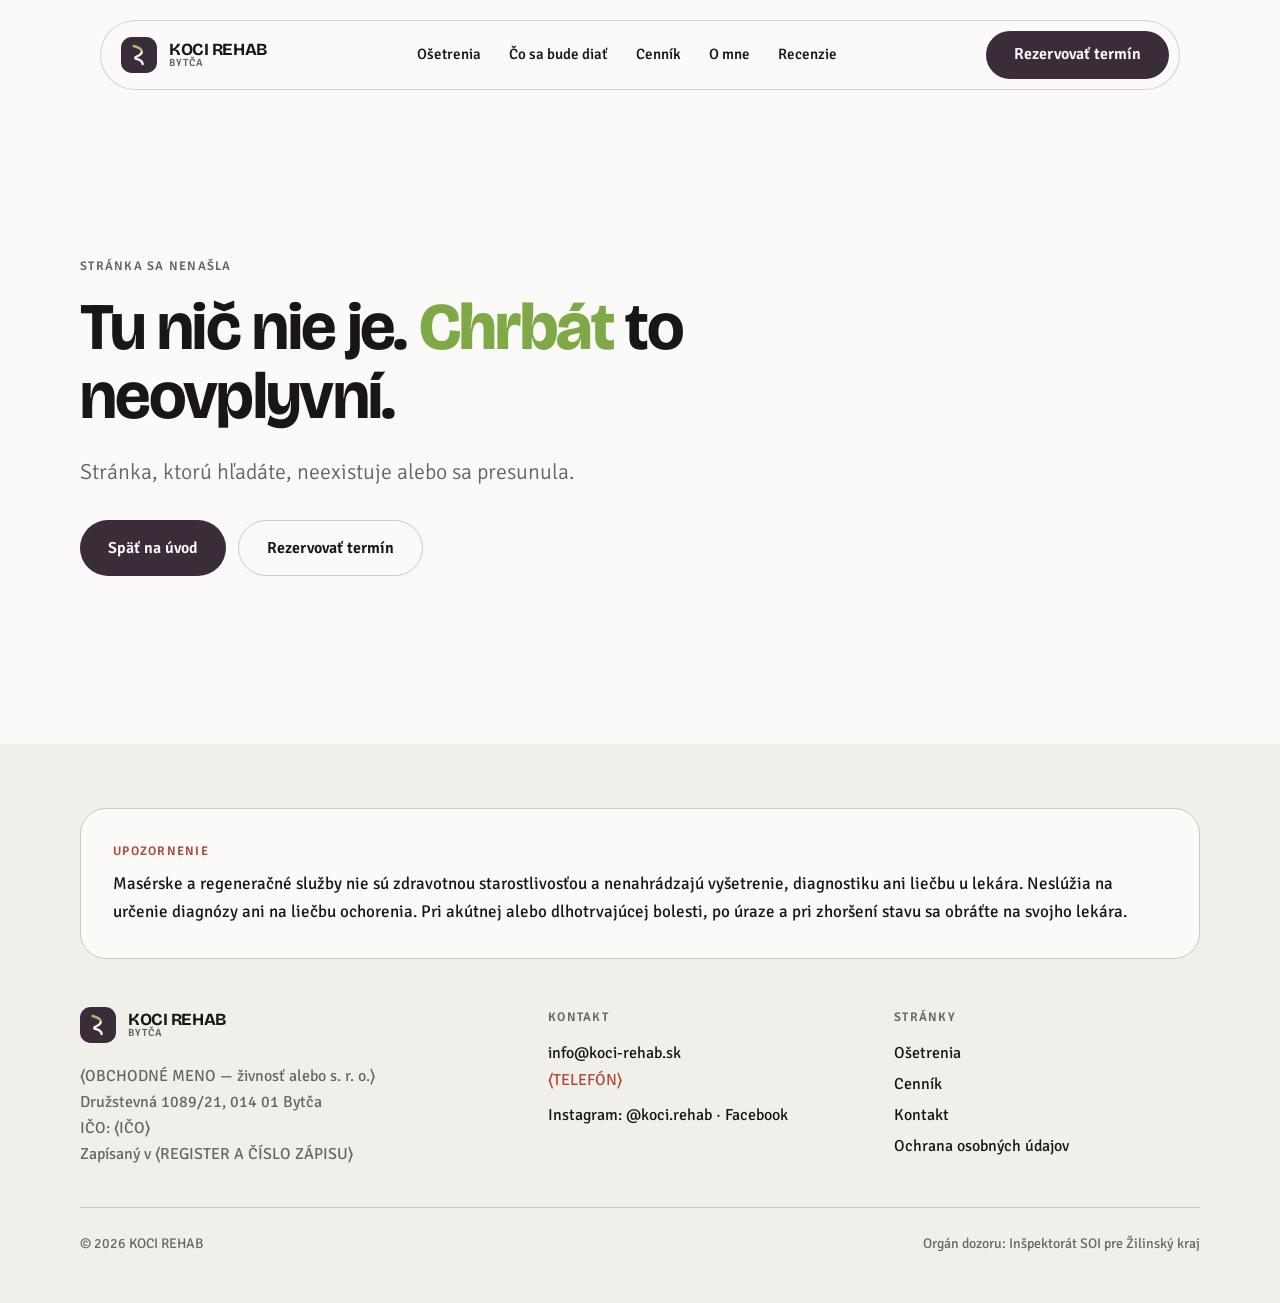
<file: index.html>
<!DOCTYPE html><html lang="sk"><head><meta charSet="utf-8"/><meta name="viewport" content="width=device-width, initial-scale=1"/><link rel="preload" as="image" href="/assets/miestnost-DCXzS1XY.jpg"/><link rel="stylesheet" href="/assets/styles-DVFn7D5O.css" data-precedence="default"/><link rel="stylesheet" href="https://fonts.googleapis.com/css2?family=Bricolage+Grotesque:opsz,wght@12..96,400..800&amp;family=Signika:wght@300;400;500;600;700&amp;display=swap" data-precedence="default"/><title>Bolesť chrbta Bytča — masáž chrbta a regenerácia | KOCI REHAB</title><meta name="author" content="KOCI REHAB"/><meta property="og:site_name" content="KOCI REHAB"/><meta name="description" content="Masáž chrbta v Bytči. Hodina, počas ktorej prejdeme, čo vás trápi, a uvoľníme to. Dopredu viete, čo sa bude diať aj koľko to stojí."/><meta property="og:title" content="Bolesť chrbta Bytča — masáž chrbta a regenerácia | KOCI REHAB"/><meta property="og:description" content="Masáž chrbta v Bytči. Hodina, počas ktorej prejdeme, čo vás trápi, a uvoľníme to. Dopredu viete, čo sa bude diať aj koľko to stojí."/><meta property="og:type" content="website"/><meta property="og:locale" content="sk_SK"/><meta name="twitter:card" content="summary_large_image"/><meta name="twitter:title" content="Bolesť chrbta Bytča — masáž chrbta a regenerácia | KOCI REHAB"/><meta name="twitter:description" content="Masáž chrbta v Bytči. Hodina, počas ktorej prejdeme, čo vás trápi, a uvoľníme to. Dopredu viete, čo sa bude diať aj koľko to stojí."/><link rel="modulepreload" href="/assets/index-Bzqu0JSJ.js"/><link rel="modulepreload" href="/assets/routes-Bjva4NBs.js"/><link rel="modulepreload" href="/assets/detaily-SzGJUnUM.js"/><link rel="modulepreload" href="/assets/miestnost-CCGuHum9.js"/><link rel="icon" href="/favicon.png" type="image/png"/><meta name="robots" content="noindex, nofollow"/><link rel="preconnect" href="https://fonts.googleapis.com"/><link rel="preconnect" href="https://fonts.gstatic.com" crossorigin="anonymous"/><script>document.documentElement.classList.add('js')</script><script type="application/ld+json">{"@context":"https://schema.org","@type":"LocalBusiness","name":"KOCI REHAB","description":"Masérske a regeneračné služby zamerané na chrbát a pohybový aparát.","email":"info@koci-rehab.sk","address":{"@type":"PostalAddress","streetAddress":"Družstevná 1089/21","postalCode":"014 01","addressLocality":"Bytča","addressCountry":"SK"}}</script><script type="application/ld+json">{"@context":"https://schema.org","@type":"FAQPage","mainEntity":[{"@type":"Question","name":"Bude to bolieť?","acceptedAnswer":{"@type":"Answer","text":"Pri uvoľňovaní stiahnutého svalu je tlak cítiť a môže byť nepríjemný. Vždy vopred poviem, čo idem robiť, a kedykoľvek môžete povedať, aby som prestal."}},{"@type":"Question","name":"Koľkokrát budem musieť prísť?","acceptedAnswer":{"@type":"Answer","text":"Spravidla päť sedení, ale presný počet je individuálny. Po prvom sedení vám poviem, čo si o tom myslím."}},{"@type":"Question","name":"Čo si mám obliecť?","acceptedAnswer":{"@type":"Answer","text":"Pohodlné oblečenie, v ktorom sa viete hýbať."}},{"@type":"Question","name":"Mám priniesť lekárske správy?","acceptedAnswer":{"@type":"Answer","text":"Ak ich máte, prineste. Pomôže mi to zorientovať sa — ale nenahrádza to vyšetrenie u lekára."}},{"@type":"Question","name":"Je to vhodné pre deti alebo pre starších?","acceptedAnswer":{"@type":"Answer","text":"Áno, pre deti aj dôchodcov je zvýhodnená cena. Pri deťoch sa vždy najprv rozprávame s rodičom."}},{"@type":"Question","name":"Môžem prísť preventívne, keď ma nič nebolí?","acceptedAnswer":{"@type":"Answer","text":"Áno a je to najlepší dôvod prísť. Pri preventívnej návšteve je práce menej a výsledok vydrží dlhšie."}},{"@type":"Question","name":"Čo ak mám akútnu bolesť?","acceptedAnswer":{"@type":"Answer","text":"Zavolajte. Povieme si po telefóne, či má zmysel prísť hneď, alebo najprv k lekárovi."}}]}</script><meta property="og:image" content="https://pub-bb2e103a32db4e198524a2e9ed8f35b4.r2.dev/lovp_61adejw85m9a0v0zsjh27c3vh3/a80eacad7b81d53045d0ef389733400b_1791509044679.png"><meta name="twitter:image" content="https://pub-bb2e103a32db4e198524a2e9ed8f35b4.r2.dev/lovp_61adejw85m9a0v0zsjh27c3vh3/a80eacad7b81d53045d0ef389733400b_1791509044679.png"></head><body><a href="#obsah" class="sr-only focus:not-sr-only focus:fixed focus:left-4 focus:top-4 focus:z-[90] focus:rounded-full focus:bg-papier focus:px-5 focus:py-3">Preskočiť na obsah</a><header class="fixed inset-x-0 top-5 z-50 hidden px-4 md:block"><nav aria-label="Hlavné menu" class="menu-pill mx-auto flex items-center justify-between gap-6 max-w-[1080px] py-2.5 pl-5 pr-2.5"><a class="flex items-center gap-3 active" aria-label="KOCI REHAB, úvod" href="/" data-status="active" aria-current="page"><svg viewBox="0 0 40 40" class="h-9 w-9" fill="none" aria-hidden="true"><rect width="40" height="40" rx="12" fill="var(--sliva)"></rect><path d="M14 10c6 1.5 9 3.5 9 6" stroke="var(--zelena-sv)" stroke-width="2.6" stroke-linecap="round"></path><path d="M23 17c0 2.5-3.5 4-7 5.5" stroke="var(--papier)" stroke-width="2.6" stroke-linecap="round"></path><path d="M16 24c4.5 1 8 3 8 6" stroke="var(--papier)" stroke-width="2.6" stroke-linecap="round"></path></svg><span class="leading-none"><span class="block font-display text-[17px] font-bold tracking-tight">KOCI REHAB</span><span class="stitok block text-[10.5px] text-seda">Bytča</span></span></a><ul class="flex items-center gap-1 text-[15px] font-medium"><li><a class="rounded-full px-3 py-2 transition-colors hover:bg-len" href="/osetrenia">Ošetrenia</a></li><li><a class="rounded-full px-3 py-2 transition-colors hover:bg-len" href="/co-sa-bude-diat">Čo sa bude diať</a></li><li><a class="rounded-full px-3 py-2 transition-colors hover:bg-len" href="/cennik">Cenník</a></li><li><a class="rounded-full px-3 py-2 transition-colors hover:bg-len" href="/kto-som">O mne</a></li><li><a class="rounded-full px-3 py-2 transition-colors hover:bg-len" href="/recenzie">Recenzie</a></li></ul><a class="btn btn-primar !h-12" href="/rezervacia">Rezervovať termín</a></nav></header><header class="fixed inset-x-0 top-3 z-50 px-3 md:hidden"><div class="menu-pill flex items-center justify-between px-3 py-2"><a class="flex items-center gap-3 active" aria-label="KOCI REHAB, úvod" href="/" data-status="active" aria-current="page"><svg viewBox="0 0 40 40" class="h-9 w-9" fill="none" aria-hidden="true"><rect width="40" height="40" rx="12" fill="var(--sliva)"></rect><path d="M14 10c6 1.5 9 3.5 9 6" stroke="var(--zelena-sv)" stroke-width="2.6" stroke-linecap="round"></path><path d="M23 17c0 2.5-3.5 4-7 5.5" stroke="var(--papier)" stroke-width="2.6" stroke-linecap="round"></path><path d="M16 24c4.5 1 8 3 8 6" stroke="var(--papier)" stroke-width="2.6" stroke-linecap="round"></path></svg><span class="leading-none"><span class="block font-display text-[17px] font-bold tracking-tight">KOCI REHAB</span><span class="stitok block text-[10.5px] text-seda">Bytča</span></span></a><button type="button" aria-expanded="false" aria-label="Menu" class="flex h-12 items-center gap-2 rounded-full px-4 font-medium">Menu <span class="plus"></span></button></div></header><div class="fixed inset-x-0 bottom-3 z-50 px-3 md:hidden"><div class="menu-pill p-1.5"><a class="btn btn-primar w-full" href="/rezervacia">Rezervovať termín</a></div></div><div class="prechod" aria-hidden="true"></div><main id="obsah"><!--$--><section class="obal flex min-h-screen items-center pb-14 pt-28 md:pt-32"><div class="grid w-full items-center gap-10 md:grid-cols-[1.2fr_1fr] md:gap-16"><div><p data-anim="true" class="stitok text-seda">Masérske a regeneračné služby · Bytča</p><h1 data-anim="nadpis" class="h1 mt-6">Bolí vás chrbát. <span class="zvyraz">Pozrieme sa prečo.</span></h1><p data-anim="true" style="--i:1" class="perex telo mt-7">Hodina, počas ktorej prejdeme, čo vás trápi, nájdeme, kde to viazne, a uvoľníme to. Dopredu viete, čo sa bude diať aj koľko to stojí.</p><div data-anim="true" style="--i:2" class="mt-9 flex flex-wrap gap-3"><a class="btn btn-primar" href="/rezervacia">Rezervovať termín <svg viewBox="0 0 24 24" class="h-5 w-5" fill="none" stroke="currentColor" stroke-width="1.25" stroke-linecap="round" stroke-linejoin="round" aria-hidden="true"><path d="M4 12h15M13 6l6 6-6 6"></path></svg></a><a href="#priebeh" class="btn btn-sek">Čo sa bude diať</a></div><dl data-anim="true" style="--i:3" class="mt-12 flex flex-wrap gap-x-10 gap-y-4 border-t border-linka pt-6"><div><dt class="stitok text-seda">Prvé sedenie</dt><dd class="cena mt-1">60 min · 90 €</dd></div><div><dt class="stitok text-seda">Pokračovanie</dt><dd class="cena mt-1">80 €</dd></div><div><dt class="stitok text-seda">Akútna bolesť</dt><dd class="mt-1 font-semibold text-tehla">Volajte, nepíšte</dd></div></dl></div><div class="relative mx-auto w-full max-w-[460px]"><figure class="aspect-[4/5]"><div data-anim="foto" class="overflow-hidden portret h-full"><img src="/assets/miestnost-DCXzS1XY.jpg" alt="Svetlá ošetrovňa s lehátkom pri okne" width="1280" height="1600" loading="eager" decoding="async" class="h-full w-full object-cover"/></div></figure><div class="absolute -bottom-5 left-6 rounded-full bg-papier px-6 py-3 shadow-[var(--shadow-soft)]"><p class="font-display text-[19px] font-semibold">Jozef Kocifaj</p></div></div></div></section><section class="obal sekcia pt-6"><div class="grid items-center gap-10 md:grid-cols-[1fr_1.2fr] md:gap-16"><figure class="order-2 aspect-[4/3] md:order-1"><div data-anim="foto" class="overflow-hidden rounded-[26px] h-full"><img src="/assets/detaily-B7zQPiTa.jpg" alt="Zrolované uteráky a fľaša oleja na drevenej poličke" width="1280" height="960" loading="lazy" decoding="async" class="h-full w-full object-cover"/></div><figcaption class="ilustr">Ilustračná fotografia.</figcaption></figure><div class="order-1 md:order-2"><h2 data-anim="nadpis" class="h2">Nesľubujem zázrak. Sľubujem, že budete <span class="zvyraz">vedieť, na čom ste.</span></h2><div class="telo mt-6 space-y-4"><p data-anim="true">Väčšina ľudí ku mne príde po tom, čo už skúsili tri iné veci. Preto nezačínam tým, čo urobím — začínam tým, že si prejdeme, odkedy to bolí, čo to zhoršuje a čo sa pri tom deje.</p><p data-anim="true" style="--i:1">Niekedy sa to uvoľní na prvom sedení. Niekedy to trvá päť sedení. A občas vám poviem, že toto patrí k lekárovi — aj keď to znamená, že u mňa neminiete ani euro.</p></div></div></div></section><section class="obal sekcia" id="problemy"><div class="mb-10 flex flex-wrap items-end justify-between gap-6"><h2 data-anim="nadpis" class="h2 max-w-[18ch]">S čím ku mne ľudia <span class="zvyraz">najčastejšie</span> chodia</h2><p class="text-seda">Vyberte vetu, ktorá sedí na vás.</p></div><div class="grid gap-4 sm:grid-cols-2 lg:grid-cols-3"><a data-anim="true" style="--i:0" class="karta karta-hover group flex min-h-[180px] flex-col justify-between p-7" href="/problem/sedenie"><span class="pruh pruh-rucne"></span><p class="font-display text-[23px] font-semibold leading-tight">„<!-- -->Bolí ma chrbát, keď dlho sedím<!-- -->.&quot;</p><span class="mt-6 inline-flex items-center gap-2 text-[16px] font-semibold text-seda transition-colors group-hover:text-atrament">Čo s tým urobíme<!-- --> <svg viewBox="0 0 24 24" class="h-5 w-5" fill="none" stroke="currentColor" stroke-width="1.25" stroke-linecap="round" stroke-linejoin="round" aria-hidden="true"><path d="M4 12h15M13 6l6 6-6 6"></path></svg></span></a><a data-anim="true" style="--i:1" class="karta karta-hover group flex min-h-[180px] flex-col justify-between p-7" href="/problem/rano"><span class="pruh pruh-rucne"></span><p class="font-display text-[23px] font-semibold leading-tight">„<!-- -->Ráno sa neviem narovnať<!-- -->.&quot;</p><span class="mt-6 inline-flex items-center gap-2 text-[16px] font-semibold text-seda transition-colors group-hover:text-atrament">Čo s tým urobíme<!-- --> <svg viewBox="0 0 24 24" class="h-5 w-5" fill="none" stroke="currentColor" stroke-width="1.25" stroke-linecap="round" stroke-linejoin="round" aria-hidden="true"><path d="M4 12h15M13 6l6 6-6 6"></path></svg></span></a><a data-anim="true" style="--i:2" class="karta karta-hover group flex min-h-[180px] flex-col justify-between p-7" href="/problem/kriz"><span class="pruh bg-tehla"></span><p class="font-display text-[23px] font-semibold leading-tight">„<!-- -->Strelilo mi do krížov<!-- -->.&quot;</p><span class="mt-6 inline-flex items-center gap-2 text-[16px] font-semibold text-seda transition-colors group-hover:text-atrament">Čo robiť hneď<!-- --> <svg viewBox="0 0 24 24" class="h-5 w-5" fill="none" stroke="currentColor" stroke-width="1.25" stroke-linecap="round" stroke-linejoin="round" aria-hidden="true"><path d="M4 12h15M13 6l6 6-6 6"></path></svg></span></a><a data-anim="true" style="--i:3" class="karta karta-hover group flex min-h-[180px] flex-col justify-between p-7" href="/problem/krk"><span class="pruh pruh-rucne"></span><p class="font-display text-[23px] font-semibold leading-tight">„<!-- -->Bolí ma krk a hlava<!-- -->.&quot;</p><span class="mt-6 inline-flex items-center gap-2 text-[16px] font-semibold text-seda transition-colors group-hover:text-atrament">Čo s tým urobíme<!-- --> <svg viewBox="0 0 24 24" class="h-5 w-5" fill="none" stroke="currentColor" stroke-width="1.25" stroke-linecap="round" stroke-linejoin="round" aria-hidden="true"><path d="M4 12h15M13 6l6 6-6 6"></path></svg></span></a><a data-anim="true" style="--i:4" class="karta karta-hover group flex min-h-[180px] flex-col justify-between p-7" href="/problem/sport"><span class="pruh pruh-rucne"></span><p class="font-display text-[23px] font-semibold leading-tight">„<!-- -->Športujem a niečo mi nesedí<!-- -->.&quot;</p><span class="mt-6 inline-flex items-center gap-2 text-[16px] font-semibold text-seda transition-colors group-hover:text-atrament">Čo s tým urobíme<!-- --> <svg viewBox="0 0 24 24" class="h-5 w-5" fill="none" stroke="currentColor" stroke-width="1.25" stroke-linecap="round" stroke-linejoin="round" aria-hidden="true"><path d="M4 12h15M13 6l6 6-6 6"></path></svg></span></a><a data-anim="true" style="--i:5" class="karta karta-hover group flex min-h-[180px] flex-col justify-between p-7" href="/problem/prevencia"><span class="pruh pruh-dlhodobo"></span><p class="font-display text-[23px] font-semibold leading-tight">„<!-- -->Nič ma nebolí, chcem to tak nechať<!-- -->.&quot;</p><span class="mt-6 inline-flex items-center gap-2 text-[16px] font-semibold text-seda transition-colors group-hover:text-atrament">Čo s tým urobíme<!-- --> <svg viewBox="0 0 24 24" class="h-5 w-5" fill="none" stroke="currentColor" stroke-width="1.25" stroke-linecap="round" stroke-linejoin="round" aria-hidden="true"><path d="M4 12h15M13 6l6 6-6 6"></path></svg></span></a></div></section><section id="priebeh" class="vlozena bg-sliva sekcia text-papier" data-vzdy="true"><div class="obal"><div class="grid gap-8 md:grid-cols-[1fr_1.3fr]"><div class="md:sticky md:top-32 md:self-start"><p class="stitok text-zelena-sv">Čo sa bude diať</p><h2 class="h2 mt-4 !text-papier">Úvodné sedenie, <span class="text-zelena-sv font-extrabold">minúta po minúte</span>.</h2><p class="mt-5 text-[17px] text-kamen">Takto spravidla vyzerá úvodné sedenie. Pri každom človeku sa to trochu líši.</p><div class="mt-8 rounded-[26px] bg-papier/5 p-6 ring-1 ring-papier/15"><p class="stitok text-zelena-sv">Čo si vziať so sebou</p><p class="mt-2 text-[17px]">Pohodlné oblečenie, v ktorom sa viete hýbať. Ak máte lekárske správy alebo snímky, prineste ich.</p></div></div><div class="relative"><svg class="osa absolute left-[11px] top-2 h-[calc(100%-16px)] w-[2px]" preserveAspectRatio="none" viewBox="0 0 2 100" aria-hidden="true"><path d="M1 0V100" stroke="var(--papier)" stroke-opacity=".18" stroke-width="2"></path><path d="M1 0V100" stroke="var(--zelena-sv)" stroke-width="2" pathLength="1" stroke-dasharray="1" stroke-dashoffset="1"></path></svg><ol class="space-y-9"><li class="osa-krok relative pl-12 zapnuty"><span class="absolute left-0 top-1.5 h-6 w-6 rounded-full border-2 transition-colors duration-500 border-zelena-sv bg-zelena-sv"></span><p class="stitok text-zelena-sv">Prvých 10 minút</p><h3 class="h3 mt-1 !text-papier">Rozprávame sa</h3><p class="mt-2 text-[18px] text-kamen telo">Poviete mi, čo vás bolí, odkedy, čo to zhoršuje a čo ste už skúšali. Nič si nevyzliekate.</p></li><li class="osa-krok relative pl-12 "><span class="absolute left-0 top-1.5 h-6 w-6 rounded-full border-2 transition-colors duration-500 border-papier/30 bg-sliva"></span><p class="stitok text-zelena-sv">10.–20. minúta</p><h3 class="h3 mt-1 !text-papier">Pozriem sa, ako sa hýbete</h3><p class="mt-2 text-[18px] text-kamen telo">Zhodnotím držanie tela a rozsah pohybu. Predklon, úklon, otočenie. Nájdeme, kde to viazne.</p></li><li class="osa-krok relative pl-12 "><span class="absolute left-0 top-1.5 h-6 w-6 rounded-full border-2 transition-colors duration-500 border-papier/30 bg-sliva"></span><p class="stitok text-zelena-sv">20.–45. minúta</p><h3 class="h3 mt-1 !text-papier">Ručná práca</h3><p class="mt-2 text-[18px] text-kamen telo">Uvoľnenie stiahnutých svalov, práca s chrbticou a kĺbmi. Poviem vopred, čo budem robiť, a kedykoľvek môžete povedať stop.</p></li><li class="osa-krok relative pl-12 "><span class="absolute left-0 top-1.5 h-6 w-6 rounded-full border-2 transition-colors duration-500 border-papier/30 bg-sliva"></span><p class="stitok text-zelena-sv">45.–55. minúta</p><h3 class="h3 mt-1 !text-papier">Cvičenie a pomôcky</h3><p class="mt-2 text-[18px] text-kamen telo">Podľa potreby strečing, fitlopta, veslovací prístroj alebo bankovanie.</p></li><li class="osa-krok relative pl-12 "><span class="absolute left-0 top-1.5 h-6 w-6 rounded-full border-2 transition-colors duration-500 border-papier/30 bg-sliva"></span><p class="stitok text-zelena-sv">Posledných 5 minút</p><h3 class="h3 mt-1 !text-papier">Čo ďalej</h3><p class="mt-2 text-[18px] text-kamen telo">Poviem vám, čo som našiel, čo s tým viete robiť doma a či má zmysel prísť znova.</p></li></ol><a class="btn btn-svetle mt-10 ml-12" href="/co-sa-bude-diat">Celý priebeh podrobne <svg viewBox="0 0 24 24" class="h-5 w-5" fill="none" stroke="currentColor" stroke-width="1.25" stroke-linecap="round" stroke-linejoin="round" aria-hidden="true"><path d="M4 12h15M13 6l6 6-6 6"></path></svg></a></div></div></div></section><section id="cennik" class="obal sekcia" data-vzdy="true"><div class="mb-10 flex flex-wrap items-end justify-between gap-6"><h2 class="h2 max-w-[20ch]">Cenník. <span class="zvyraz">Celý</span>, bez hviezdičiek.</h2><div class="flex gap-5 text-[15px] text-seda"><span class="flex items-center gap-2"><span class="h-2.5 w-2.5 rounded-full bg-zelena"></span>Ručné ošetrenia</span><span class="flex items-center gap-2"><span class="h-2.5 w-2.5 rounded-full bg-modra"></span>Prístroje</span></div></div><div class="grid gap-4 md:grid-cols-2"><article class="karta karta-hover flex flex-col p-7"><span class="pruh pruh-rucne"></span><div class="flex items-start justify-between gap-4"><h3 class="h3">Úvodná konzultácia</h3><p class="cena whitespace-nowrap">90<!-- --> €</p></div><p class="mt-3 text-[17px] text-seda">Pre každého, kto je u mňa prvýkrát. Prejdeme, čo vás trápi, pozriem sa, ako sa hýbete, a urobíme prvé ošetrenie.</p></article><article class="karta karta-hover flex flex-col p-7"><span class="pruh pruh-rucne"></span><div class="flex items-start justify-between gap-4"><h3 class="h3">Pokračovacie sedenie</h3><p class="cena whitespace-nowrap">80<!-- --> €</p></div><p class="mt-3 text-[17px] text-seda">Pohybová regenerácia, prístrojová masáž, bankovanie — sklom, umelohmotnými bankami aj za pohybu. Podľa potreby veslovací prístroj, fitlopta a ďalšie pomôcky.</p></article><article class="karta karta-hover flex flex-col p-7"><span class="pruh pruh-rucne"></span><div class="flex items-start justify-between gap-4"><h3 class="h3">Pokračovacie sedenie — dôchodcovia a deti</h3><p class="cena whitespace-nowrap">70<!-- --> €</p></div><p class="mt-3 text-[17px] text-seda">To isté v zvýhodnenej cene.</p></article><article class="karta karta-hover flex flex-col p-7"><span class="pruh pruh-rucne"></span><div class="flex items-start justify-between gap-4"><h3 class="h3">Zrovnanie celého tela</h3><p class="cena whitespace-nowrap">100<!-- --> €</p></div><p class="mt-3 text-[17px] text-seda">Komplexná práca s chrbticou, panvou a kĺbmi horných aj dolných končatín. Vykonáva sa samostatne a na vyžiadanie, spravidla ako posledný krok.</p><div class="mt-4 flex flex-wrap gap-2"><span class="rounded-full bg-papier px-4 py-1.5 text-[15px]">Stály zákazník: <b class="cena !text-[16px]">90<!-- --> €</b></span></div></article><article class="karta karta-hover flex flex-col p-7"><span class="pruh pruh-pristroj"></span><div class="flex items-start justify-between gap-4"><h3 class="h3">Andulačné cvičenie</h3><p class="cena whitespace-nowrap">20<!-- --> €</p></div><p class="mt-3 text-[17px] text-seda">Sedenie na andulačnom prístroji, ktorý kombinuje vibrácie a infračervené teplo.</p><div class="mt-4 flex flex-wrap gap-2"><span class="rounded-full bg-papier px-4 py-1.5 text-[15px]">Permanentka <!-- -->5<!-- -->×: <b class="cena !text-[16px]">90<!-- --> €</b></span><span class="rounded-full bg-papier px-4 py-1.5 text-[15px]">Permanentka <!-- -->10<!-- -->×: <b class="cena !text-[16px]">150<!-- --> €</b></span></div></article><article class="karta karta-hover flex flex-col p-7"><span class="pruh pruh-pristroj"></span><div class="flex items-start justify-between gap-4"><h3 class="h3">Masážne kreslo PRESIDENT</h3><p class="cena whitespace-nowrap">20<!-- --> €</p></div><p class="mt-3 text-[17px] text-seda">3D masážne kreslo, ktoré naskenuje chrbát, ramená a krk a prispôsobí sa postave. Celotelová masáž so 60 vzduchovými vankúšmi, masáž lýtok a reflexná masáž chodidiel.</p></article><article class="karta karta-hover flex flex-col p-7"><span class="pruh pruh-pristroj"></span><div class="flex items-start justify-between gap-4"><h3 class="h3">Super indukčný systém</h3><p class="cena whitespace-nowrap">50<!-- --> €</p></div><p class="mt-3 text-[17px] text-seda">Prístrojové ošetrenie elektromagnetickým poľom. Pri zakúpení SIS je zľava 10 € na anduláciu alebo masážne kreslo, šieste sedenie zadarmo.</p></article></div><div class="mt-6 grid gap-4 md:grid-cols-[1.6fr_1fr]"><div class="karta p-7"><span class="pruh pruh-dlhodobo"></span><p class="stitok text-fialova">Stály zákazník</p><p class="mt-2">Stálym zákazníkom sa stanete po ôsmich sedeniach celej chrbtice, ak chodíte preventívne na kontrolu v priebehu jedného až dvoch mesiacov po dohode. Zákaznícku kartu dostanete na recepcii a zahŕňa zľavy 10–20 %.</p></div><div class="flex flex-col justify-center rounded-[26px] border border-linka p-7 text-[16px] text-seda"><p>Ceny sú uvedené <span class="placeholder-hodnota">⟨DPH⟩</span>.</p><p class="mt-2">Platí cenník od roku 2024.</p></div></div></section><section id="otazky" class="bg-len vlozena sekcia"><div class="obal grid gap-10 md:grid-cols-[1fr_1.6fr]"><div><h2 data-anim="nadpis" class="h2">Na čo sa ľudia <span class="zvyraz">pýtajú</span> pred prvým sedením</h2><p class="mt-5 text-seda">Ak tu vaša otázka nie je, napíšte na <a class="underline" href="mailto:info@koci-rehab.sk">info@koci-rehab.sk</a>.</p></div><ul class="divide-y divide-linka border-y border-linka"><li><button type="button" aria-expanded="true" aria-controls="odp-0" class="flex min-h-16 w-full items-center justify-between gap-6 py-5 text-left font-display text-[21px] font-semibold">Bude to bolieť?<span class="plus"></span></button><div id="odp-0" class="rozbal" data-open="true"><div><p class="telo pb-6 text-seda">Pri uvoľňovaní stiahnutého svalu je tlak cítiť a môže byť nepríjemný. Vždy vopred poviem, čo idem robiť, a kedykoľvek môžete povedať, aby som prestal.</p></div></div></li><li><button type="button" aria-expanded="false" aria-controls="odp-1" class="flex min-h-16 w-full items-center justify-between gap-6 py-5 text-left font-display text-[21px] font-semibold">Koľkokrát budem musieť prísť?<span class="plus"></span></button><div id="odp-1" class="rozbal" data-open="false"><div><p class="telo pb-6 text-seda">Spravidla päť sedení, ale presný počet je individuálny. Po prvom sedení vám poviem, čo si o tom myslím.</p></div></div></li><li><button type="button" aria-expanded="false" aria-controls="odp-2" class="flex min-h-16 w-full items-center justify-between gap-6 py-5 text-left font-display text-[21px] font-semibold">Čo si mám obliecť?<span class="plus"></span></button><div id="odp-2" class="rozbal" data-open="false"><div><p class="telo pb-6 text-seda">Pohodlné oblečenie, v ktorom sa viete hýbať.</p></div></div></li><li><button type="button" aria-expanded="false" aria-controls="odp-3" class="flex min-h-16 w-full items-center justify-between gap-6 py-5 text-left font-display text-[21px] font-semibold">Mám priniesť lekárske správy?<span class="plus"></span></button><div id="odp-3" class="rozbal" data-open="false"><div><p class="telo pb-6 text-seda">Ak ich máte, prineste. Pomôže mi to zorientovať sa — ale nenahrádza to vyšetrenie u lekára.</p></div></div></li><li><button type="button" aria-expanded="false" aria-controls="odp-4" class="flex min-h-16 w-full items-center justify-between gap-6 py-5 text-left font-display text-[21px] font-semibold">Je to vhodné pre deti alebo pre starších?<span class="plus"></span></button><div id="odp-4" class="rozbal" data-open="false"><div><p class="telo pb-6 text-seda">Áno, pre deti aj dôchodcov je zvýhodnená cena. Pri deťoch sa vždy najprv rozprávame s rodičom.</p></div></div></li><li><button type="button" aria-expanded="false" aria-controls="odp-5" class="flex min-h-16 w-full items-center justify-between gap-6 py-5 text-left font-display text-[21px] font-semibold">Môžem prísť preventívne, keď ma nič nebolí?<span class="plus"></span></button><div id="odp-5" class="rozbal" data-open="false"><div><p class="telo pb-6 text-seda">Áno a je to najlepší dôvod prísť. Pri preventívnej návšteve je práce menej a výsledok vydrží dlhšie.</p></div></div></li><li><button type="button" aria-expanded="false" aria-controls="odp-6" class="flex min-h-16 w-full items-center justify-between gap-6 py-5 text-left font-display text-[21px] font-semibold">Čo ak mám akútnu bolesť?<span class="plus"></span></button><div id="odp-6" class="rozbal" data-open="false"><div><p class="telo pb-6 text-seda">Zavolajte. Povieme si po telefóne, či má zmysel prísť hneď, alebo najprv k lekárovi.</p></div></div></li></ul></div></section><section class="obal sekcia" id="rezervacia"><div class="grid gap-10 md:grid-cols-[1fr_1.5fr]"><div><h2 data-anim="nadpis" class="h2">Napíšte mi, <span class="zvyraz">čo vás trápi</span>.</h2><p class="mt-5 text-seda">Ozvem sa s termínom. Pri akútnej bolesti, keď vám strelilo do krížov, volajte — povieme si, či má zmysel prísť hneď, alebo najprv k lekárovi.</p><p class="mt-5 cena text-tehla">⟨TELEFÓN⟩</p></div><form class="karta grid gap-5 p-6 md:p-10"><span class="pruh pruh-rucne"></span><div class="grid gap-5 md:grid-cols-2"><label class="grid gap-2"><span class="font-medium">Meno a priezvisko</span><input required="" autoComplete="name" class="pole" name="meno"/></label><label class="grid gap-2"><span class="font-medium">Telefón</span><input required="" type="tel" autoComplete="tel" class="pole" name="telefon"/></label></div><label class="grid gap-2"><span class="font-medium">E-mail</span><input required="" type="email" autoComplete="email" class="pole" name="email"/></label><label class="grid gap-2"><span class="font-medium">Čo vás trápi</span><textarea name="problem" rows="4" class="pole" placeholder="Napríklad: bolí ma chrbát, keď dlho sedím, asi tri mesiace."></textarea></label><fieldset class="grid gap-2"><legend class="mb-2 font-medium">Ste u mňa prvýkrát?</legend><div class="flex gap-3"><button type="button" class="pilulka" aria-pressed="true">Áno, prvýkrát</button><button type="button" class="pilulka" aria-pressed="false">Nie, už som bol/a</button></div></fieldset><label class="flex items-start gap-3 text-[16px]"><input required="" type="checkbox" class="mt-1 h-6 w-6 flex-none accent-[var(--zelena)]"/><span>Súhlasím so <a class="underline" href="/ochrana-osobnych-udajov">spracovaním osobných údajov</a> na účel vybavenia rezervácie.</span></label><label class="flex items-start gap-3 text-[16px]"><input required="" type="checkbox" class="mt-1 h-6 w-6 flex-none accent-[var(--zelena)]"/><span>Beriem na vedomie, že ide o masérsku a regeneračnú službu, nie o zdravotnú starostlivosť, a že nenahrádza vyšetrenie u lekára.</span></label><div class="flex flex-wrap items-center gap-5"><button type="submit" class="btn btn-primar">Odoslať žiadosť o termín <svg viewBox="0 0 24 24" class="h-5 w-5" fill="none" stroke="currentColor" stroke-width="1.25" stroke-linecap="round" stroke-linejoin="round" aria-hidden="true"><path d="M4 12h15M13 6l6 6-6 6"></path></svg></button><p class="text-[16px] text-seda">Pri akútnej bolesti volajte: <span class="text-tehla">⟨TELEFÓN⟩</span></p></div></form></div></section><script>(function(a,f){let l;try{l=JSON.parse(sessionStorage.getItem(a)||"{}")}catch{return}const n=l?.[f||history.state?.__TSR_key];let c=!1;for(const t in n){const e=n[t],o=e?.scrollX,s=e?.scrollY;if(Number.isFinite(o)&&Number.isFinite(s)){if(t==="window")scrollTo(o,s),c=!0;else if(t)try{const r=document.querySelector(t);r&&(r.scrollLeft=o,r.scrollTop=s)}catch{}}}if(c)return;const i=location.hash.slice(1);if(i){const t=history.state?.__hashScrollIntoViewOptions??!0;if(t){const e=document.getElementById(i);e&&e.scrollIntoView(t)}return}scrollTo(0,0)})("tsr-scroll-restoration-v1_3");document.currentScript.remove()</script><!--/$--></main><footer class="mt-6 bg-len pb-28 pt-16 md:pb-12"><div class="obal"><div data-vzdy="true" class="rounded-[26px] border border-linka bg-papier p-6 md:p-8"><p class="stitok mb-2 text-tehla">Upozornenie</p><p class="text-[17px] leading-relaxed">Masérske a regeneračné služby nie sú zdravotnou starostlivosťou a nenahrádzajú vyšetrenie, diagnostiku ani liečbu u lekára. Neslúžia na určenie diagnózy ani na liečbu ochorenia. Pri akútnej alebo dlhotrvajúcej bolesti, po úraze a pri zhoršení stavu sa obráťte na svojho lekára.</p></div><div class="mt-12 grid gap-10 md:grid-cols-[1.4fr_1fr_1fr]"><div><a class="flex items-center gap-3 active" aria-label="KOCI REHAB, úvod" href="/" data-status="active" aria-current="page"><svg viewBox="0 0 40 40" class="h-9 w-9" fill="none" aria-hidden="true"><rect width="40" height="40" rx="12" fill="var(--sliva)"></rect><path d="M14 10c6 1.5 9 3.5 9 6" stroke="var(--zelena-sv)" stroke-width="2.6" stroke-linecap="round"></path><path d="M23 17c0 2.5-3.5 4-7 5.5" stroke="var(--papier)" stroke-width="2.6" stroke-linecap="round"></path><path d="M16 24c4.5 1 8 3 8 6" stroke="var(--papier)" stroke-width="2.6" stroke-linecap="round"></path></svg><span class="leading-none"><span class="block font-display text-[17px] font-bold tracking-tight">KOCI REHAB</span><span class="stitok block text-[10.5px] text-seda">Bytča</span></span></a><p class="mt-5 text-[16px] leading-relaxed text-seda">⟨OBCHODNÉ MENO — živnosť alebo s. r. o.⟩<br/>Družstevná 1089/21, 014 01 Bytča<br/>IČO: <!-- -->⟨IČO⟩<br/>Zapísaný v <!-- -->⟨REGISTER A ČÍSLO ZÁPISU⟩</p></div><div class="text-[16px]"><p class="stitok mb-3 text-seda">Kontakt</p><p><a class="underline-offset-4 hover:underline" href="mailto:info@koci-rehab.sk">info@koci-rehab.sk</a></p><p class="text-tehla">⟨TELEFÓN⟩</p><p class="mt-2"><a href="https://www.instagram.com/koci.rehab/" class="hover:underline" rel="noopener" target="_blank">Instagram: @koci.rehab</a> ·<!-- --> <a href="https://www.facebook.com/" class="hover:underline" rel="noopener" target="_blank">Facebook</a></p></div><div class="text-[16px]"><p class="stitok mb-3 text-seda">Stránky</p><ul class="space-y-1"><li><a class="hover:underline" href="/osetrenia">Ošetrenia</a></li><li><a class="hover:underline" href="/cennik">Cenník</a></li><li><a class="hover:underline" href="/kontakt">Kontakt</a></li><li><a class="hover:underline" href="/ochrana-osobnych-udajov">Ochrana osobných údajov</a></li></ul></div></div><div class="mt-10 flex flex-wrap justify-between gap-3 border-t border-linka pt-6 text-[14px] text-seda"><p>© <!-- -->2026<!-- --> KOCI REHAB</p><p>Orgán dozoru: Inšpektorát SOI pre Žilinský kraj</p></div></div></footer><script data-tsr-stream-part="">(self.$R=self.$R||{})["tsr"]=[];self.$_TSR={h(){this.hydrated=!0,this.c()},e(){this.streamEnded=!0,this.c()},c(){this.hydrated&&this.streamEnded&&(delete self.$_TSR,delete self.$R.tsr)},p(e){this.initialized?e():this.buffer.push(e)},buffer:[]};$_TSR.router=($R=>$R[0]={manifest:$R[1]={routes:$R[2]={__root__:$R[3]={preloads:$R[4]=["/assets/index-Bzqu0JSJ.js"],scripts:$R[5]=[$R[6]={attrs:$R[7]={type:"module",async:!0,src:"/assets/index-Bzqu0JSJ.js"}}]},"/":$R[8]={preloads:$R[9]=["/assets/routes-Bjva4NBs.js","/assets/detaily-SzGJUnUM.js","/assets/miestnost-CCGuHum9.js"]}}},matches:$R[10]=[$R[11]={i:"__root__ ",u:1791512288667,s:"success",ssr:!0},$R[12]={i:"  ",u:1791512288667,s:"success",ssr:!0}]})($R["tsr"]);$_TSR.e();{let s=document.currentScript,p;while((p=s.previousElementSibling)&&p.hasAttribute('data-tsr-stream-part'))p.remove();s.remove()}</script><script type="module" async="" src="/assets/index-Bzqu0JSJ.js"></script><script>document.currentScript.remove();/*$tsr-stream-boundary*/</script></body></html>
</file>
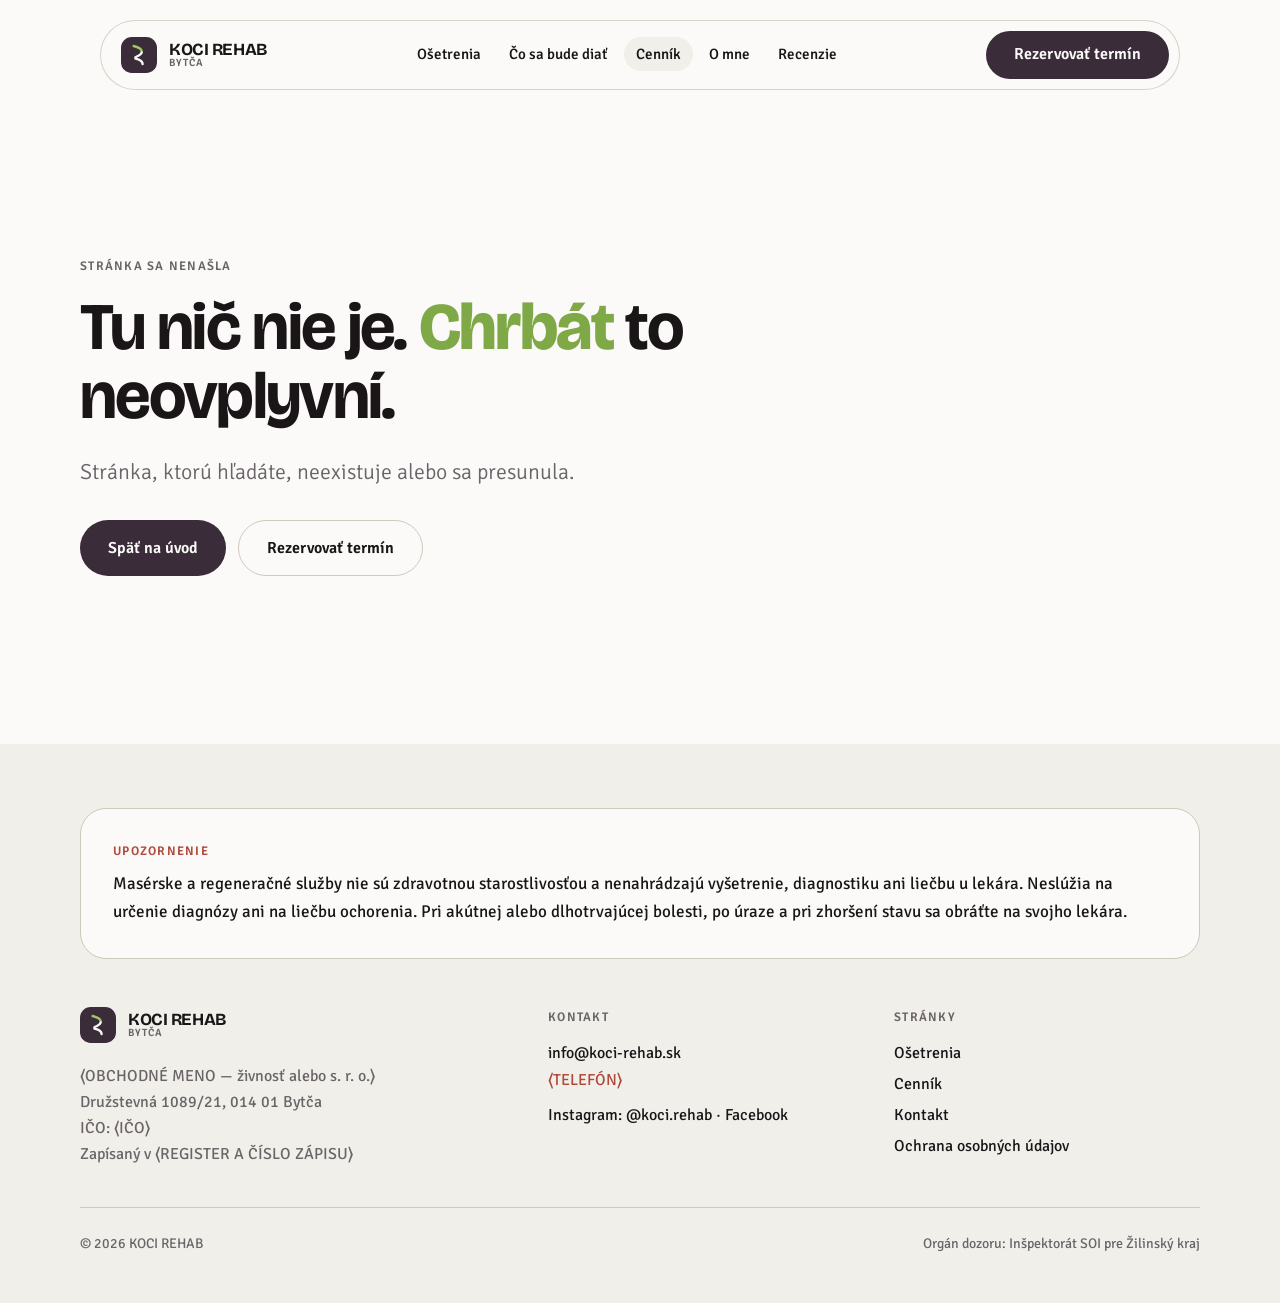
<file: cennik/index.html>
<!DOCTYPE html><html lang="sk"><head><meta charSet="utf-8"/><meta name="viewport" content="width=device-width, initial-scale=1"/><link rel="preload" as="image" href="/assets/kreslo-CS8M28hM.jpg"/><link rel="stylesheet" href="/assets/styles-DVFn7D5O.css" data-precedence="default"/><link rel="stylesheet" href="https://fonts.googleapis.com/css2?family=Bricolage+Grotesque:opsz,wght@12..96,400..800&amp;family=Signika:wght@300;400;500;600;700&amp;display=swap" data-precedence="default"/><title>Cenník — masáž chrbta Bytča | KOCI REHAB</title><meta name="author" content="KOCI REHAB"/><meta property="og:site_name" content="KOCI REHAB"/><meta name="description" content="Úvodná konzultácia 90 €, pokračovacie sedenie 80 €, andulačné cvičenie 20 €. Celý cenník bez schovávania."/><meta property="og:title" content="Cenník — masáž chrbta Bytča | KOCI REHAB"/><meta property="og:description" content="Úvodná konzultácia 90 €, pokračovacie sedenie 80 €, andulačné cvičenie 20 €. Celý cenník bez schovávania."/><meta property="og:type" content="website"/><meta property="og:locale" content="sk_SK"/><meta name="twitter:card" content="summary_large_image"/><meta name="twitter:title" content="Cenník — masáž chrbta Bytča | KOCI REHAB"/><meta name="twitter:description" content="Úvodná konzultácia 90 €, pokračovacie sedenie 80 €, andulačné cvičenie 20 €. Celý cenník bez schovávania."/><link rel="modulepreload" href="/assets/index-Bzqu0JSJ.js"/><link rel="modulepreload" href="/assets/cennik-BSwEQ0P5.js"/><link rel="modulepreload" href="/assets/kreslo-CDTqhm0U.js"/><link rel="icon" href="/favicon.png" type="image/png"/><meta name="robots" content="noindex, nofollow"/><link rel="preconnect" href="https://fonts.googleapis.com"/><link rel="preconnect" href="https://fonts.gstatic.com" crossorigin="anonymous"/><script>document.documentElement.classList.add('js')</script><meta property="og:image" content="https://pub-bb2e103a32db4e198524a2e9ed8f35b4.r2.dev/lovp_61adejw85m9a0v0zsjh27c3vh3/a80eacad7b81d53045d0ef389733400b_1791509044679.png"><meta name="twitter:image" content="https://pub-bb2e103a32db4e198524a2e9ed8f35b4.r2.dev/lovp_61adejw85m9a0v0zsjh27c3vh3/a80eacad7b81d53045d0ef389733400b_1791509044679.png"></head><body><a href="#obsah" class="sr-only focus:not-sr-only focus:fixed focus:left-4 focus:top-4 focus:z-[90] focus:rounded-full focus:bg-papier focus:px-5 focus:py-3">Preskočiť na obsah</a><header class="fixed inset-x-0 top-5 z-50 hidden px-4 md:block"><nav aria-label="Hlavné menu" class="menu-pill mx-auto flex items-center justify-between gap-6 max-w-[1080px] py-2.5 pl-5 pr-2.5"><a class="flex items-center gap-3" aria-label="KOCI REHAB, úvod" href="/"><svg viewBox="0 0 40 40" class="h-9 w-9" fill="none" aria-hidden="true"><rect width="40" height="40" rx="12" fill="var(--sliva)"></rect><path d="M14 10c6 1.5 9 3.5 9 6" stroke="var(--zelena-sv)" stroke-width="2.6" stroke-linecap="round"></path><path d="M23 17c0 2.5-3.5 4-7 5.5" stroke="var(--papier)" stroke-width="2.6" stroke-linecap="round"></path><path d="M16 24c4.5 1 8 3 8 6" stroke="var(--papier)" stroke-width="2.6" stroke-linecap="round"></path></svg><span class="leading-none"><span class="block font-display text-[17px] font-bold tracking-tight">KOCI REHAB</span><span class="stitok block text-[10.5px] text-seda">Bytča</span></span></a><ul class="flex items-center gap-1 text-[15px] font-medium"><li><a class="rounded-full px-3 py-2 transition-colors hover:bg-len" href="/osetrenia">Ošetrenia</a></li><li><a class="rounded-full px-3 py-2 transition-colors hover:bg-len" href="/co-sa-bude-diat">Čo sa bude diať</a></li><li><a class="rounded-full px-3 py-2 transition-colors hover:bg-len bg-len" href="/cennik" data-status="active" aria-current="page">Cenník</a></li><li><a class="rounded-full px-3 py-2 transition-colors hover:bg-len" href="/kto-som">O mne</a></li><li><a class="rounded-full px-3 py-2 transition-colors hover:bg-len" href="/recenzie">Recenzie</a></li></ul><a class="btn btn-primar !h-12" href="/rezervacia">Rezervovať termín</a></nav></header><header class="fixed inset-x-0 top-3 z-50 px-3 md:hidden"><div class="menu-pill flex items-center justify-between px-3 py-2"><a class="flex items-center gap-3" aria-label="KOCI REHAB, úvod" href="/"><svg viewBox="0 0 40 40" class="h-9 w-9" fill="none" aria-hidden="true"><rect width="40" height="40" rx="12" fill="var(--sliva)"></rect><path d="M14 10c6 1.5 9 3.5 9 6" stroke="var(--zelena-sv)" stroke-width="2.6" stroke-linecap="round"></path><path d="M23 17c0 2.5-3.5 4-7 5.5" stroke="var(--papier)" stroke-width="2.6" stroke-linecap="round"></path><path d="M16 24c4.5 1 8 3 8 6" stroke="var(--papier)" stroke-width="2.6" stroke-linecap="round"></path></svg><span class="leading-none"><span class="block font-display text-[17px] font-bold tracking-tight">KOCI REHAB</span><span class="stitok block text-[10.5px] text-seda">Bytča</span></span></a><button type="button" aria-expanded="false" aria-label="Menu" class="flex h-12 items-center gap-2 rounded-full px-4 font-medium">Menu <span class="plus"></span></button></div></header><div class="fixed inset-x-0 bottom-3 z-50 px-3 md:hidden"><div class="menu-pill p-1.5"><a class="btn btn-primar w-full" href="/rezervacia">Rezervovať termín</a></div></div><div class="prechod" aria-hidden="true"></div><main id="obsah"><!--$--><section class="obal pt-28 pb-10 md:pt-36"><div class="grid items-end gap-10 md:grid-cols-[1.15fr_1fr]"><div><p data-anim="true" class="stitok mb-5 text-seda">Cenník</p><h1 data-anim="nadpis" class="h1">Cena je známa <span class="zvyraz">vopred</span>.</h1><p data-anim="true" style="--i:1" class="perex telo mt-6">Žiadne prekvapenia pri platení. Prvé sedenie je úvodná konzultácia s ošetrením, ďalšie sú pokračovacie.</p><div data-anim="true" style="--i:2" class="mt-8"><a class="btn btn-primar" href="/rezervacia">Rezervovať termín <svg viewBox="0 0 24 24" class="h-5 w-5" fill="none" stroke="currentColor" stroke-width="1.25" stroke-linecap="round" stroke-linejoin="round" aria-hidden="true"><path d="M4 12h15M13 6l6 6-6 6"></path></svg></a></div></div><figure class="aspect-[4/3]"><div data-anim="foto" class="overflow-hidden rounded-[26px] h-full"><img src="/assets/kreslo-CS8M28hM.jpg" alt="Masážne kreslo v rohu miestnosti" width="1280" height="960" loading="eager" decoding="async" class="h-full w-full object-cover"/></div><figcaption class="ilustr">Ilustračná fotografia.</figcaption></figure></div></section><section id="cennik" class="obal sekcia" data-vzdy="true"><div class="mb-10 flex flex-wrap items-end justify-between gap-6"><h2 class="h2 max-w-[20ch]">Cenník. <span class="zvyraz">Celý</span>, bez hviezdičiek.</h2><div class="flex gap-5 text-[15px] text-seda"><span class="flex items-center gap-2"><span class="h-2.5 w-2.5 rounded-full bg-zelena"></span>Ručné ošetrenia</span><span class="flex items-center gap-2"><span class="h-2.5 w-2.5 rounded-full bg-modra"></span>Prístroje</span></div></div><div class="grid gap-4 md:grid-cols-2"><article class="karta karta-hover flex flex-col p-7"><span class="pruh pruh-rucne"></span><div class="flex items-start justify-between gap-4"><h3 class="h3">Úvodná konzultácia</h3><p class="cena whitespace-nowrap">90<!-- --> €</p></div><p class="mt-3 text-[17px] text-seda">Pre každého, kto je u mňa prvýkrát. Prejdeme, čo vás trápi, pozriem sa, ako sa hýbete, a urobíme prvé ošetrenie.</p></article><article class="karta karta-hover flex flex-col p-7"><span class="pruh pruh-rucne"></span><div class="flex items-start justify-between gap-4"><h3 class="h3">Pokračovacie sedenie</h3><p class="cena whitespace-nowrap">80<!-- --> €</p></div><p class="mt-3 text-[17px] text-seda">Pohybová regenerácia, prístrojová masáž, bankovanie — sklom, umelohmotnými bankami aj za pohybu. Podľa potreby veslovací prístroj, fitlopta a ďalšie pomôcky.</p></article><article class="karta karta-hover flex flex-col p-7"><span class="pruh pruh-rucne"></span><div class="flex items-start justify-between gap-4"><h3 class="h3">Pokračovacie sedenie — dôchodcovia a deti</h3><p class="cena whitespace-nowrap">70<!-- --> €</p></div><p class="mt-3 text-[17px] text-seda">To isté v zvýhodnenej cene.</p></article><article class="karta karta-hover flex flex-col p-7"><span class="pruh pruh-rucne"></span><div class="flex items-start justify-between gap-4"><h3 class="h3">Zrovnanie celého tela</h3><p class="cena whitespace-nowrap">100<!-- --> €</p></div><p class="mt-3 text-[17px] text-seda">Komplexná práca s chrbticou, panvou a kĺbmi horných aj dolných končatín. Vykonáva sa samostatne a na vyžiadanie, spravidla ako posledný krok.</p><div class="mt-4 flex flex-wrap gap-2"><span class="rounded-full bg-papier px-4 py-1.5 text-[15px]">Stály zákazník: <b class="cena !text-[16px]">90<!-- --> €</b></span></div></article><article class="karta karta-hover flex flex-col p-7"><span class="pruh pruh-pristroj"></span><div class="flex items-start justify-between gap-4"><h3 class="h3">Andulačné cvičenie</h3><p class="cena whitespace-nowrap">20<!-- --> €</p></div><p class="mt-3 text-[17px] text-seda">Sedenie na andulačnom prístroji, ktorý kombinuje vibrácie a infračervené teplo.</p><div class="mt-4 flex flex-wrap gap-2"><span class="rounded-full bg-papier px-4 py-1.5 text-[15px]">Permanentka <!-- -->5<!-- -->×: <b class="cena !text-[16px]">90<!-- --> €</b></span><span class="rounded-full bg-papier px-4 py-1.5 text-[15px]">Permanentka <!-- -->10<!-- -->×: <b class="cena !text-[16px]">150<!-- --> €</b></span></div></article><article class="karta karta-hover flex flex-col p-7"><span class="pruh pruh-pristroj"></span><div class="flex items-start justify-between gap-4"><h3 class="h3">Masážne kreslo PRESIDENT</h3><p class="cena whitespace-nowrap">20<!-- --> €</p></div><p class="mt-3 text-[17px] text-seda">3D masážne kreslo, ktoré naskenuje chrbát, ramená a krk a prispôsobí sa postave. Celotelová masáž so 60 vzduchovými vankúšmi, masáž lýtok a reflexná masáž chodidiel.</p></article><article class="karta karta-hover flex flex-col p-7"><span class="pruh pruh-pristroj"></span><div class="flex items-start justify-between gap-4"><h3 class="h3">Super indukčný systém</h3><p class="cena whitespace-nowrap">50<!-- --> €</p></div><p class="mt-3 text-[17px] text-seda">Prístrojové ošetrenie elektromagnetickým poľom. Pri zakúpení SIS je zľava 10 € na anduláciu alebo masážne kreslo, šieste sedenie zadarmo.</p></article></div><div class="mt-6 grid gap-4 md:grid-cols-[1.6fr_1fr]"><div class="karta p-7"><span class="pruh pruh-dlhodobo"></span><p class="stitok text-fialova">Stály zákazník</p><p class="mt-2">Stálym zákazníkom sa stanete po ôsmich sedeniach celej chrbtice, ak chodíte preventívne na kontrolu v priebehu jedného až dvoch mesiacov po dohode. Zákaznícku kartu dostanete na recepcii a zahŕňa zľavy 10–20 %.</p></div><div class="flex flex-col justify-center rounded-[26px] border border-linka p-7 text-[16px] text-seda"><p>Ceny sú uvedené <span class="placeholder-hodnota">⟨DPH⟩</span>.</p><p class="mt-2">Platí cenník od roku 2024.</p></div></div></section><section class="obal sekcia"><div class="karta flex flex-col items-start justify-between gap-6 p-8 md:flex-row md:items-center md:p-12"><span class="pruh pruh-rucne"></span><div><h2 data-anim="nadpis" class="h2">Prvé sedenie trvá hodinu a stojí 90 €.</h2><p class="mt-3 text-seda">Dopredu viete, čo sa bude diať. Pri akútnej bolesti radšej zavolajte: <span class="text-tehla">⟨TELEFÓN⟩</span></p></div><a class="btn btn-primar" href="/rezervacia">Rezervovať termín <svg viewBox="0 0 24 24" class="h-5 w-5" fill="none" stroke="currentColor" stroke-width="1.25" stroke-linecap="round" stroke-linejoin="round" aria-hidden="true"><path d="M4 12h15M13 6l6 6-6 6"></path></svg></a></div></section><script>(function(a,f){let l;try{l=JSON.parse(sessionStorage.getItem(a)||"{}")}catch{return}const n=l?.[f||history.state?.__TSR_key];let c=!1;for(const t in n){const e=n[t],o=e?.scrollX,s=e?.scrollY;if(Number.isFinite(o)&&Number.isFinite(s)){if(t==="window")scrollTo(o,s),c=!0;else if(t)try{const r=document.querySelector(t);r&&(r.scrollLeft=o,r.scrollTop=s)}catch{}}}if(c)return;const i=location.hash.slice(1);if(i){const t=history.state?.__hashScrollIntoViewOptions??!0;if(t){const e=document.getElementById(i);e&&e.scrollIntoView(t)}return}scrollTo(0,0)})("tsr-scroll-restoration-v1_3");document.currentScript.remove()</script><!--/$--></main><footer class="mt-6 bg-len pb-28 pt-16 md:pb-12"><div class="obal"><div data-vzdy="true" class="rounded-[26px] border border-linka bg-papier p-6 md:p-8"><p class="stitok mb-2 text-tehla">Upozornenie</p><p class="text-[17px] leading-relaxed">Masérske a regeneračné služby nie sú zdravotnou starostlivosťou a nenahrádzajú vyšetrenie, diagnostiku ani liečbu u lekára. Neslúžia na určenie diagnózy ani na liečbu ochorenia. Pri akútnej alebo dlhotrvajúcej bolesti, po úraze a pri zhoršení stavu sa obráťte na svojho lekára.</p></div><div class="mt-12 grid gap-10 md:grid-cols-[1.4fr_1fr_1fr]"><div><a class="flex items-center gap-3" aria-label="KOCI REHAB, úvod" href="/"><svg viewBox="0 0 40 40" class="h-9 w-9" fill="none" aria-hidden="true"><rect width="40" height="40" rx="12" fill="var(--sliva)"></rect><path d="M14 10c6 1.5 9 3.5 9 6" stroke="var(--zelena-sv)" stroke-width="2.6" stroke-linecap="round"></path><path d="M23 17c0 2.5-3.5 4-7 5.5" stroke="var(--papier)" stroke-width="2.6" stroke-linecap="round"></path><path d="M16 24c4.5 1 8 3 8 6" stroke="var(--papier)" stroke-width="2.6" stroke-linecap="round"></path></svg><span class="leading-none"><span class="block font-display text-[17px] font-bold tracking-tight">KOCI REHAB</span><span class="stitok block text-[10.5px] text-seda">Bytča</span></span></a><p class="mt-5 text-[16px] leading-relaxed text-seda">⟨OBCHODNÉ MENO — živnosť alebo s. r. o.⟩<br/>Družstevná 1089/21, 014 01 Bytča<br/>IČO: <!-- -->⟨IČO⟩<br/>Zapísaný v <!-- -->⟨REGISTER A ČÍSLO ZÁPISU⟩</p></div><div class="text-[16px]"><p class="stitok mb-3 text-seda">Kontakt</p><p><a class="underline-offset-4 hover:underline" href="mailto:info@koci-rehab.sk">info@koci-rehab.sk</a></p><p class="text-tehla">⟨TELEFÓN⟩</p><p class="mt-2"><a href="https://www.instagram.com/koci.rehab/" class="hover:underline" rel="noopener" target="_blank">Instagram: @koci.rehab</a> ·<!-- --> <a href="https://www.facebook.com/" class="hover:underline" rel="noopener" target="_blank">Facebook</a></p></div><div class="text-[16px]"><p class="stitok mb-3 text-seda">Stránky</p><ul class="space-y-1"><li><a class="hover:underline" href="/osetrenia">Ošetrenia</a></li><li><a class="hover:underline active" href="/cennik" data-status="active" aria-current="page">Cenník</a></li><li><a class="hover:underline" href="/kontakt">Kontakt</a></li><li><a class="hover:underline" href="/ochrana-osobnych-udajov">Ochrana osobných údajov</a></li></ul></div></div><div class="mt-10 flex flex-wrap justify-between gap-3 border-t border-linka pt-6 text-[14px] text-seda"><p>© <!-- -->2026<!-- --> KOCI REHAB</p><p>Orgán dozoru: Inšpektorát SOI pre Žilinský kraj</p></div></div></footer><script data-tsr-stream-part="">(self.$R=self.$R||{})["tsr"]=[];self.$_TSR={h(){this.hydrated=!0,this.c()},e(){this.streamEnded=!0,this.c()},c(){this.hydrated&&this.streamEnded&&(delete self.$_TSR,delete self.$R.tsr)},p(e){this.initialized?e():this.buffer.push(e)},buffer:[]};$_TSR.router=($R=>$R[0]={manifest:$R[1]={routes:$R[2]={__root__:$R[3]={preloads:$R[4]=["/assets/index-Bzqu0JSJ.js"],scripts:$R[5]=[$R[6]={attrs:$R[7]={type:"module",async:!0,src:"/assets/index-Bzqu0JSJ.js"}}]},"/cennik":$R[8]={preloads:$R[9]=["/assets/cennik-BSwEQ0P5.js","/assets/kreslo-CDTqhm0U.js"]}}},matches:$R[10]=[$R[11]={i:"__root__ ",u:1791512289001,s:"success",ssr:!0},$R[12]={i:" cennik cennik",u:1791512289001,s:"success",ssr:!0}]})($R["tsr"]);$_TSR.e();{let s=document.currentScript,p;while((p=s.previousElementSibling)&&p.hasAttribute('data-tsr-stream-part'))p.remove();s.remove()}</script><script type="module" async="" src="/assets/index-Bzqu0JSJ.js"></script><script>document.currentScript.remove();/*$tsr-stream-boundary*/</script></body></html>
</file>
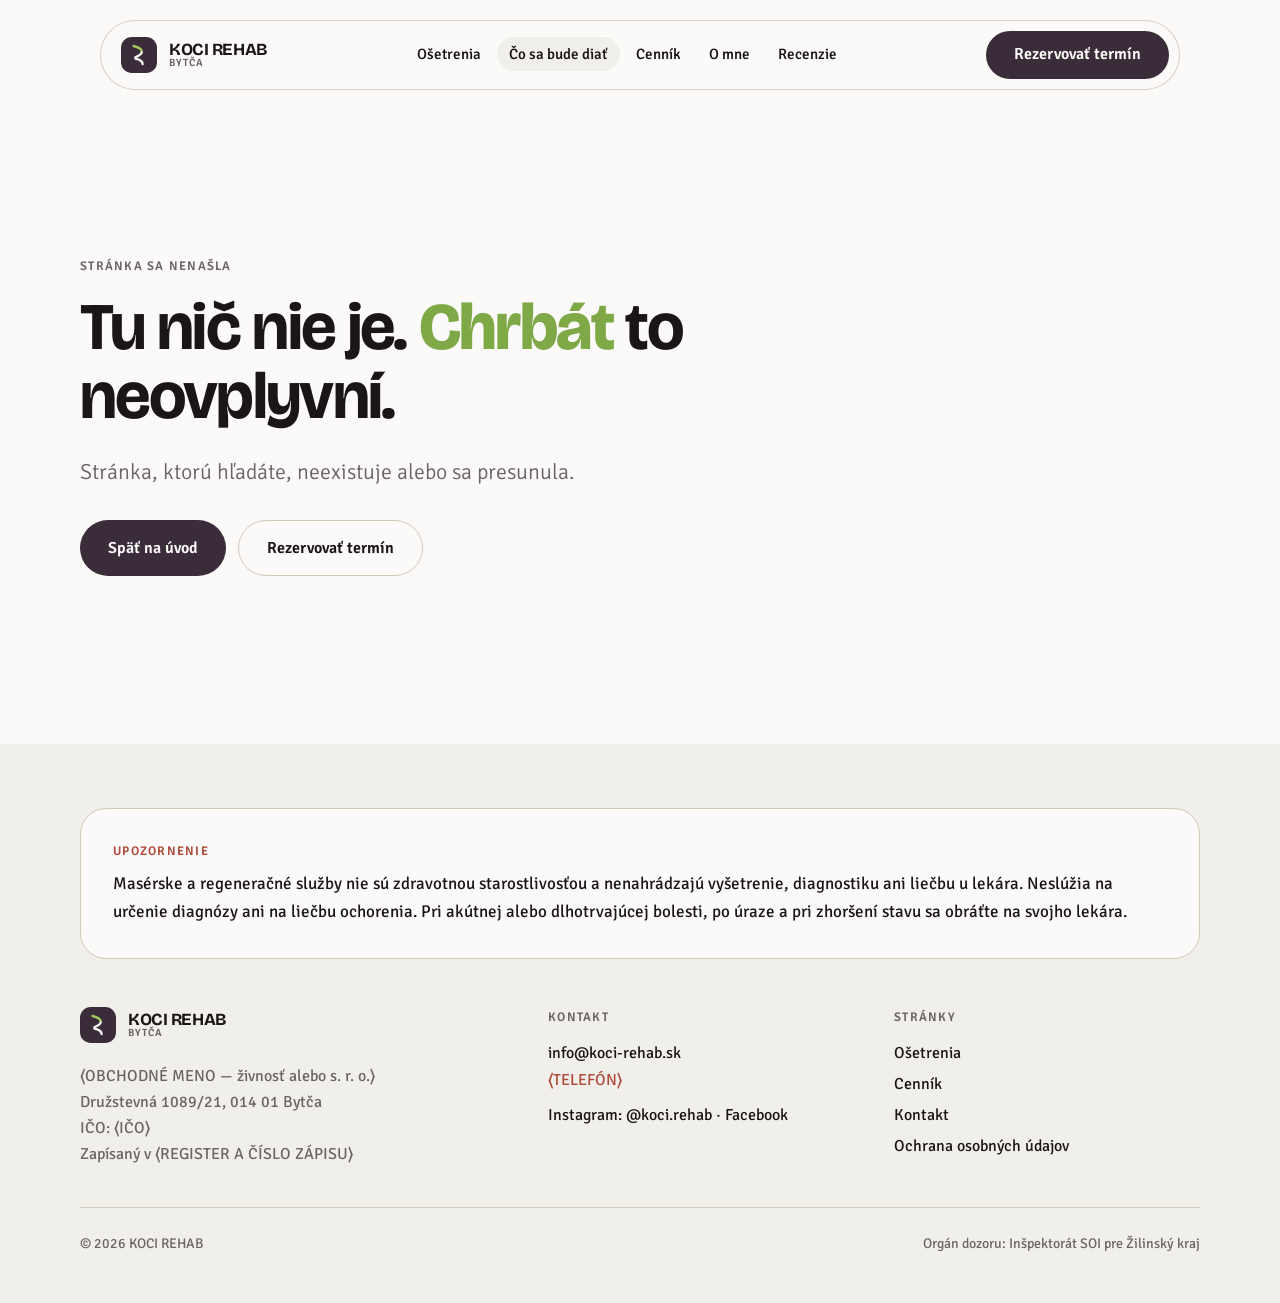
<file: co-sa-bude-diat/index.html>
<!DOCTYPE html><html lang="sk"><head><meta charSet="utf-8"/><meta name="viewport" content="width=device-width, initial-scale=1"/><link rel="preload" as="image" href="/assets/detaily-B7zQPiTa.jpg"/><link rel="stylesheet" href="/assets/styles-DVFn7D5O.css" data-precedence="default"/><link rel="stylesheet" href="https://fonts.googleapis.com/css2?family=Bricolage+Grotesque:opsz,wght@12..96,400..800&amp;family=Signika:wght@300;400;500;600;700&amp;display=swap" data-precedence="default"/><title>Čo sa bude diať na prvom sedení | KOCI REHAB Bytča</title><meta name="author" content="KOCI REHAB"/><meta property="og:site_name" content="KOCI REHAB"/><meta name="description" content="Priebeh úvodného sedenia krok po kroku: rozhovor, pohyb, ručná práca, cvičenie a čo ďalej. Viete, čo si kupujete."/><meta property="og:title" content="Čo sa bude diať na prvom sedení | KOCI REHAB Bytča"/><meta property="og:description" content="Priebeh úvodného sedenia krok po kroku: rozhovor, pohyb, ručná práca, cvičenie a čo ďalej. Viete, čo si kupujete."/><meta property="og:type" content="website"/><meta property="og:locale" content="sk_SK"/><meta name="twitter:card" content="summary_large_image"/><meta name="twitter:title" content="Čo sa bude diať na prvom sedení | KOCI REHAB Bytča"/><meta name="twitter:description" content="Priebeh úvodného sedenia krok po kroku: rozhovor, pohyb, ručná práca, cvičenie a čo ďalej. Viete, čo si kupujete."/><link rel="modulepreload" href="/assets/index-Bzqu0JSJ.js"/><link rel="modulepreload" href="/assets/co-sa-bude-diat-BeRJ2lls.js"/><link rel="modulepreload" href="/assets/detaily-SzGJUnUM.js"/><link rel="icon" href="/favicon.png" type="image/png"/><meta name="robots" content="noindex, nofollow"/><link rel="preconnect" href="https://fonts.googleapis.com"/><link rel="preconnect" href="https://fonts.gstatic.com" crossorigin="anonymous"/><script>document.documentElement.classList.add('js')</script><meta property="og:image" content="https://pub-bb2e103a32db4e198524a2e9ed8f35b4.r2.dev/lovp_61adejw85m9a0v0zsjh27c3vh3/a80eacad7b81d53045d0ef389733400b_1791509044679.png"><meta name="twitter:image" content="https://pub-bb2e103a32db4e198524a2e9ed8f35b4.r2.dev/lovp_61adejw85m9a0v0zsjh27c3vh3/a80eacad7b81d53045d0ef389733400b_1791509044679.png"></head><body><a href="#obsah" class="sr-only focus:not-sr-only focus:fixed focus:left-4 focus:top-4 focus:z-[90] focus:rounded-full focus:bg-papier focus:px-5 focus:py-3">Preskočiť na obsah</a><header class="fixed inset-x-0 top-5 z-50 hidden px-4 md:block"><nav aria-label="Hlavné menu" class="menu-pill mx-auto flex items-center justify-between gap-6 max-w-[1080px] py-2.5 pl-5 pr-2.5"><a class="flex items-center gap-3" aria-label="KOCI REHAB, úvod" href="/"><svg viewBox="0 0 40 40" class="h-9 w-9" fill="none" aria-hidden="true"><rect width="40" height="40" rx="12" fill="var(--sliva)"></rect><path d="M14 10c6 1.5 9 3.5 9 6" stroke="var(--zelena-sv)" stroke-width="2.6" stroke-linecap="round"></path><path d="M23 17c0 2.5-3.5 4-7 5.5" stroke="var(--papier)" stroke-width="2.6" stroke-linecap="round"></path><path d="M16 24c4.5 1 8 3 8 6" stroke="var(--papier)" stroke-width="2.6" stroke-linecap="round"></path></svg><span class="leading-none"><span class="block font-display text-[17px] font-bold tracking-tight">KOCI REHAB</span><span class="stitok block text-[10.5px] text-seda">Bytča</span></span></a><ul class="flex items-center gap-1 text-[15px] font-medium"><li><a class="rounded-full px-3 py-2 transition-colors hover:bg-len" href="/osetrenia">Ošetrenia</a></li><li><a class="rounded-full px-3 py-2 transition-colors hover:bg-len bg-len" href="/co-sa-bude-diat" data-status="active" aria-current="page">Čo sa bude diať</a></li><li><a class="rounded-full px-3 py-2 transition-colors hover:bg-len" href="/cennik">Cenník</a></li><li><a class="rounded-full px-3 py-2 transition-colors hover:bg-len" href="/kto-som">O mne</a></li><li><a class="rounded-full px-3 py-2 transition-colors hover:bg-len" href="/recenzie">Recenzie</a></li></ul><a class="btn btn-primar !h-12" href="/rezervacia">Rezervovať termín</a></nav></header><header class="fixed inset-x-0 top-3 z-50 px-3 md:hidden"><div class="menu-pill flex items-center justify-between px-3 py-2"><a class="flex items-center gap-3" aria-label="KOCI REHAB, úvod" href="/"><svg viewBox="0 0 40 40" class="h-9 w-9" fill="none" aria-hidden="true"><rect width="40" height="40" rx="12" fill="var(--sliva)"></rect><path d="M14 10c6 1.5 9 3.5 9 6" stroke="var(--zelena-sv)" stroke-width="2.6" stroke-linecap="round"></path><path d="M23 17c0 2.5-3.5 4-7 5.5" stroke="var(--papier)" stroke-width="2.6" stroke-linecap="round"></path><path d="M16 24c4.5 1 8 3 8 6" stroke="var(--papier)" stroke-width="2.6" stroke-linecap="round"></path></svg><span class="leading-none"><span class="block font-display text-[17px] font-bold tracking-tight">KOCI REHAB</span><span class="stitok block text-[10.5px] text-seda">Bytča</span></span></a><button type="button" aria-expanded="false" aria-label="Menu" class="flex h-12 items-center gap-2 rounded-full px-4 font-medium">Menu <span class="plus"></span></button></div></header><div class="fixed inset-x-0 bottom-3 z-50 px-3 md:hidden"><div class="menu-pill p-1.5"><a class="btn btn-primar w-full" href="/rezervacia">Rezervovať termín</a></div></div><div class="prechod" aria-hidden="true"></div><main id="obsah"><!--$--><section class="obal pt-28 pb-10 md:pt-36"><div class="grid items-end gap-10 md:grid-cols-[1.15fr_1fr]"><div><p data-anim="true" class="stitok mb-5 text-seda">Priebeh sedenia</p><h1 data-anim="nadpis" class="h1">Viete, <span class="zvyraz">čo si kupujete</span>.</h1><p data-anim="true" style="--i:1" class="perex telo mt-6">Hodina rozdelená na päť častí. Nič si nevyzliekate, kým sa nerozprávame, a kedykoľvek môžete povedať stop.</p><div data-anim="true" style="--i:2" class="mt-8"><a class="btn btn-primar" href="/rezervacia">Rezervovať termín <svg viewBox="0 0 24 24" class="h-5 w-5" fill="none" stroke="currentColor" stroke-width="1.25" stroke-linecap="round" stroke-linejoin="round" aria-hidden="true"><path d="M4 12h15M13 6l6 6-6 6"></path></svg></a></div></div><figure class="aspect-[4/3]"><div data-anim="foto" class="overflow-hidden rounded-[26px] h-full"><img src="/assets/detaily-B7zQPiTa.jpg" alt="Uteráky a olej pripravené na sedenie" width="1280" height="960" loading="eager" decoding="async" class="h-full w-full object-cover"/></div><figcaption class="ilustr">Ilustračná fotografia.</figcaption></figure></div></section><section id="priebeh" class="vlozena bg-sliva sekcia text-papier" data-vzdy="true"><div class="obal"><div class="grid gap-8 md:grid-cols-[1fr_1.3fr]"><div class="md:sticky md:top-32 md:self-start"><p class="stitok text-zelena-sv">Čo sa bude diať</p><h2 class="h2 mt-4 !text-papier">Úvodné sedenie, <span class="text-zelena-sv font-extrabold">minúta po minúte</span>.</h2><p class="mt-5 text-[17px] text-kamen">Takto spravidla vyzerá úvodné sedenie. Pri každom človeku sa to trochu líši.</p><div class="mt-8 rounded-[26px] bg-papier/5 p-6 ring-1 ring-papier/15"><p class="stitok text-zelena-sv">Čo si vziať so sebou</p><p class="mt-2 text-[17px]">Pohodlné oblečenie, v ktorom sa viete hýbať. Ak máte lekárske správy alebo snímky, prineste ich.</p></div></div><div class="relative"><svg class="osa absolute left-[11px] top-2 h-[calc(100%-16px)] w-[2px]" preserveAspectRatio="none" viewBox="0 0 2 100" aria-hidden="true"><path d="M1 0V100" stroke="var(--papier)" stroke-opacity=".18" stroke-width="2"></path><path d="M1 0V100" stroke="var(--zelena-sv)" stroke-width="2" pathLength="1" stroke-dasharray="1" stroke-dashoffset="1"></path></svg><ol class="space-y-9"><li class="osa-krok relative pl-12 zapnuty"><span class="absolute left-0 top-1.5 h-6 w-6 rounded-full border-2 transition-colors duration-500 border-zelena-sv bg-zelena-sv"></span><p class="stitok text-zelena-sv">Prvých 10 minút</p><h3 class="h3 mt-1 !text-papier">Rozprávame sa</h3><p class="mt-2 text-[18px] text-kamen telo">Poviete mi, čo vás bolí, odkedy, čo to zhoršuje a čo ste už skúšali. Nič si nevyzliekate.</p></li><li class="osa-krok relative pl-12 "><span class="absolute left-0 top-1.5 h-6 w-6 rounded-full border-2 transition-colors duration-500 border-papier/30 bg-sliva"></span><p class="stitok text-zelena-sv">10.–20. minúta</p><h3 class="h3 mt-1 !text-papier">Pozriem sa, ako sa hýbete</h3><p class="mt-2 text-[18px] text-kamen telo">Zhodnotím držanie tela a rozsah pohybu. Predklon, úklon, otočenie. Nájdeme, kde to viazne.</p></li><li class="osa-krok relative pl-12 "><span class="absolute left-0 top-1.5 h-6 w-6 rounded-full border-2 transition-colors duration-500 border-papier/30 bg-sliva"></span><p class="stitok text-zelena-sv">20.–45. minúta</p><h3 class="h3 mt-1 !text-papier">Ručná práca</h3><p class="mt-2 text-[18px] text-kamen telo">Uvoľnenie stiahnutých svalov, práca s chrbticou a kĺbmi. Poviem vopred, čo budem robiť, a kedykoľvek môžete povedať stop.</p></li><li class="osa-krok relative pl-12 "><span class="absolute left-0 top-1.5 h-6 w-6 rounded-full border-2 transition-colors duration-500 border-papier/30 bg-sliva"></span><p class="stitok text-zelena-sv">45.–55. minúta</p><h3 class="h3 mt-1 !text-papier">Cvičenie a pomôcky</h3><p class="mt-2 text-[18px] text-kamen telo">Podľa potreby strečing, fitlopta, veslovací prístroj alebo bankovanie.</p></li><li class="osa-krok relative pl-12 "><span class="absolute left-0 top-1.5 h-6 w-6 rounded-full border-2 transition-colors duration-500 border-papier/30 bg-sliva"></span><p class="stitok text-zelena-sv">Posledných 5 minút</p><h3 class="h3 mt-1 !text-papier">Čo ďalej</h3><p class="mt-2 text-[18px] text-kamen telo">Poviem vám, čo som našiel, čo s tým viete robiť doma a či má zmysel prísť znova.</p></li></ol></div></div></div></section><section id="otazky" class="bg-len vlozena sekcia"><div class="obal grid gap-10 md:grid-cols-[1fr_1.6fr]"><div><h2 data-anim="nadpis" class="h2">Na čo sa ľudia <span class="zvyraz">pýtajú</span> pred prvým sedením</h2><p class="mt-5 text-seda">Ak tu vaša otázka nie je, napíšte na <a class="underline" href="mailto:info@koci-rehab.sk">info@koci-rehab.sk</a>.</p></div><ul class="divide-y divide-linka border-y border-linka"><li><button type="button" aria-expanded="true" aria-controls="odp-0" class="flex min-h-16 w-full items-center justify-between gap-6 py-5 text-left font-display text-[21px] font-semibold">Bude to bolieť?<span class="plus"></span></button><div id="odp-0" class="rozbal" data-open="true"><div><p class="telo pb-6 text-seda">Pri uvoľňovaní stiahnutého svalu je tlak cítiť a môže byť nepríjemný. Vždy vopred poviem, čo idem robiť, a kedykoľvek môžete povedať, aby som prestal.</p></div></div></li><li><button type="button" aria-expanded="false" aria-controls="odp-1" class="flex min-h-16 w-full items-center justify-between gap-6 py-5 text-left font-display text-[21px] font-semibold">Koľkokrát budem musieť prísť?<span class="plus"></span></button><div id="odp-1" class="rozbal" data-open="false"><div><p class="telo pb-6 text-seda">Spravidla päť sedení, ale presný počet je individuálny. Po prvom sedení vám poviem, čo si o tom myslím.</p></div></div></li><li><button type="button" aria-expanded="false" aria-controls="odp-2" class="flex min-h-16 w-full items-center justify-between gap-6 py-5 text-left font-display text-[21px] font-semibold">Čo si mám obliecť?<span class="plus"></span></button><div id="odp-2" class="rozbal" data-open="false"><div><p class="telo pb-6 text-seda">Pohodlné oblečenie, v ktorom sa viete hýbať.</p></div></div></li><li><button type="button" aria-expanded="false" aria-controls="odp-3" class="flex min-h-16 w-full items-center justify-between gap-6 py-5 text-left font-display text-[21px] font-semibold">Mám priniesť lekárske správy?<span class="plus"></span></button><div id="odp-3" class="rozbal" data-open="false"><div><p class="telo pb-6 text-seda">Ak ich máte, prineste. Pomôže mi to zorientovať sa — ale nenahrádza to vyšetrenie u lekára.</p></div></div></li><li><button type="button" aria-expanded="false" aria-controls="odp-4" class="flex min-h-16 w-full items-center justify-between gap-6 py-5 text-left font-display text-[21px] font-semibold">Je to vhodné pre deti alebo pre starších?<span class="plus"></span></button><div id="odp-4" class="rozbal" data-open="false"><div><p class="telo pb-6 text-seda">Áno, pre deti aj dôchodcov je zvýhodnená cena. Pri deťoch sa vždy najprv rozprávame s rodičom.</p></div></div></li><li><button type="button" aria-expanded="false" aria-controls="odp-5" class="flex min-h-16 w-full items-center justify-between gap-6 py-5 text-left font-display text-[21px] font-semibold">Môžem prísť preventívne, keď ma nič nebolí?<span class="plus"></span></button><div id="odp-5" class="rozbal" data-open="false"><div><p class="telo pb-6 text-seda">Áno a je to najlepší dôvod prísť. Pri preventívnej návšteve je práce menej a výsledok vydrží dlhšie.</p></div></div></li><li><button type="button" aria-expanded="false" aria-controls="odp-6" class="flex min-h-16 w-full items-center justify-between gap-6 py-5 text-left font-display text-[21px] font-semibold">Čo ak mám akútnu bolesť?<span class="plus"></span></button><div id="odp-6" class="rozbal" data-open="false"><div><p class="telo pb-6 text-seda">Zavolajte. Povieme si po telefóne, či má zmysel prísť hneď, alebo najprv k lekárovi.</p></div></div></li></ul></div></section><section class="obal sekcia"><div class="karta flex flex-col items-start justify-between gap-6 p-8 md:flex-row md:items-center md:p-12"><span class="pruh pruh-rucne"></span><div><h2 data-anim="nadpis" class="h2">Prvé sedenie trvá hodinu a stojí 90 €.</h2><p class="mt-3 text-seda">Dopredu viete, čo sa bude diať. Pri akútnej bolesti radšej zavolajte: <span class="text-tehla">⟨TELEFÓN⟩</span></p></div><a class="btn btn-primar" href="/rezervacia">Rezervovať termín <svg viewBox="0 0 24 24" class="h-5 w-5" fill="none" stroke="currentColor" stroke-width="1.25" stroke-linecap="round" stroke-linejoin="round" aria-hidden="true"><path d="M4 12h15M13 6l6 6-6 6"></path></svg></a></div></section><script>(function(a,f){let l;try{l=JSON.parse(sessionStorage.getItem(a)||"{}")}catch{return}const n=l?.[f||history.state?.__TSR_key];let c=!1;for(const t in n){const e=n[t],o=e?.scrollX,s=e?.scrollY;if(Number.isFinite(o)&&Number.isFinite(s)){if(t==="window")scrollTo(o,s),c=!0;else if(t)try{const r=document.querySelector(t);r&&(r.scrollLeft=o,r.scrollTop=s)}catch{}}}if(c)return;const i=location.hash.slice(1);if(i){const t=history.state?.__hashScrollIntoViewOptions??!0;if(t){const e=document.getElementById(i);e&&e.scrollIntoView(t)}return}scrollTo(0,0)})("tsr-scroll-restoration-v1_3");document.currentScript.remove()</script><!--/$--></main><footer class="mt-6 bg-len pb-28 pt-16 md:pb-12"><div class="obal"><div data-vzdy="true" class="rounded-[26px] border border-linka bg-papier p-6 md:p-8"><p class="stitok mb-2 text-tehla">Upozornenie</p><p class="text-[17px] leading-relaxed">Masérske a regeneračné služby nie sú zdravotnou starostlivosťou a nenahrádzajú vyšetrenie, diagnostiku ani liečbu u lekára. Neslúžia na určenie diagnózy ani na liečbu ochorenia. Pri akútnej alebo dlhotrvajúcej bolesti, po úraze a pri zhoršení stavu sa obráťte na svojho lekára.</p></div><div class="mt-12 grid gap-10 md:grid-cols-[1.4fr_1fr_1fr]"><div><a class="flex items-center gap-3" aria-label="KOCI REHAB, úvod" href="/"><svg viewBox="0 0 40 40" class="h-9 w-9" fill="none" aria-hidden="true"><rect width="40" height="40" rx="12" fill="var(--sliva)"></rect><path d="M14 10c6 1.5 9 3.5 9 6" stroke="var(--zelena-sv)" stroke-width="2.6" stroke-linecap="round"></path><path d="M23 17c0 2.5-3.5 4-7 5.5" stroke="var(--papier)" stroke-width="2.6" stroke-linecap="round"></path><path d="M16 24c4.5 1 8 3 8 6" stroke="var(--papier)" stroke-width="2.6" stroke-linecap="round"></path></svg><span class="leading-none"><span class="block font-display text-[17px] font-bold tracking-tight">KOCI REHAB</span><span class="stitok block text-[10.5px] text-seda">Bytča</span></span></a><p class="mt-5 text-[16px] leading-relaxed text-seda">⟨OBCHODNÉ MENO — živnosť alebo s. r. o.⟩<br/>Družstevná 1089/21, 014 01 Bytča<br/>IČO: <!-- -->⟨IČO⟩<br/>Zapísaný v <!-- -->⟨REGISTER A ČÍSLO ZÁPISU⟩</p></div><div class="text-[16px]"><p class="stitok mb-3 text-seda">Kontakt</p><p><a class="underline-offset-4 hover:underline" href="mailto:info@koci-rehab.sk">info@koci-rehab.sk</a></p><p class="text-tehla">⟨TELEFÓN⟩</p><p class="mt-2"><a href="https://www.instagram.com/koci.rehab/" class="hover:underline" rel="noopener" target="_blank">Instagram: @koci.rehab</a> ·<!-- --> <a href="https://www.facebook.com/" class="hover:underline" rel="noopener" target="_blank">Facebook</a></p></div><div class="text-[16px]"><p class="stitok mb-3 text-seda">Stránky</p><ul class="space-y-1"><li><a class="hover:underline" href="/osetrenia">Ošetrenia</a></li><li><a class="hover:underline" href="/cennik">Cenník</a></li><li><a class="hover:underline" href="/kontakt">Kontakt</a></li><li><a class="hover:underline" href="/ochrana-osobnych-udajov">Ochrana osobných údajov</a></li></ul></div></div><div class="mt-10 flex flex-wrap justify-between gap-3 border-t border-linka pt-6 text-[14px] text-seda"><p>© <!-- -->2026<!-- --> KOCI REHAB</p><p>Orgán dozoru: Inšpektorát SOI pre Žilinský kraj</p></div></div></footer><script data-tsr-stream-part="">(self.$R=self.$R||{})["tsr"]=[];self.$_TSR={h(){this.hydrated=!0,this.c()},e(){this.streamEnded=!0,this.c()},c(){this.hydrated&&this.streamEnded&&(delete self.$_TSR,delete self.$R.tsr)},p(e){this.initialized?e():this.buffer.push(e)},buffer:[]};$_TSR.router=($R=>$R[0]={manifest:$R[1]={routes:$R[2]={__root__:$R[3]={preloads:$R[4]=["/assets/index-Bzqu0JSJ.js"],scripts:$R[5]=[$R[6]={attrs:$R[7]={type:"module",async:!0,src:"/assets/index-Bzqu0JSJ.js"}}]},"/co-sa-bude-diat":$R[8]={preloads:$R[9]=["/assets/co-sa-bude-diat-BeRJ2lls.js","/assets/detaily-SzGJUnUM.js"]}}},matches:$R[10]=[$R[11]={i:"__root__ ",u:1791512289357,s:"success",ssr:!0},$R[12]={i:" co-sa-bude-diat co-sa-bude-diat",u:1791512289357,s:"success",ssr:!0}]})($R["tsr"]);$_TSR.e();{let s=document.currentScript,p;while((p=s.previousElementSibling)&&p.hasAttribute('data-tsr-stream-part'))p.remove();s.remove()}</script><script type="module" async="" src="/assets/index-Bzqu0JSJ.js"></script><script>document.currentScript.remove();/*$tsr-stream-boundary*/</script></body></html>
</file>
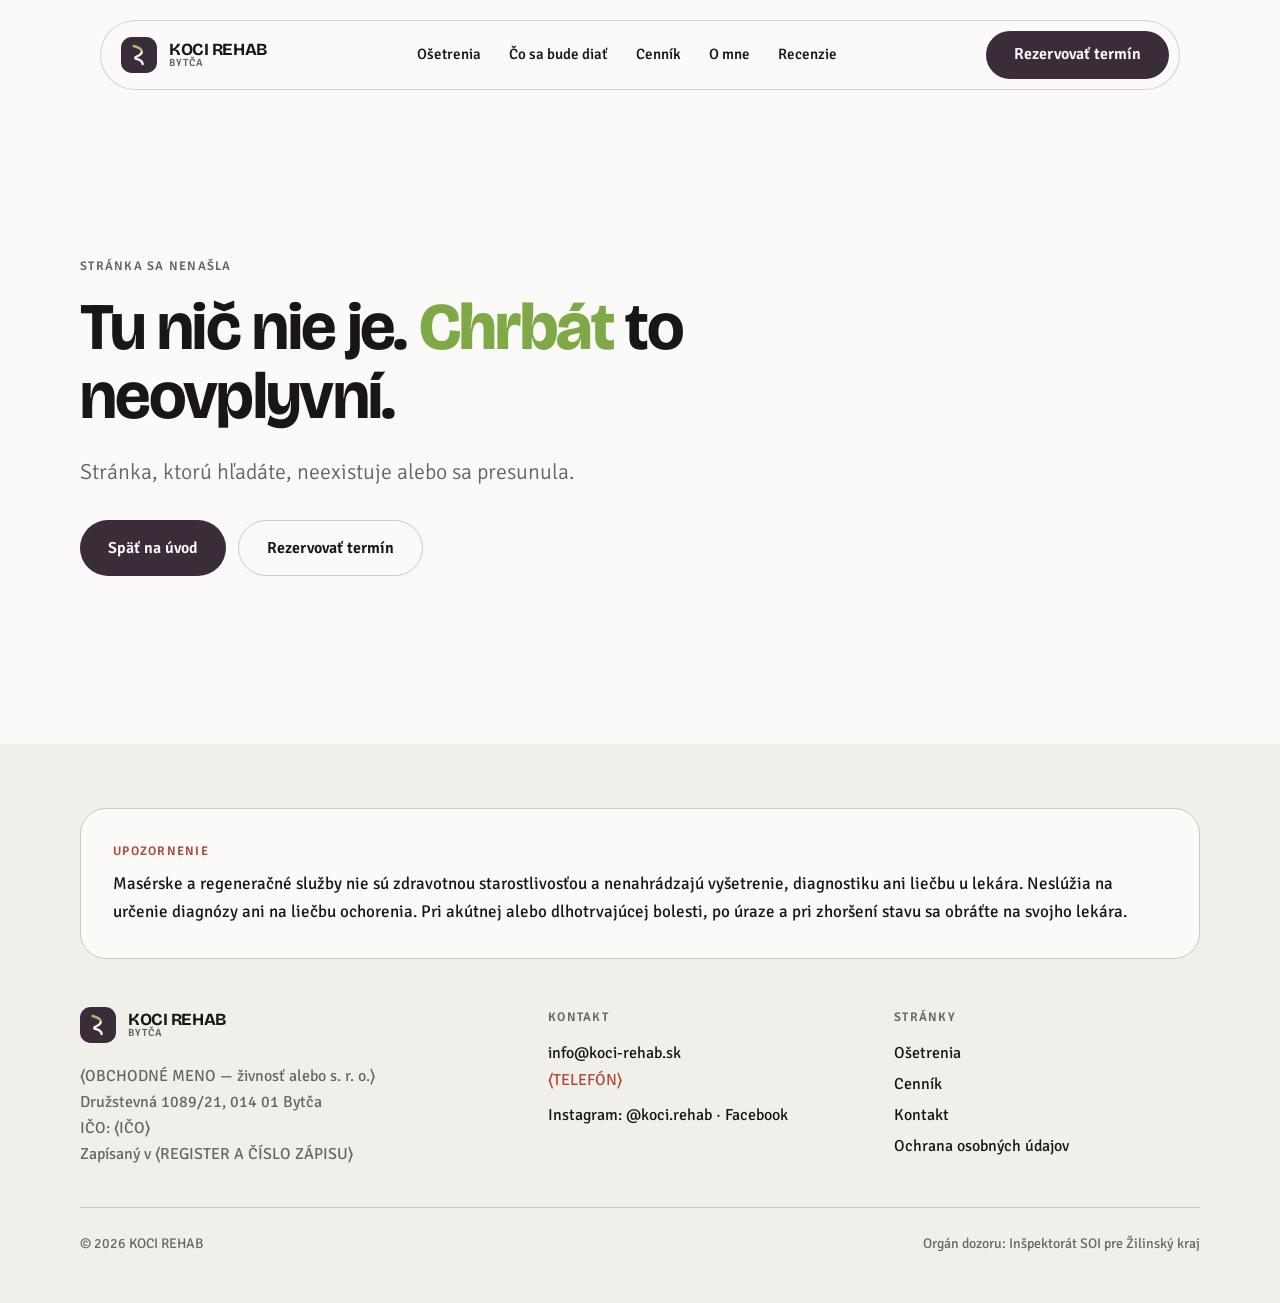
<file: kontakt/index.html>
<!DOCTYPE html><html lang="sk"><head><meta charSet="utf-8"/><meta name="viewport" content="width=device-width, initial-scale=1"/><link rel="preload" as="image" href="https://koci-rehab.sk/wp-content/uploads/2023/02/Koci-Rehab-Foto-1-scaled.jpg"/><link rel="stylesheet" href="/assets/styles-DVFn7D5O.css" data-precedence="default"/><link rel="stylesheet" href="https://fonts.googleapis.com/css2?family=Bricolage+Grotesque:opsz,wght@12..96,400..800&amp;family=Signika:wght@300;400;500;600;700&amp;display=swap" data-precedence="default"/><title>Kontakt — Družstevná, Bytča | KOCI REHAB</title><meta name="author" content="KOCI REHAB"/><meta property="og:site_name" content="KOCI REHAB"/><meta name="description" content="KOCI REHAB, Družstevná 1089/21, 014 01 Bytča. E-mail info@koci-rehab.sk."/><meta property="og:title" content="Kontakt — Družstevná, Bytča | KOCI REHAB"/><meta property="og:description" content="KOCI REHAB, Družstevná 1089/21, 014 01 Bytča. E-mail info@koci-rehab.sk."/><meta property="og:type" content="website"/><meta property="og:locale" content="sk_SK"/><meta name="twitter:card" content="summary_large_image"/><meta name="twitter:title" content="Kontakt — Družstevná, Bytča | KOCI REHAB"/><meta name="twitter:description" content="KOCI REHAB, Družstevná 1089/21, 014 01 Bytča. E-mail info@koci-rehab.sk."/><link rel="modulepreload" href="/assets/index-Bzqu0JSJ.js"/><link rel="modulepreload" href="/assets/kontakt-Da9tej_0.js"/><link rel="icon" href="/favicon.png" type="image/png"/><meta name="robots" content="noindex, nofollow"/><link rel="preconnect" href="https://fonts.googleapis.com"/><link rel="preconnect" href="https://fonts.gstatic.com" crossorigin="anonymous"/><script>document.documentElement.classList.add('js')</script><meta property="og:image" content="https://pub-bb2e103a32db4e198524a2e9ed8f35b4.r2.dev/lovp_61adejw85m9a0v0zsjh27c3vh3/a80eacad7b81d53045d0ef389733400b_1791509044679.png"><meta name="twitter:image" content="https://pub-bb2e103a32db4e198524a2e9ed8f35b4.r2.dev/lovp_61adejw85m9a0v0zsjh27c3vh3/a80eacad7b81d53045d0ef389733400b_1791509044679.png"></head><body><a href="#obsah" class="sr-only focus:not-sr-only focus:fixed focus:left-4 focus:top-4 focus:z-[90] focus:rounded-full focus:bg-papier focus:px-5 focus:py-3">Preskočiť na obsah</a><header class="fixed inset-x-0 top-5 z-50 hidden px-4 md:block"><nav aria-label="Hlavné menu" class="menu-pill mx-auto flex items-center justify-between gap-6 max-w-[1080px] py-2.5 pl-5 pr-2.5"><a class="flex items-center gap-3" aria-label="KOCI REHAB, úvod" href="/"><svg viewBox="0 0 40 40" class="h-9 w-9" fill="none" aria-hidden="true"><rect width="40" height="40" rx="12" fill="var(--sliva)"></rect><path d="M14 10c6 1.5 9 3.5 9 6" stroke="var(--zelena-sv)" stroke-width="2.6" stroke-linecap="round"></path><path d="M23 17c0 2.5-3.5 4-7 5.5" stroke="var(--papier)" stroke-width="2.6" stroke-linecap="round"></path><path d="M16 24c4.5 1 8 3 8 6" stroke="var(--papier)" stroke-width="2.6" stroke-linecap="round"></path></svg><span class="leading-none"><span class="block font-display text-[17px] font-bold tracking-tight">KOCI REHAB</span><span class="stitok block text-[10.5px] text-seda">Bytča</span></span></a><ul class="flex items-center gap-1 text-[15px] font-medium"><li><a class="rounded-full px-3 py-2 transition-colors hover:bg-len" href="/osetrenia">Ošetrenia</a></li><li><a class="rounded-full px-3 py-2 transition-colors hover:bg-len" href="/co-sa-bude-diat">Čo sa bude diať</a></li><li><a class="rounded-full px-3 py-2 transition-colors hover:bg-len" href="/cennik">Cenník</a></li><li><a class="rounded-full px-3 py-2 transition-colors hover:bg-len" href="/kto-som">O mne</a></li><li><a class="rounded-full px-3 py-2 transition-colors hover:bg-len" href="/recenzie">Recenzie</a></li></ul><a class="btn btn-primar !h-12" href="/rezervacia">Rezervovať termín</a></nav></header><header class="fixed inset-x-0 top-3 z-50 px-3 md:hidden"><div class="menu-pill flex items-center justify-between px-3 py-2"><a class="flex items-center gap-3" aria-label="KOCI REHAB, úvod" href="/"><svg viewBox="0 0 40 40" class="h-9 w-9" fill="none" aria-hidden="true"><rect width="40" height="40" rx="12" fill="var(--sliva)"></rect><path d="M14 10c6 1.5 9 3.5 9 6" stroke="var(--zelena-sv)" stroke-width="2.6" stroke-linecap="round"></path><path d="M23 17c0 2.5-3.5 4-7 5.5" stroke="var(--papier)" stroke-width="2.6" stroke-linecap="round"></path><path d="M16 24c4.5 1 8 3 8 6" stroke="var(--papier)" stroke-width="2.6" stroke-linecap="round"></path></svg><span class="leading-none"><span class="block font-display text-[17px] font-bold tracking-tight">KOCI REHAB</span><span class="stitok block text-[10.5px] text-seda">Bytča</span></span></a><button type="button" aria-expanded="false" aria-label="Menu" class="flex h-12 items-center gap-2 rounded-full px-4 font-medium">Menu <span class="plus"></span></button></div></header><div class="fixed inset-x-0 bottom-3 z-50 px-3 md:hidden"><div class="menu-pill p-1.5"><a class="btn btn-primar w-full" href="/rezervacia">Rezervovať termín</a></div></div><div class="prechod" aria-hidden="true"></div><main id="obsah"><!--$--><section class="obal pb-16 pt-28 md:pt-36"><div class="grid items-start gap-10 md:grid-cols-[1.1fr_1fr]"><div><p data-anim="true" class="stitok text-seda">Kontakt</p><h1 data-anim="nadpis" class="h1 mt-5">Družstevná, <span class="zvyraz">Bytča</span></h1><dl class="mt-10 grid gap-6"><div><dt class="stitok text-seda">Adresa</dt><dd class="mt-1 text-[20px]">Družstevná 1089/21, 014 01 Bytča</dd></div><div><dt class="stitok text-seda">E-mail</dt><dd class="mt-1 text-[20px]"><a class="underline" href="mailto:info@koci-rehab.sk">info@koci-rehab.sk</a></dd></div><div><dt class="stitok text-seda">Telefón</dt><dd class="mt-1 text-[20px] text-tehla">⟨TELEFÓN⟩</dd></div></dl><a class="btn btn-primar mt-10" href="/rezervacia">Rezervovať termín <svg viewBox="0 0 24 24" class="h-5 w-5" fill="none" stroke="currentColor" stroke-width="1.25" stroke-linecap="round" stroke-linejoin="round" aria-hidden="true"><path d="M4 12h15M13 6l6 6-6 6"></path></svg></a></div><figure class="aspect-[4/3]"><div data-anim="foto" class="overflow-hidden rounded-[26px] h-full"><img src="https://koci-rehab.sk/wp-content/uploads/2023/02/Koci-Rehab-Foto-1-scaled.jpg" alt="Priestory KOCI REHAB v Bytči" width="1600" height="1200" loading="eager" decoding="async" class="h-full w-full object-cover"/></div></figure></div></section><script>(function(a,f){let l;try{l=JSON.parse(sessionStorage.getItem(a)||"{}")}catch{return}const n=l?.[f||history.state?.__TSR_key];let c=!1;for(const t in n){const e=n[t],o=e?.scrollX,s=e?.scrollY;if(Number.isFinite(o)&&Number.isFinite(s)){if(t==="window")scrollTo(o,s),c=!0;else if(t)try{const r=document.querySelector(t);r&&(r.scrollLeft=o,r.scrollTop=s)}catch{}}}if(c)return;const i=location.hash.slice(1);if(i){const t=history.state?.__hashScrollIntoViewOptions??!0;if(t){const e=document.getElementById(i);e&&e.scrollIntoView(t)}return}scrollTo(0,0)})("tsr-scroll-restoration-v1_3");document.currentScript.remove()</script><!--/$--></main><footer class="mt-6 bg-len pb-28 pt-16 md:pb-12"><div class="obal"><div data-vzdy="true" class="rounded-[26px] border border-linka bg-papier p-6 md:p-8"><p class="stitok mb-2 text-tehla">Upozornenie</p><p class="text-[17px] leading-relaxed">Masérske a regeneračné služby nie sú zdravotnou starostlivosťou a nenahrádzajú vyšetrenie, diagnostiku ani liečbu u lekára. Neslúžia na určenie diagnózy ani na liečbu ochorenia. Pri akútnej alebo dlhotrvajúcej bolesti, po úraze a pri zhoršení stavu sa obráťte na svojho lekára.</p></div><div class="mt-12 grid gap-10 md:grid-cols-[1.4fr_1fr_1fr]"><div><a class="flex items-center gap-3" aria-label="KOCI REHAB, úvod" href="/"><svg viewBox="0 0 40 40" class="h-9 w-9" fill="none" aria-hidden="true"><rect width="40" height="40" rx="12" fill="var(--sliva)"></rect><path d="M14 10c6 1.5 9 3.5 9 6" stroke="var(--zelena-sv)" stroke-width="2.6" stroke-linecap="round"></path><path d="M23 17c0 2.5-3.5 4-7 5.5" stroke="var(--papier)" stroke-width="2.6" stroke-linecap="round"></path><path d="M16 24c4.5 1 8 3 8 6" stroke="var(--papier)" stroke-width="2.6" stroke-linecap="round"></path></svg><span class="leading-none"><span class="block font-display text-[17px] font-bold tracking-tight">KOCI REHAB</span><span class="stitok block text-[10.5px] text-seda">Bytča</span></span></a><p class="mt-5 text-[16px] leading-relaxed text-seda">⟨OBCHODNÉ MENO — živnosť alebo s. r. o.⟩<br/>Družstevná 1089/21, 014 01 Bytča<br/>IČO: <!-- -->⟨IČO⟩<br/>Zapísaný v <!-- -->⟨REGISTER A ČÍSLO ZÁPISU⟩</p></div><div class="text-[16px]"><p class="stitok mb-3 text-seda">Kontakt</p><p><a class="underline-offset-4 hover:underline" href="mailto:info@koci-rehab.sk">info@koci-rehab.sk</a></p><p class="text-tehla">⟨TELEFÓN⟩</p><p class="mt-2"><a href="https://www.instagram.com/koci.rehab/" class="hover:underline" rel="noopener" target="_blank">Instagram: @koci.rehab</a> ·<!-- --> <a href="https://www.facebook.com/" class="hover:underline" rel="noopener" target="_blank">Facebook</a></p></div><div class="text-[16px]"><p class="stitok mb-3 text-seda">Stránky</p><ul class="space-y-1"><li><a class="hover:underline" href="/osetrenia">Ošetrenia</a></li><li><a class="hover:underline" href="/cennik">Cenník</a></li><li><a class="hover:underline active" href="/kontakt" data-status="active" aria-current="page">Kontakt</a></li><li><a class="hover:underline" href="/ochrana-osobnych-udajov">Ochrana osobných údajov</a></li></ul></div></div><div class="mt-10 flex flex-wrap justify-between gap-3 border-t border-linka pt-6 text-[14px] text-seda"><p>© <!-- -->2026<!-- --> KOCI REHAB</p><p>Orgán dozoru: Inšpektorát SOI pre Žilinský kraj</p></div></div></footer><script data-tsr-stream-part="">(self.$R=self.$R||{})["tsr"]=[];self.$_TSR={h(){this.hydrated=!0,this.c()},e(){this.streamEnded=!0,this.c()},c(){this.hydrated&&this.streamEnded&&(delete self.$_TSR,delete self.$R.tsr)},p(e){this.initialized?e():this.buffer.push(e)},buffer:[]};$_TSR.router=($R=>$R[0]={manifest:$R[1]={routes:$R[2]={__root__:$R[3]={preloads:$R[4]=["/assets/index-Bzqu0JSJ.js"],scripts:$R[5]=[$R[6]={attrs:$R[7]={type:"module",async:!0,src:"/assets/index-Bzqu0JSJ.js"}}]},"/kontakt":$R[8]={preloads:$R[9]=["/assets/kontakt-Da9tej_0.js"]}}},matches:$R[10]=[$R[11]={i:"__root__ ",u:1791512289560,s:"success",ssr:!0},$R[12]={i:" kontakt kontakt",u:1791512289560,s:"success",ssr:!0}]})($R["tsr"]);$_TSR.e();{let s=document.currentScript,p;while((p=s.previousElementSibling)&&p.hasAttribute('data-tsr-stream-part'))p.remove();s.remove()}</script><script type="module" async="" src="/assets/index-Bzqu0JSJ.js"></script><script>document.currentScript.remove();/*$tsr-stream-boundary*/</script></body></html>
</file>
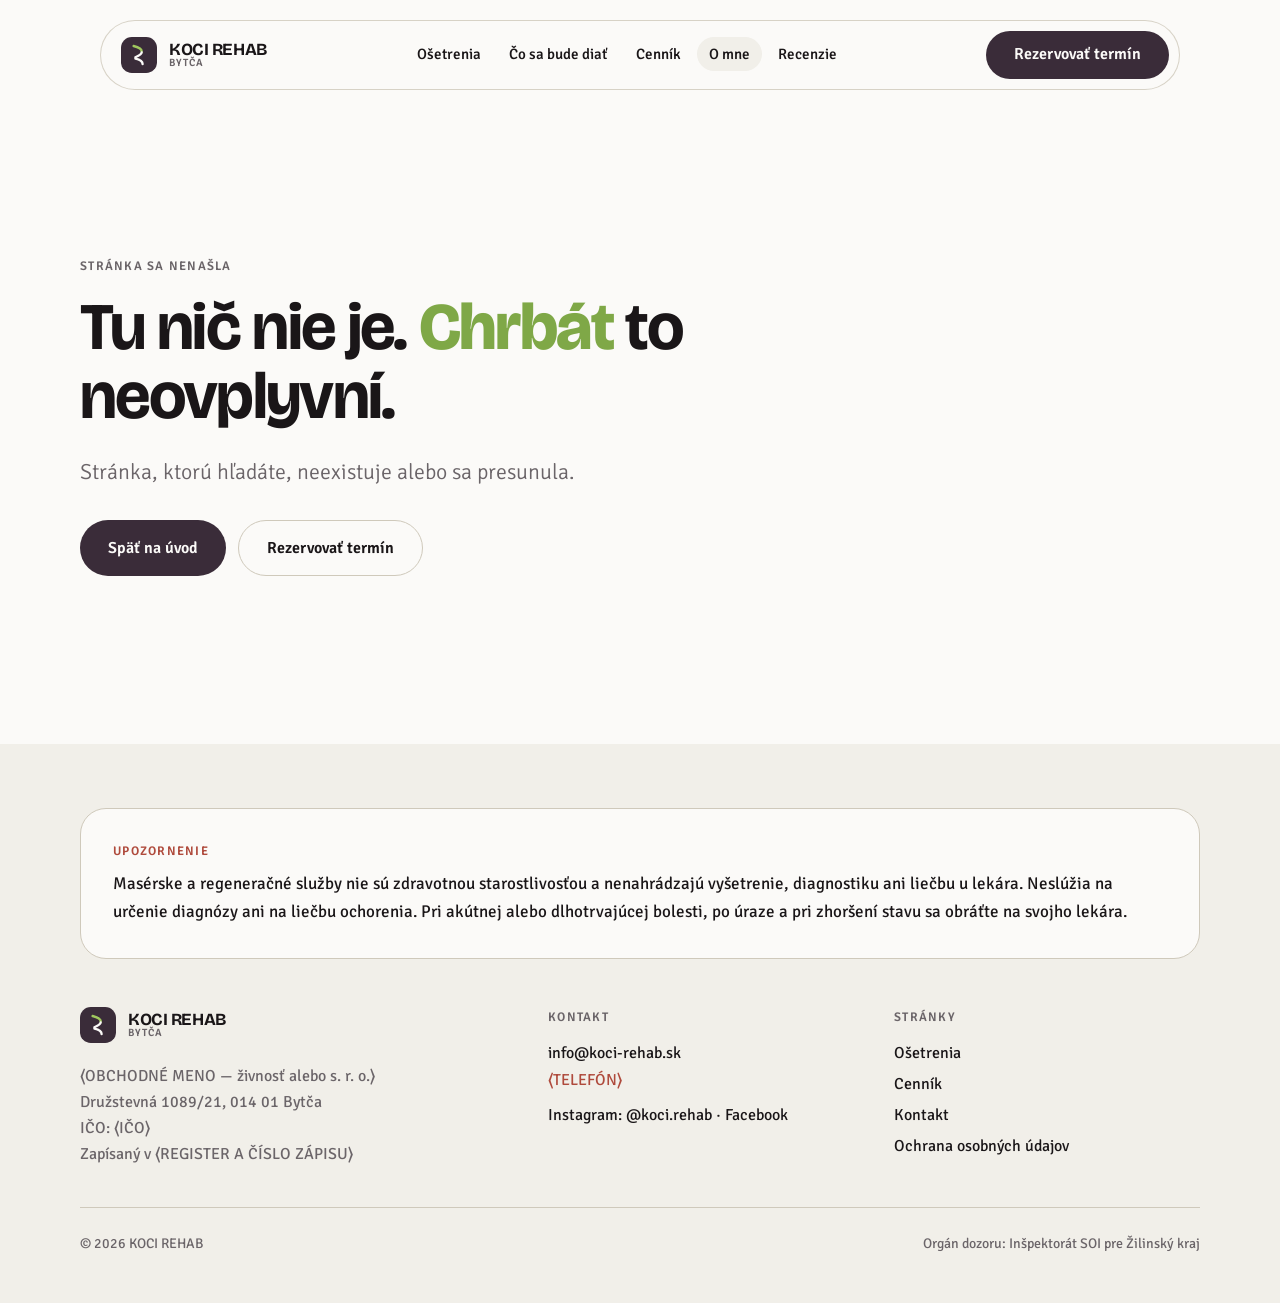
<file: kto-som/index.html>
<!DOCTYPE html><html lang="sk"><head><meta charSet="utf-8"/><meta name="viewport" content="width=device-width, initial-scale=1"/><link rel="preload" as="image" href="/assets/miestnost-DCXzS1XY.jpg"/><link rel="stylesheet" href="/assets/styles-DVFn7D5O.css" data-precedence="default"/><link rel="stylesheet" href="https://fonts.googleapis.com/css2?family=Bricolage+Grotesque:opsz,wght@12..96,400..800&amp;family=Signika:wght@300;400;500;600;700&amp;display=swap" data-precedence="default"/><title>Jozef Kocifaj — masér v Bytči | KOCI REHAB</title><meta name="author" content="KOCI REHAB"/><meta property="og:site_name" content="KOCI REHAB"/><meta name="description" content="Venujem sa ľuďom s bolesťou chrbta a s problémami pohybového aparátu. Pracujem rukami, dopĺňam to pohybom a prístrojmi."/><meta property="og:title" content="Jozef Kocifaj — masér v Bytči | KOCI REHAB"/><meta property="og:description" content="Venujem sa ľuďom s bolesťou chrbta a s problémami pohybového aparátu. Pracujem rukami, dopĺňam to pohybom a prístrojmi."/><meta property="og:type" content="website"/><meta property="og:locale" content="sk_SK"/><meta name="twitter:card" content="summary_large_image"/><meta name="twitter:title" content="Jozef Kocifaj — masér v Bytči | KOCI REHAB"/><meta name="twitter:description" content="Venujem sa ľuďom s bolesťou chrbta a s problémami pohybového aparátu. Pracujem rukami, dopĺňam to pohybom a prístrojmi."/><link rel="modulepreload" href="/assets/index-Bzqu0JSJ.js"/><link rel="modulepreload" href="/assets/kto-som-CJwni2Mk.js"/><link rel="modulepreload" href="/assets/miestnost-CCGuHum9.js"/><link rel="icon" href="/favicon.png" type="image/png"/><meta name="robots" content="noindex, nofollow"/><link rel="preconnect" href="https://fonts.googleapis.com"/><link rel="preconnect" href="https://fonts.gstatic.com" crossorigin="anonymous"/><script>document.documentElement.classList.add('js')</script><meta property="og:image" content="https://pub-bb2e103a32db4e198524a2e9ed8f35b4.r2.dev/lovp_61adejw85m9a0v0zsjh27c3vh3/a80eacad7b81d53045d0ef389733400b_1791509044679.png"><meta name="twitter:image" content="https://pub-bb2e103a32db4e198524a2e9ed8f35b4.r2.dev/lovp_61adejw85m9a0v0zsjh27c3vh3/a80eacad7b81d53045d0ef389733400b_1791509044679.png"></head><body><a href="#obsah" class="sr-only focus:not-sr-only focus:fixed focus:left-4 focus:top-4 focus:z-[90] focus:rounded-full focus:bg-papier focus:px-5 focus:py-3">Preskočiť na obsah</a><header class="fixed inset-x-0 top-5 z-50 hidden px-4 md:block"><nav aria-label="Hlavné menu" class="menu-pill mx-auto flex items-center justify-between gap-6 max-w-[1080px] py-2.5 pl-5 pr-2.5"><a class="flex items-center gap-3" aria-label="KOCI REHAB, úvod" href="/"><svg viewBox="0 0 40 40" class="h-9 w-9" fill="none" aria-hidden="true"><rect width="40" height="40" rx="12" fill="var(--sliva)"></rect><path d="M14 10c6 1.5 9 3.5 9 6" stroke="var(--zelena-sv)" stroke-width="2.6" stroke-linecap="round"></path><path d="M23 17c0 2.5-3.5 4-7 5.5" stroke="var(--papier)" stroke-width="2.6" stroke-linecap="round"></path><path d="M16 24c4.5 1 8 3 8 6" stroke="var(--papier)" stroke-width="2.6" stroke-linecap="round"></path></svg><span class="leading-none"><span class="block font-display text-[17px] font-bold tracking-tight">KOCI REHAB</span><span class="stitok block text-[10.5px] text-seda">Bytča</span></span></a><ul class="flex items-center gap-1 text-[15px] font-medium"><li><a class="rounded-full px-3 py-2 transition-colors hover:bg-len" href="/osetrenia">Ošetrenia</a></li><li><a class="rounded-full px-3 py-2 transition-colors hover:bg-len" href="/co-sa-bude-diat">Čo sa bude diať</a></li><li><a class="rounded-full px-3 py-2 transition-colors hover:bg-len" href="/cennik">Cenník</a></li><li><a class="rounded-full px-3 py-2 transition-colors hover:bg-len bg-len" href="/kto-som" data-status="active" aria-current="page">O mne</a></li><li><a class="rounded-full px-3 py-2 transition-colors hover:bg-len" href="/recenzie">Recenzie</a></li></ul><a class="btn btn-primar !h-12" href="/rezervacia">Rezervovať termín</a></nav></header><header class="fixed inset-x-0 top-3 z-50 px-3 md:hidden"><div class="menu-pill flex items-center justify-between px-3 py-2"><a class="flex items-center gap-3" aria-label="KOCI REHAB, úvod" href="/"><svg viewBox="0 0 40 40" class="h-9 w-9" fill="none" aria-hidden="true"><rect width="40" height="40" rx="12" fill="var(--sliva)"></rect><path d="M14 10c6 1.5 9 3.5 9 6" stroke="var(--zelena-sv)" stroke-width="2.6" stroke-linecap="round"></path><path d="M23 17c0 2.5-3.5 4-7 5.5" stroke="var(--papier)" stroke-width="2.6" stroke-linecap="round"></path><path d="M16 24c4.5 1 8 3 8 6" stroke="var(--papier)" stroke-width="2.6" stroke-linecap="round"></path></svg><span class="leading-none"><span class="block font-display text-[17px] font-bold tracking-tight">KOCI REHAB</span><span class="stitok block text-[10.5px] text-seda">Bytča</span></span></a><button type="button" aria-expanded="false" aria-label="Menu" class="flex h-12 items-center gap-2 rounded-full px-4 font-medium">Menu <span class="plus"></span></button></div></header><div class="fixed inset-x-0 bottom-3 z-50 px-3 md:hidden"><div class="menu-pill p-1.5"><a class="btn btn-primar w-full" href="/rezervacia">Rezervovať termín</a></div></div><div class="prechod" aria-hidden="true"></div><main id="obsah"><!--$--><section class="obal pt-28 pb-10 md:pt-36"><div class="grid items-center gap-12 md:grid-cols-[1fr_1.2fr]"><figure class="mx-auto aspect-[4/5] w-full max-w-[440px]"><div data-anim="foto" class="overflow-hidden portret h-full"><img src="/assets/miestnost-DCXzS1XY.jpg" alt="Ošetrovňa KOCI REHAB" width="1280" height="1600" loading="eager" decoding="async" class="h-full w-full object-cover"/></div></figure><div><p data-anim="true" class="stitok text-seda">Kto som</p><h1 data-anim="nadpis" class="h1 mt-5">Jozef <span class="zvyraz">Kocifaj</span></h1><div class="telo mt-7 space-y-4"><p data-anim="true" class="perex">Venujem sa ľuďom s bolesťou chrbta a s problémami pohybového aparátu. Pracujem rukami, dopĺňam to pohybom a prístrojmi — v tomto poradí.</p><p data-anim="true" style="--i:1">Nerobím zázraky a nerobím diagnostiku. To, čo viem, je nájsť, kde sa telo prestalo hýbať tak, ako má, a uvoľniť to.</p></div></div></div></section><section class="obal sekcia"><h2 data-anim="nadpis" class="h2">Ošetrovňa v Bytči</h2><div class="mt-8 grid gap-4 md:grid-cols-3"><figure class="aspect-[4/3]"><div data-anim="foto" class="overflow-hidden rounded-[26px] h-full"><img src="https://koci-rehab.sk/wp-content/uploads/2023/02/Koci-Rehab-Foto-1-scaled.jpg" alt="Priestory KOCI REHAB, fotografia 1" width="1600" height="1200" loading="lazy" decoding="async" class="h-full w-full object-cover"/></div></figure><figure class="aspect-[4/3]"><div data-anim="foto" class="overflow-hidden rounded-[26px] h-full"><img src="https://koci-rehab.sk/wp-content/uploads/2023/02/Koci-Rehab-Foto-3-scaled.jpg" alt="Priestory KOCI REHAB, fotografia 2" width="1600" height="1200" loading="lazy" decoding="async" class="h-full w-full object-cover"/></div></figure><figure class="aspect-[4/3]"><div data-anim="foto" class="overflow-hidden rounded-[26px] h-full"><img src="https://koci-rehab.sk/wp-content/uploads/2023/02/Koci-Rehab-12082022_122436-scaled.jpg" alt="Priestory KOCI REHAB, fotografia 3" width="1600" height="1200" loading="lazy" decoding="async" class="h-full w-full object-cover"/></div></figure></div></section><section class="obal sekcia"><div class="karta flex flex-col items-start justify-between gap-6 p-8 md:flex-row md:items-center md:p-12"><span class="pruh pruh-rucne"></span><div><h2 data-anim="nadpis" class="h2">Prvé sedenie trvá hodinu a stojí 90 €.</h2><p class="mt-3 text-seda">Dopredu viete, čo sa bude diať. Pri akútnej bolesti radšej zavolajte: <span class="text-tehla">⟨TELEFÓN⟩</span></p></div><a class="btn btn-primar" href="/rezervacia">Rezervovať termín <svg viewBox="0 0 24 24" class="h-5 w-5" fill="none" stroke="currentColor" stroke-width="1.25" stroke-linecap="round" stroke-linejoin="round" aria-hidden="true"><path d="M4 12h15M13 6l6 6-6 6"></path></svg></a></div></section><script>(function(a,f){let l;try{l=JSON.parse(sessionStorage.getItem(a)||"{}")}catch{return}const n=l?.[f||history.state?.__TSR_key];let c=!1;for(const t in n){const e=n[t],o=e?.scrollX,s=e?.scrollY;if(Number.isFinite(o)&&Number.isFinite(s)){if(t==="window")scrollTo(o,s),c=!0;else if(t)try{const r=document.querySelector(t);r&&(r.scrollLeft=o,r.scrollTop=s)}catch{}}}if(c)return;const i=location.hash.slice(1);if(i){const t=history.state?.__hashScrollIntoViewOptions??!0;if(t){const e=document.getElementById(i);e&&e.scrollIntoView(t)}return}scrollTo(0,0)})("tsr-scroll-restoration-v1_3");document.currentScript.remove()</script><!--/$--></main><footer class="mt-6 bg-len pb-28 pt-16 md:pb-12"><div class="obal"><div data-vzdy="true" class="rounded-[26px] border border-linka bg-papier p-6 md:p-8"><p class="stitok mb-2 text-tehla">Upozornenie</p><p class="text-[17px] leading-relaxed">Masérske a regeneračné služby nie sú zdravotnou starostlivosťou a nenahrádzajú vyšetrenie, diagnostiku ani liečbu u lekára. Neslúžia na určenie diagnózy ani na liečbu ochorenia. Pri akútnej alebo dlhotrvajúcej bolesti, po úraze a pri zhoršení stavu sa obráťte na svojho lekára.</p></div><div class="mt-12 grid gap-10 md:grid-cols-[1.4fr_1fr_1fr]"><div><a class="flex items-center gap-3" aria-label="KOCI REHAB, úvod" href="/"><svg viewBox="0 0 40 40" class="h-9 w-9" fill="none" aria-hidden="true"><rect width="40" height="40" rx="12" fill="var(--sliva)"></rect><path d="M14 10c6 1.5 9 3.5 9 6" stroke="var(--zelena-sv)" stroke-width="2.6" stroke-linecap="round"></path><path d="M23 17c0 2.5-3.5 4-7 5.5" stroke="var(--papier)" stroke-width="2.6" stroke-linecap="round"></path><path d="M16 24c4.5 1 8 3 8 6" stroke="var(--papier)" stroke-width="2.6" stroke-linecap="round"></path></svg><span class="leading-none"><span class="block font-display text-[17px] font-bold tracking-tight">KOCI REHAB</span><span class="stitok block text-[10.5px] text-seda">Bytča</span></span></a><p class="mt-5 text-[16px] leading-relaxed text-seda">⟨OBCHODNÉ MENO — živnosť alebo s. r. o.⟩<br/>Družstevná 1089/21, 014 01 Bytča<br/>IČO: <!-- -->⟨IČO⟩<br/>Zapísaný v <!-- -->⟨REGISTER A ČÍSLO ZÁPISU⟩</p></div><div class="text-[16px]"><p class="stitok mb-3 text-seda">Kontakt</p><p><a class="underline-offset-4 hover:underline" href="mailto:info@koci-rehab.sk">info@koci-rehab.sk</a></p><p class="text-tehla">⟨TELEFÓN⟩</p><p class="mt-2"><a href="https://www.instagram.com/koci.rehab/" class="hover:underline" rel="noopener" target="_blank">Instagram: @koci.rehab</a> ·<!-- --> <a href="https://www.facebook.com/" class="hover:underline" rel="noopener" target="_blank">Facebook</a></p></div><div class="text-[16px]"><p class="stitok mb-3 text-seda">Stránky</p><ul class="space-y-1"><li><a class="hover:underline" href="/osetrenia">Ošetrenia</a></li><li><a class="hover:underline" href="/cennik">Cenník</a></li><li><a class="hover:underline" href="/kontakt">Kontakt</a></li><li><a class="hover:underline" href="/ochrana-osobnych-udajov">Ochrana osobných údajov</a></li></ul></div></div><div class="mt-10 flex flex-wrap justify-between gap-3 border-t border-linka pt-6 text-[14px] text-seda"><p>© <!-- -->2026<!-- --> KOCI REHAB</p><p>Orgán dozoru: Inšpektorát SOI pre Žilinský kraj</p></div></div></footer><script data-tsr-stream-part="">(self.$R=self.$R||{})["tsr"]=[];self.$_TSR={h(){this.hydrated=!0,this.c()},e(){this.streamEnded=!0,this.c()},c(){this.hydrated&&this.streamEnded&&(delete self.$_TSR,delete self.$R.tsr)},p(e){this.initialized?e():this.buffer.push(e)},buffer:[]};$_TSR.router=($R=>$R[0]={manifest:$R[1]={routes:$R[2]={__root__:$R[3]={preloads:$R[4]=["/assets/index-Bzqu0JSJ.js"],scripts:$R[5]=[$R[6]={attrs:$R[7]={type:"module",async:!0,src:"/assets/index-Bzqu0JSJ.js"}}]},"/kto-som":$R[8]={preloads:$R[9]=["/assets/kto-som-CJwni2Mk.js","/assets/miestnost-CCGuHum9.js"]}}},matches:$R[10]=[$R[11]={i:"__root__ ",u:1791512289930,s:"success",ssr:!0},$R[12]={i:" kto-som kto-som",u:1791512289930,s:"success",ssr:!0}]})($R["tsr"]);$_TSR.e();{let s=document.currentScript,p;while((p=s.previousElementSibling)&&p.hasAttribute('data-tsr-stream-part'))p.remove();s.remove()}</script><script type="module" async="" src="/assets/index-Bzqu0JSJ.js"></script><script>document.currentScript.remove();/*$tsr-stream-boundary*/</script></body></html>
</file>
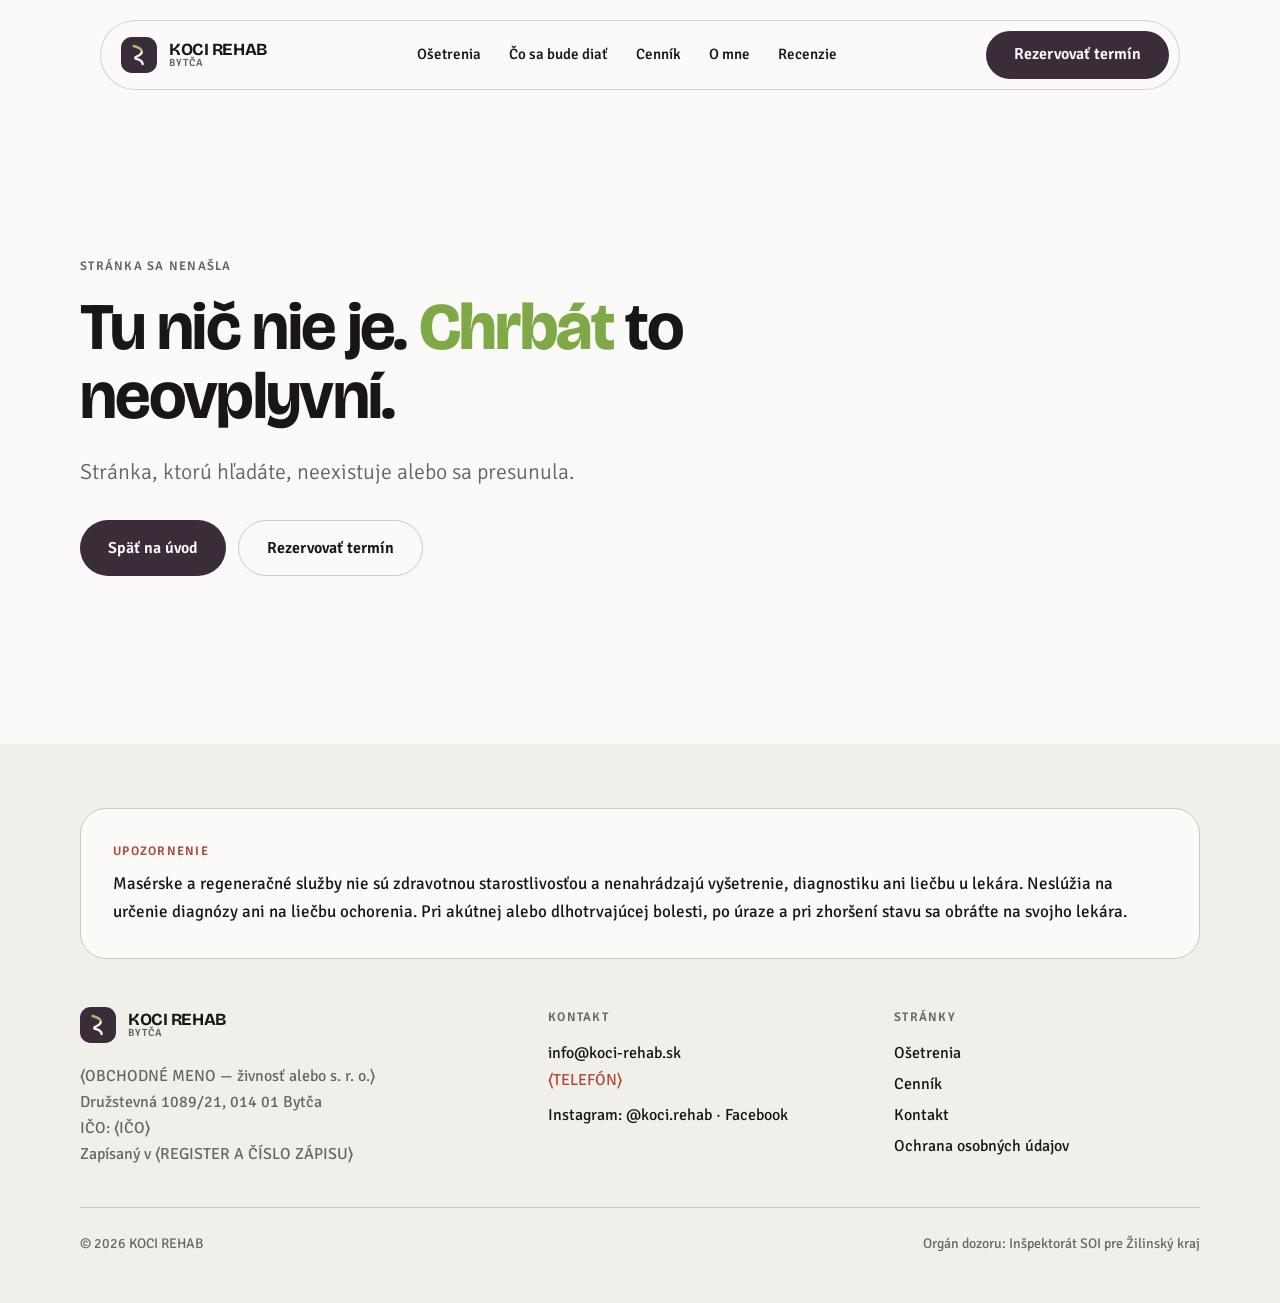
<file: ochrana-osobnych-udajov/index.html>
<!DOCTYPE html><html lang="sk"><head><meta charSet="utf-8"/><meta name="viewport" content="width=device-width, initial-scale=1"/><link rel="stylesheet" href="/assets/styles-DVFn7D5O.css" data-precedence="default"/><link rel="stylesheet" href="https://fonts.googleapis.com/css2?family=Bricolage+Grotesque:opsz,wght@12..96,400..800&amp;family=Signika:wght@300;400;500;600;700&amp;display=swap" data-precedence="default"/><title>Ochrana osobných údajov | KOCI REHAB Bytča</title><meta name="author" content="KOCI REHAB"/><meta property="og:site_name" content="KOCI REHAB"/><meta name="description" content="Ako KOCI REHAB spracúva osobné údaje z rezervačného formulára."/><meta property="og:title" content="Ochrana osobných údajov | KOCI REHAB Bytča"/><meta property="og:description" content="Ako KOCI REHAB spracúva osobné údaje z rezervačného formulára."/><meta property="og:type" content="website"/><meta property="og:locale" content="sk_SK"/><meta name="twitter:card" content="summary_large_image"/><meta name="twitter:title" content="Ochrana osobných údajov | KOCI REHAB Bytča"/><meta name="twitter:description" content="Ako KOCI REHAB spracúva osobné údaje z rezervačného formulára."/><link rel="modulepreload" href="/assets/index-Bzqu0JSJ.js"/><link rel="modulepreload" href="/assets/ochrana-osobnych-udajov-B4NQ3pT-.js"/><link rel="icon" href="/favicon.png" type="image/png"/><meta name="robots" content="noindex, nofollow"/><link rel="preconnect" href="https://fonts.googleapis.com"/><link rel="preconnect" href="https://fonts.gstatic.com" crossorigin="anonymous"/><script>document.documentElement.classList.add('js')</script><meta property="og:image" content="https://pub-bb2e103a32db4e198524a2e9ed8f35b4.r2.dev/lovp_61adejw85m9a0v0zsjh27c3vh3/a80eacad7b81d53045d0ef389733400b_1791509044679.png"><meta name="twitter:image" content="https://pub-bb2e103a32db4e198524a2e9ed8f35b4.r2.dev/lovp_61adejw85m9a0v0zsjh27c3vh3/a80eacad7b81d53045d0ef389733400b_1791509044679.png"></head><body><a href="#obsah" class="sr-only focus:not-sr-only focus:fixed focus:left-4 focus:top-4 focus:z-[90] focus:rounded-full focus:bg-papier focus:px-5 focus:py-3">Preskočiť na obsah</a><header class="fixed inset-x-0 top-5 z-50 hidden px-4 md:block"><nav aria-label="Hlavné menu" class="menu-pill mx-auto flex items-center justify-between gap-6 max-w-[1080px] py-2.5 pl-5 pr-2.5"><a class="flex items-center gap-3" aria-label="KOCI REHAB, úvod" href="/"><svg viewBox="0 0 40 40" class="h-9 w-9" fill="none" aria-hidden="true"><rect width="40" height="40" rx="12" fill="var(--sliva)"></rect><path d="M14 10c6 1.5 9 3.5 9 6" stroke="var(--zelena-sv)" stroke-width="2.6" stroke-linecap="round"></path><path d="M23 17c0 2.5-3.5 4-7 5.5" stroke="var(--papier)" stroke-width="2.6" stroke-linecap="round"></path><path d="M16 24c4.5 1 8 3 8 6" stroke="var(--papier)" stroke-width="2.6" stroke-linecap="round"></path></svg><span class="leading-none"><span class="block font-display text-[17px] font-bold tracking-tight">KOCI REHAB</span><span class="stitok block text-[10.5px] text-seda">Bytča</span></span></a><ul class="flex items-center gap-1 text-[15px] font-medium"><li><a class="rounded-full px-3 py-2 transition-colors hover:bg-len" href="/osetrenia">Ošetrenia</a></li><li><a class="rounded-full px-3 py-2 transition-colors hover:bg-len" href="/co-sa-bude-diat">Čo sa bude diať</a></li><li><a class="rounded-full px-3 py-2 transition-colors hover:bg-len" href="/cennik">Cenník</a></li><li><a class="rounded-full px-3 py-2 transition-colors hover:bg-len" href="/kto-som">O mne</a></li><li><a class="rounded-full px-3 py-2 transition-colors hover:bg-len" href="/recenzie">Recenzie</a></li></ul><a class="btn btn-primar !h-12" href="/rezervacia">Rezervovať termín</a></nav></header><header class="fixed inset-x-0 top-3 z-50 px-3 md:hidden"><div class="menu-pill flex items-center justify-between px-3 py-2"><a class="flex items-center gap-3" aria-label="KOCI REHAB, úvod" href="/"><svg viewBox="0 0 40 40" class="h-9 w-9" fill="none" aria-hidden="true"><rect width="40" height="40" rx="12" fill="var(--sliva)"></rect><path d="M14 10c6 1.5 9 3.5 9 6" stroke="var(--zelena-sv)" stroke-width="2.6" stroke-linecap="round"></path><path d="M23 17c0 2.5-3.5 4-7 5.5" stroke="var(--papier)" stroke-width="2.6" stroke-linecap="round"></path><path d="M16 24c4.5 1 8 3 8 6" stroke="var(--papier)" stroke-width="2.6" stroke-linecap="round"></path></svg><span class="leading-none"><span class="block font-display text-[17px] font-bold tracking-tight">KOCI REHAB</span><span class="stitok block text-[10.5px] text-seda">Bytča</span></span></a><button type="button" aria-expanded="false" aria-label="Menu" class="flex h-12 items-center gap-2 rounded-full px-4 font-medium">Menu <span class="plus"></span></button></div></header><div class="fixed inset-x-0 bottom-3 z-50 px-3 md:hidden"><div class="menu-pill p-1.5"><a class="btn btn-primar w-full" href="/rezervacia">Rezervovať termín</a></div></div><div class="prechod" aria-hidden="true"></div><main id="obsah"><!--$--><section class="obal pb-16 pt-28 md:pt-36"><h1 data-anim="nadpis" class="h2">Ochrana osobných údajov</h1><div class="telo mt-8 space-y-5"><p>Prevádzkovateľ: <!-- -->⟨OBCHODNÉ MENO — živnosť alebo s. r. o.⟩<!-- -->, <!-- -->Družstevná 1089/21, 014 01 Bytča<!-- -->, IČO: <!-- -->⟨IČO⟩<!-- -->, e-mail <!-- -->info@koci-rehab.sk<!-- -->.</p><p>Údaje z rezervačného formulára (meno, telefón, e-mail a to, čo napíšete o svojich ťažkostiach) spracúvam len na vybavenie rezervácie a komunikáciu o termíne. Právny základ je váš súhlas a kroky pred uzavretím zmluvy podľa čl. 6 ods. 1 písm. a) a b) nariadenia GDPR.</p><p>Údaje neposkytujem tretím stranám na marketing. Uchovávam ich len tak dlho, ako je to potrebné na vybavenie rezervácie a splnenie zákonných povinností.</p><p>Máte právo na prístup k údajom, ich opravu, vymazanie, obmedzenie spracúvania, prenosnosť, odvolanie súhlasu a podanie sťažnosti na Úrad na ochranu osobných údajov SR. Stačí napísať na <!-- -->info@koci-rehab.sk<!-- -->.</p><p>Web nepoužíva reklamné ani sledovacie cookies. Videá sa načítajú až po kliknutí.</p></div></section><script>(function(a,f){let l;try{l=JSON.parse(sessionStorage.getItem(a)||"{}")}catch{return}const n=l?.[f||history.state?.__TSR_key];let c=!1;for(const t in n){const e=n[t],o=e?.scrollX,s=e?.scrollY;if(Number.isFinite(o)&&Number.isFinite(s)){if(t==="window")scrollTo(o,s),c=!0;else if(t)try{const r=document.querySelector(t);r&&(r.scrollLeft=o,r.scrollTop=s)}catch{}}}if(c)return;const i=location.hash.slice(1);if(i){const t=history.state?.__hashScrollIntoViewOptions??!0;if(t){const e=document.getElementById(i);e&&e.scrollIntoView(t)}return}scrollTo(0,0)})("tsr-scroll-restoration-v1_3");document.currentScript.remove()</script><!--/$--></main><footer class="mt-6 bg-len pb-28 pt-16 md:pb-12"><div class="obal"><div data-vzdy="true" class="rounded-[26px] border border-linka bg-papier p-6 md:p-8"><p class="stitok mb-2 text-tehla">Upozornenie</p><p class="text-[17px] leading-relaxed">Masérske a regeneračné služby nie sú zdravotnou starostlivosťou a nenahrádzajú vyšetrenie, diagnostiku ani liečbu u lekára. Neslúžia na určenie diagnózy ani na liečbu ochorenia. Pri akútnej alebo dlhotrvajúcej bolesti, po úraze a pri zhoršení stavu sa obráťte na svojho lekára.</p></div><div class="mt-12 grid gap-10 md:grid-cols-[1.4fr_1fr_1fr]"><div><a class="flex items-center gap-3" aria-label="KOCI REHAB, úvod" href="/"><svg viewBox="0 0 40 40" class="h-9 w-9" fill="none" aria-hidden="true"><rect width="40" height="40" rx="12" fill="var(--sliva)"></rect><path d="M14 10c6 1.5 9 3.5 9 6" stroke="var(--zelena-sv)" stroke-width="2.6" stroke-linecap="round"></path><path d="M23 17c0 2.5-3.5 4-7 5.5" stroke="var(--papier)" stroke-width="2.6" stroke-linecap="round"></path><path d="M16 24c4.5 1 8 3 8 6" stroke="var(--papier)" stroke-width="2.6" stroke-linecap="round"></path></svg><span class="leading-none"><span class="block font-display text-[17px] font-bold tracking-tight">KOCI REHAB</span><span class="stitok block text-[10.5px] text-seda">Bytča</span></span></a><p class="mt-5 text-[16px] leading-relaxed text-seda">⟨OBCHODNÉ MENO — živnosť alebo s. r. o.⟩<br/>Družstevná 1089/21, 014 01 Bytča<br/>IČO: <!-- -->⟨IČO⟩<br/>Zapísaný v <!-- -->⟨REGISTER A ČÍSLO ZÁPISU⟩</p></div><div class="text-[16px]"><p class="stitok mb-3 text-seda">Kontakt</p><p><a class="underline-offset-4 hover:underline" href="mailto:info@koci-rehab.sk">info@koci-rehab.sk</a></p><p class="text-tehla">⟨TELEFÓN⟩</p><p class="mt-2"><a href="https://www.instagram.com/koci.rehab/" class="hover:underline" rel="noopener" target="_blank">Instagram: @koci.rehab</a> ·<!-- --> <a href="https://www.facebook.com/" class="hover:underline" rel="noopener" target="_blank">Facebook</a></p></div><div class="text-[16px]"><p class="stitok mb-3 text-seda">Stránky</p><ul class="space-y-1"><li><a class="hover:underline" href="/osetrenia">Ošetrenia</a></li><li><a class="hover:underline" href="/cennik">Cenník</a></li><li><a class="hover:underline" href="/kontakt">Kontakt</a></li><li><a class="hover:underline active" href="/ochrana-osobnych-udajov" data-status="active" aria-current="page">Ochrana osobných údajov</a></li></ul></div></div><div class="mt-10 flex flex-wrap justify-between gap-3 border-t border-linka pt-6 text-[14px] text-seda"><p>© <!-- -->2026<!-- --> KOCI REHAB</p><p>Orgán dozoru: Inšpektorát SOI pre Žilinský kraj</p></div></div></footer><script data-tsr-stream-part="">(self.$R=self.$R||{})["tsr"]=[];self.$_TSR={h(){this.hydrated=!0,this.c()},e(){this.streamEnded=!0,this.c()},c(){this.hydrated&&this.streamEnded&&(delete self.$_TSR,delete self.$R.tsr)},p(e){this.initialized?e():this.buffer.push(e)},buffer:[]};$_TSR.router=($R=>$R[0]={manifest:$R[1]={routes:$R[2]={__root__:$R[3]={preloads:$R[4]=["/assets/index-Bzqu0JSJ.js"],scripts:$R[5]=[$R[6]={attrs:$R[7]={type:"module",async:!0,src:"/assets/index-Bzqu0JSJ.js"}}]},"/ochrana-osobnych-udajov":$R[8]={preloads:$R[9]=["/assets/ochrana-osobnych-udajov-B4NQ3pT-.js"]}}},matches:$R[10]=[$R[11]={i:"__root__ ",u:1791512290199,s:"success",ssr:!0},$R[12]={i:" ochrana-osobnych-udajov ochrana-osobnych-udajov",u:1791512290199,s:"success",ssr:!0}]})($R["tsr"]);$_TSR.e();{let s=document.currentScript,p;while((p=s.previousElementSibling)&&p.hasAttribute('data-tsr-stream-part'))p.remove();s.remove()}</script><script type="module" async="" src="/assets/index-Bzqu0JSJ.js"></script><script>document.currentScript.remove();/*$tsr-stream-boundary*/</script></body></html>
</file>
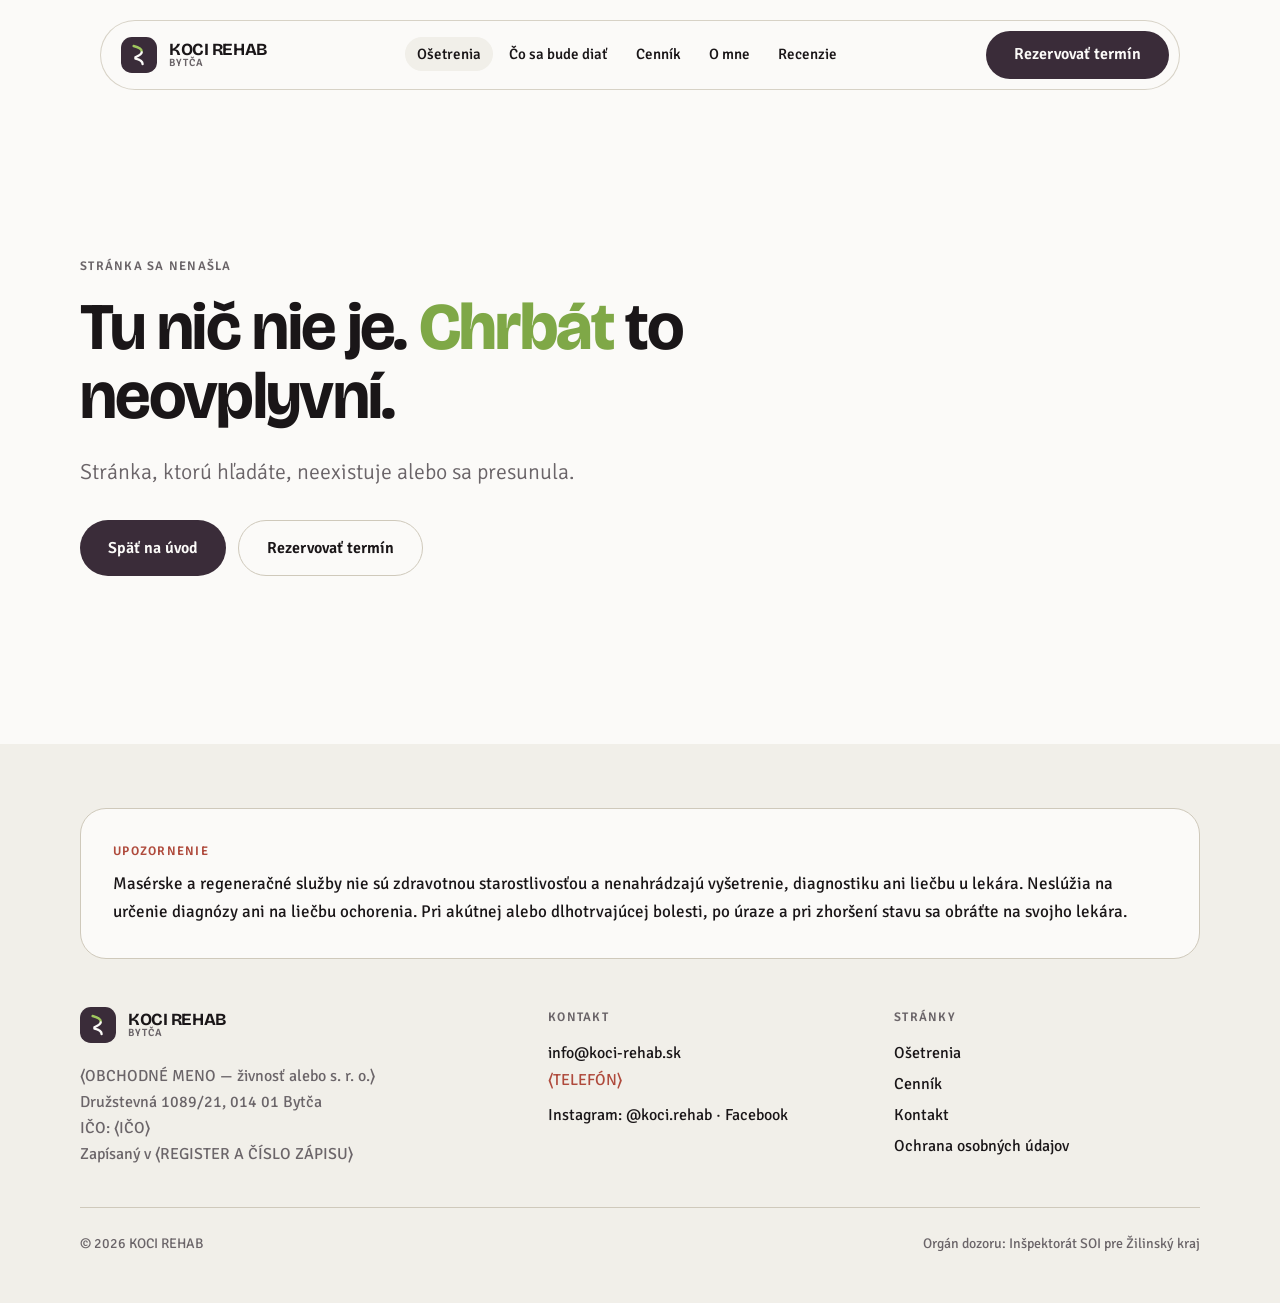
<file: osetrenia/index.html>
<!DOCTYPE html><html lang="sk"><head><meta charSet="utf-8"/><meta name="viewport" content="width=device-width, initial-scale=1"/><link rel="preload" as="image" href="/assets/pohyb-BQ4J9PYO.jpg"/><link rel="stylesheet" href="/assets/styles-DVFn7D5O.css" data-precedence="default"/><link rel="stylesheet" href="https://fonts.googleapis.com/css2?family=Bricolage+Grotesque:opsz,wght@12..96,400..800&amp;family=Signika:wght@300;400;500;600;700&amp;display=swap" data-precedence="default"/><title>Ošetrenia — masáž chrbta a andulačná terapia Bytča | KOCI REHAB</title><meta name="author" content="KOCI REHAB"/><meta property="og:site_name" content="KOCI REHAB"/><meta name="description" content="Ručná práca, pohybová časť, andulačné cvičenie, masážne kreslo a super indukčný systém. Čo ktoré ošetrenie fyzicky robí."/><meta property="og:title" content="Ošetrenia — masáž chrbta a andulačná terapia Bytča | KOCI REHAB"/><meta property="og:description" content="Ručná práca, pohybová časť, andulačné cvičenie, masážne kreslo a super indukčný systém. Čo ktoré ošetrenie fyzicky robí."/><meta property="og:type" content="website"/><meta property="og:locale" content="sk_SK"/><meta name="twitter:card" content="summary_large_image"/><meta name="twitter:title" content="Ošetrenia — masáž chrbta a andulačná terapia Bytča | KOCI REHAB"/><meta name="twitter:description" content="Ručná práca, pohybová časť, andulačné cvičenie, masážne kreslo a super indukčný systém. Čo ktoré ošetrenie fyzicky robí."/><link rel="modulepreload" href="/assets/index-Bzqu0JSJ.js"/><link rel="modulepreload" href="/assets/osetrenia-BeivQKF6.js"/><link rel="modulepreload" href="/assets/kreslo-CDTqhm0U.js"/><link rel="modulepreload" href="/assets/detaily-SzGJUnUM.js"/><link rel="modulepreload" href="/assets/pohyb-jsU8zKBs.js"/><link rel="icon" href="/favicon.png" type="image/png"/><meta name="robots" content="noindex, nofollow"/><link rel="preconnect" href="https://fonts.googleapis.com"/><link rel="preconnect" href="https://fonts.gstatic.com" crossorigin="anonymous"/><script>document.documentElement.classList.add('js')</script><meta property="og:image" content="https://pub-bb2e103a32db4e198524a2e9ed8f35b4.r2.dev/lovp_61adejw85m9a0v0zsjh27c3vh3/a80eacad7b81d53045d0ef389733400b_1791509044679.png"><meta name="twitter:image" content="https://pub-bb2e103a32db4e198524a2e9ed8f35b4.r2.dev/lovp_61adejw85m9a0v0zsjh27c3vh3/a80eacad7b81d53045d0ef389733400b_1791509044679.png"></head><body><a href="#obsah" class="sr-only focus:not-sr-only focus:fixed focus:left-4 focus:top-4 focus:z-[90] focus:rounded-full focus:bg-papier focus:px-5 focus:py-3">Preskočiť na obsah</a><header class="fixed inset-x-0 top-5 z-50 hidden px-4 md:block"><nav aria-label="Hlavné menu" class="menu-pill mx-auto flex items-center justify-between gap-6 max-w-[1080px] py-2.5 pl-5 pr-2.5"><a class="flex items-center gap-3" aria-label="KOCI REHAB, úvod" href="/"><svg viewBox="0 0 40 40" class="h-9 w-9" fill="none" aria-hidden="true"><rect width="40" height="40" rx="12" fill="var(--sliva)"></rect><path d="M14 10c6 1.5 9 3.5 9 6" stroke="var(--zelena-sv)" stroke-width="2.6" stroke-linecap="round"></path><path d="M23 17c0 2.5-3.5 4-7 5.5" stroke="var(--papier)" stroke-width="2.6" stroke-linecap="round"></path><path d="M16 24c4.5 1 8 3 8 6" stroke="var(--papier)" stroke-width="2.6" stroke-linecap="round"></path></svg><span class="leading-none"><span class="block font-display text-[17px] font-bold tracking-tight">KOCI REHAB</span><span class="stitok block text-[10.5px] text-seda">Bytča</span></span></a><ul class="flex items-center gap-1 text-[15px] font-medium"><li><a class="rounded-full px-3 py-2 transition-colors hover:bg-len bg-len" href="/osetrenia" data-status="active" aria-current="page">Ošetrenia</a></li><li><a class="rounded-full px-3 py-2 transition-colors hover:bg-len" href="/co-sa-bude-diat">Čo sa bude diať</a></li><li><a class="rounded-full px-3 py-2 transition-colors hover:bg-len" href="/cennik">Cenník</a></li><li><a class="rounded-full px-3 py-2 transition-colors hover:bg-len" href="/kto-som">O mne</a></li><li><a class="rounded-full px-3 py-2 transition-colors hover:bg-len" href="/recenzie">Recenzie</a></li></ul><a class="btn btn-primar !h-12" href="/rezervacia">Rezervovať termín</a></nav></header><header class="fixed inset-x-0 top-3 z-50 px-3 md:hidden"><div class="menu-pill flex items-center justify-between px-3 py-2"><a class="flex items-center gap-3" aria-label="KOCI REHAB, úvod" href="/"><svg viewBox="0 0 40 40" class="h-9 w-9" fill="none" aria-hidden="true"><rect width="40" height="40" rx="12" fill="var(--sliva)"></rect><path d="M14 10c6 1.5 9 3.5 9 6" stroke="var(--zelena-sv)" stroke-width="2.6" stroke-linecap="round"></path><path d="M23 17c0 2.5-3.5 4-7 5.5" stroke="var(--papier)" stroke-width="2.6" stroke-linecap="round"></path><path d="M16 24c4.5 1 8 3 8 6" stroke="var(--papier)" stroke-width="2.6" stroke-linecap="round"></path></svg><span class="leading-none"><span class="block font-display text-[17px] font-bold tracking-tight">KOCI REHAB</span><span class="stitok block text-[10.5px] text-seda">Bytča</span></span></a><button type="button" aria-expanded="false" aria-label="Menu" class="flex h-12 items-center gap-2 rounded-full px-4 font-medium">Menu <span class="plus"></span></button></div></header><div class="fixed inset-x-0 bottom-3 z-50 px-3 md:hidden"><div class="menu-pill p-1.5"><a class="btn btn-primar w-full" href="/rezervacia">Rezervovať termín</a></div></div><div class="prechod" aria-hidden="true"></div><main id="obsah"><!--$--><section class="obal pt-28 pb-10 md:pt-36"><div class="grid items-end gap-10 md:grid-cols-[1.15fr_1fr]"><div><p data-anim="true" class="stitok mb-5 text-seda">Ošetrenia</p><h1 data-anim="nadpis" class="h1">Najprv ruky. <span class="zvyraz">Potom</span> pohyb a prístroje.</h1><p data-anim="true" style="--i:1" class="perex telo mt-6">Pracujem rukami, dopĺňam to pohybom a prístrojmi — v tomto poradí. Pri každom ošetrení viete, čo presne robí.</p><div data-anim="true" style="--i:2" class="mt-8"><a class="btn btn-primar" href="/rezervacia">Rezervovať termín <svg viewBox="0 0 24 24" class="h-5 w-5" fill="none" stroke="currentColor" stroke-width="1.25" stroke-linecap="round" stroke-linejoin="round" aria-hidden="true"><path d="M4 12h15M13 6l6 6-6 6"></path></svg></a></div></div><figure class="aspect-[4/3]"><div data-anim="foto" class="overflow-hidden rounded-[26px] h-full"><img src="/assets/pohyb-BQ4J9PYO.jpg" alt="Podložka, fitlopta a expandérová guma na drevenej podlahe" width="1280" height="960" loading="eager" decoding="async" class="h-full w-full object-cover"/></div><figcaption class="ilustr">Ilustračná fotografia.</figcaption></figure></div></section><section class="obal sekcia"><div class="grid gap-10 md:grid-cols-[1fr_1.4fr]"><div class="md:sticky md:top-32 md:self-start"><h2 data-anim="nadpis" class="h2">Ručné ošetrenia</h2><figure class="mt-8 aspect-[4/3]"><div data-anim="foto" class="overflow-hidden rounded-[26px] h-full"><img src="/assets/detaily-B7zQPiTa.jpg" alt="Uteráky a olej na poličke" width="1280" height="960" loading="lazy" decoding="async" class="h-full w-full object-cover"/></div><figcaption class="ilustr">Ilustračná fotografia.</figcaption></figure></div><div class="grid gap-4"><article id="rucne" data-anim="true" style="--i:0" class="karta karta-hover scroll-mt-32 p-8"><span class="pruh pruh-rucne"></span><h3 class="h3">Ručná práca</h3><p class="telo mt-3 text-seda">Uvoľnenie stiahnutých svalov, práca s chrbticou, panvou a kĺbmi, bankovanie sklom aj umelohmotnými bankami, aj za pohybu. Základ všetkého ostatného.</p></article><article id="pohyb" data-anim="true" style="--i:1" class="karta karta-hover scroll-mt-32 p-8"><span class="pruh pruh-rucne"></span><h3 class="h3">Pohybová časť</h3><p class="telo mt-3 text-seda">Strečing šľacha–sval, veslovací prístroj, fitlopta a ďalšie pomôcky na vyrovnanie svalových dysbalancií. Ukážem vám, čo si viete robiť doma.</p></article></div></div></section><section class="obal sekcia"><div class="grid gap-10 md:grid-cols-[1fr_1.4fr]"><div class="md:sticky md:top-32 md:self-start"><h2 data-anim="nadpis" class="h2">Prístrojové ošetrenia</h2><figure class="mt-8 aspect-[4/3]"><div data-anim="foto" class="overflow-hidden rounded-[26px] h-full"><img src="/assets/kreslo-CS8M28hM.jpg" alt="Masážne kreslo v rohu miestnosti" width="1280" height="960" loading="lazy" decoding="async" class="h-full w-full object-cover"/></div><figcaption class="ilustr">Ilustračná fotografia.</figcaption></figure></div><div class="grid gap-4"><article id="andulacia" data-anim="true" style="--i:0" class="karta karta-hover scroll-mt-32 p-8"><span class="pruh pruh-pristroj"></span><h3 class="h3">Andulačné cvičenie</h3><p class="telo mt-3 text-seda">Sedenie na prístroji, ktorý kombinuje jemné vibrácie a infračervené teplo. Dopĺňa ručnú prácu, nenahrádza ju.</p></article><article id="kreslo" data-anim="true" style="--i:1" class="karta karta-hover scroll-mt-32 p-8"><span class="pruh pruh-pristroj"></span><h3 class="h3">Masážne kreslo PRESIDENT</h3><p class="telo mt-3 text-seda">3D kreslo, ktoré naskenuje chrbát, ramená a krk a prispôsobí sa postave. Šesťdesiat vzduchových vankúšov, masáž lýtok s elektrickým vysúvaním a reflexná masáž chodidiel.</p></article><article id="sis" data-anim="true" style="--i:2" class="karta karta-hover scroll-mt-32 p-8"><span class="pruh pruh-pristroj"></span><h3 class="h3">Super indukčný systém</h3><p class="telo mt-3 text-seda">Prístrojové ošetrenie elektromagnetickým poľom, ktoré pôsobí na svaly bez dotyku.</p></article></div></div></section><section class="obal sekcia"><div class="karta flex flex-col items-start justify-between gap-6 p-8 md:flex-row md:items-center md:p-12"><span class="pruh pruh-rucne"></span><div><h2 data-anim="nadpis" class="h2">Prvé sedenie trvá hodinu a stojí 90 €.</h2><p class="mt-3 text-seda">Dopredu viete, čo sa bude diať. Pri akútnej bolesti radšej zavolajte: <span class="text-tehla">⟨TELEFÓN⟩</span></p></div><a class="btn btn-primar" href="/rezervacia">Rezervovať termín <svg viewBox="0 0 24 24" class="h-5 w-5" fill="none" stroke="currentColor" stroke-width="1.25" stroke-linecap="round" stroke-linejoin="round" aria-hidden="true"><path d="M4 12h15M13 6l6 6-6 6"></path></svg></a></div></section><script>(function(a,f){let l;try{l=JSON.parse(sessionStorage.getItem(a)||"{}")}catch{return}const n=l?.[f||history.state?.__TSR_key];let c=!1;for(const t in n){const e=n[t],o=e?.scrollX,s=e?.scrollY;if(Number.isFinite(o)&&Number.isFinite(s)){if(t==="window")scrollTo(o,s),c=!0;else if(t)try{const r=document.querySelector(t);r&&(r.scrollLeft=o,r.scrollTop=s)}catch{}}}if(c)return;const i=location.hash.slice(1);if(i){const t=history.state?.__hashScrollIntoViewOptions??!0;if(t){const e=document.getElementById(i);e&&e.scrollIntoView(t)}return}scrollTo(0,0)})("tsr-scroll-restoration-v1_3");document.currentScript.remove()</script><!--/$--></main><footer class="mt-6 bg-len pb-28 pt-16 md:pb-12"><div class="obal"><div data-vzdy="true" class="rounded-[26px] border border-linka bg-papier p-6 md:p-8"><p class="stitok mb-2 text-tehla">Upozornenie</p><p class="text-[17px] leading-relaxed">Masérske a regeneračné služby nie sú zdravotnou starostlivosťou a nenahrádzajú vyšetrenie, diagnostiku ani liečbu u lekára. Neslúžia na určenie diagnózy ani na liečbu ochorenia. Pri akútnej alebo dlhotrvajúcej bolesti, po úraze a pri zhoršení stavu sa obráťte na svojho lekára.</p></div><div class="mt-12 grid gap-10 md:grid-cols-[1.4fr_1fr_1fr]"><div><a class="flex items-center gap-3" aria-label="KOCI REHAB, úvod" href="/"><svg viewBox="0 0 40 40" class="h-9 w-9" fill="none" aria-hidden="true"><rect width="40" height="40" rx="12" fill="var(--sliva)"></rect><path d="M14 10c6 1.5 9 3.5 9 6" stroke="var(--zelena-sv)" stroke-width="2.6" stroke-linecap="round"></path><path d="M23 17c0 2.5-3.5 4-7 5.5" stroke="var(--papier)" stroke-width="2.6" stroke-linecap="round"></path><path d="M16 24c4.5 1 8 3 8 6" stroke="var(--papier)" stroke-width="2.6" stroke-linecap="round"></path></svg><span class="leading-none"><span class="block font-display text-[17px] font-bold tracking-tight">KOCI REHAB</span><span class="stitok block text-[10.5px] text-seda">Bytča</span></span></a><p class="mt-5 text-[16px] leading-relaxed text-seda">⟨OBCHODNÉ MENO — živnosť alebo s. r. o.⟩<br/>Družstevná 1089/21, 014 01 Bytča<br/>IČO: <!-- -->⟨IČO⟩<br/>Zapísaný v <!-- -->⟨REGISTER A ČÍSLO ZÁPISU⟩</p></div><div class="text-[16px]"><p class="stitok mb-3 text-seda">Kontakt</p><p><a class="underline-offset-4 hover:underline" href="mailto:info@koci-rehab.sk">info@koci-rehab.sk</a></p><p class="text-tehla">⟨TELEFÓN⟩</p><p class="mt-2"><a href="https://www.instagram.com/koci.rehab/" class="hover:underline" rel="noopener" target="_blank">Instagram: @koci.rehab</a> ·<!-- --> <a href="https://www.facebook.com/" class="hover:underline" rel="noopener" target="_blank">Facebook</a></p></div><div class="text-[16px]"><p class="stitok mb-3 text-seda">Stránky</p><ul class="space-y-1"><li><a class="hover:underline active" href="/osetrenia" data-status="active" aria-current="page">Ošetrenia</a></li><li><a class="hover:underline" href="/cennik">Cenník</a></li><li><a class="hover:underline" href="/kontakt">Kontakt</a></li><li><a class="hover:underline" href="/ochrana-osobnych-udajov">Ochrana osobných údajov</a></li></ul></div></div><div class="mt-10 flex flex-wrap justify-between gap-3 border-t border-linka pt-6 text-[14px] text-seda"><p>© <!-- -->2026<!-- --> KOCI REHAB</p><p>Orgán dozoru: Inšpektorát SOI pre Žilinský kraj</p></div></div></footer><script data-tsr-stream-part="">(self.$R=self.$R||{})["tsr"]=[];self.$_TSR={h(){this.hydrated=!0,this.c()},e(){this.streamEnded=!0,this.c()},c(){this.hydrated&&this.streamEnded&&(delete self.$_TSR,delete self.$R.tsr)},p(e){this.initialized?e():this.buffer.push(e)},buffer:[]};$_TSR.router=($R=>$R[0]={manifest:$R[1]={routes:$R[2]={__root__:$R[3]={preloads:$R[4]=["/assets/index-Bzqu0JSJ.js"],scripts:$R[5]=[$R[6]={attrs:$R[7]={type:"module",async:!0,src:"/assets/index-Bzqu0JSJ.js"}}]},"/osetrenia":$R[8]={preloads:$R[9]=["/assets/osetrenia-BeivQKF6.js","/assets/kreslo-CDTqhm0U.js","/assets/detaily-SzGJUnUM.js","/assets/pohyb-jsU8zKBs.js"]}}},matches:$R[10]=[$R[11]={i:"__root__ ",u:1791512290478,s:"success",ssr:!0},$R[12]={i:" osetrenia osetrenia",u:1791512290478,s:"success",ssr:!0}]})($R["tsr"]);$_TSR.e();{let s=document.currentScript,p;while((p=s.previousElementSibling)&&p.hasAttribute('data-tsr-stream-part'))p.remove();s.remove()}</script><script type="module" async="" src="/assets/index-Bzqu0JSJ.js"></script><script>document.currentScript.remove();/*$tsr-stream-boundary*/</script></body></html>
</file>
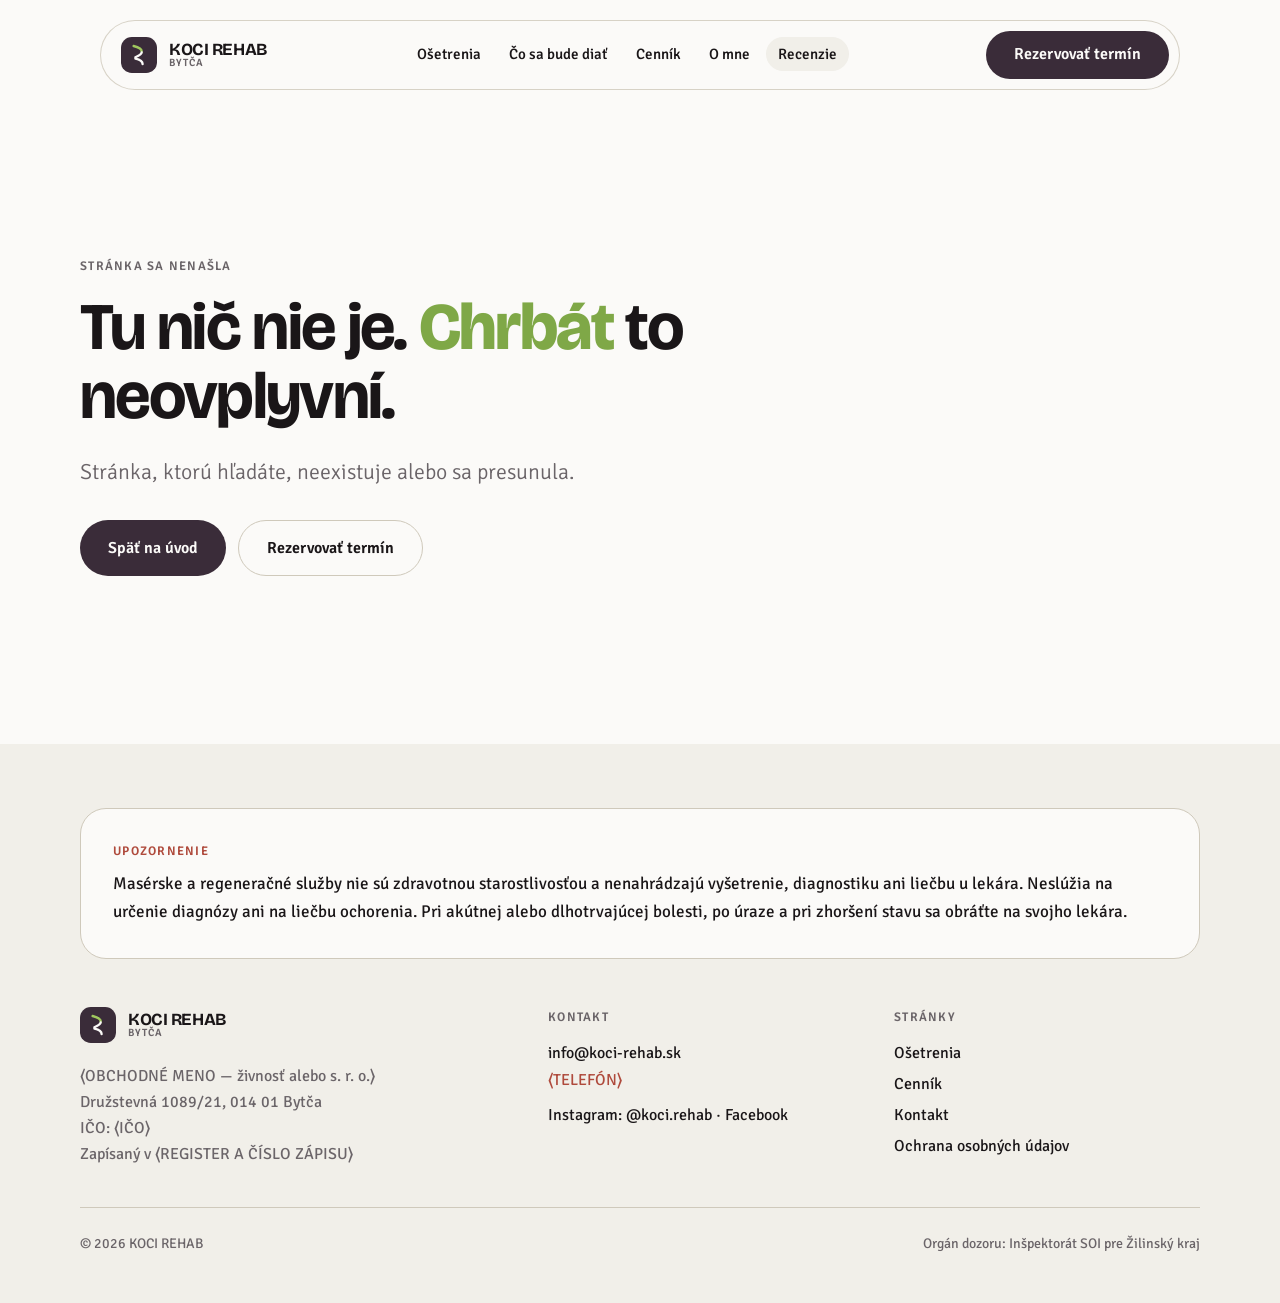
<file: recenzie/index.html>
<!DOCTYPE html><html lang="sk"><head><meta charSet="utf-8"/><meta name="viewport" content="width=device-width, initial-scale=1"/><link rel="preload" as="image" href="/assets/detaily-B7zQPiTa.jpg"/><link rel="stylesheet" href="/assets/styles-DVFn7D5O.css" data-precedence="default"/><link rel="stylesheet" href="https://fonts.googleapis.com/css2?family=Bricolage+Grotesque:opsz,wght@12..96,400..800&amp;family=Signika:wght@300;400;500;600;700&amp;display=swap" data-precedence="default"/><title>Recenzie klientov | KOCI REHAB Bytča</title><meta name="author" content="KOCI REHAB"/><meta property="og:site_name" content="KOCI REHAB"/><meta name="description" content="Recenzie klientov KOCI REHAB z Google profilu, ktoré si môžete overiť."/><meta property="og:title" content="Recenzie klientov | KOCI REHAB Bytča"/><meta property="og:description" content="Recenzie klientov KOCI REHAB z Google profilu, ktoré si môžete overiť."/><meta property="og:type" content="website"/><meta property="og:locale" content="sk_SK"/><meta name="twitter:card" content="summary_large_image"/><meta name="twitter:title" content="Recenzie klientov | KOCI REHAB Bytča"/><meta name="twitter:description" content="Recenzie klientov KOCI REHAB z Google profilu, ktoré si môžete overiť."/><link rel="modulepreload" href="/assets/index-Bzqu0JSJ.js"/><link rel="modulepreload" href="/assets/recenzie-Dly_5BNe.js"/><link rel="modulepreload" href="/assets/detaily-SzGJUnUM.js"/><link rel="icon" href="/favicon.png" type="image/png"/><meta name="robots" content="noindex, nofollow"/><link rel="preconnect" href="https://fonts.googleapis.com"/><link rel="preconnect" href="https://fonts.gstatic.com" crossorigin="anonymous"/><script>document.documentElement.classList.add('js')</script><meta property="og:image" content="https://pub-bb2e103a32db4e198524a2e9ed8f35b4.r2.dev/lovp_61adejw85m9a0v0zsjh27c3vh3/a80eacad7b81d53045d0ef389733400b_1791509044679.png"><meta name="twitter:image" content="https://pub-bb2e103a32db4e198524a2e9ed8f35b4.r2.dev/lovp_61adejw85m9a0v0zsjh27c3vh3/a80eacad7b81d53045d0ef389733400b_1791509044679.png"></head><body><a href="#obsah" class="sr-only focus:not-sr-only focus:fixed focus:left-4 focus:top-4 focus:z-[90] focus:rounded-full focus:bg-papier focus:px-5 focus:py-3">Preskočiť na obsah</a><header class="fixed inset-x-0 top-5 z-50 hidden px-4 md:block"><nav aria-label="Hlavné menu" class="menu-pill mx-auto flex items-center justify-between gap-6 max-w-[1080px] py-2.5 pl-5 pr-2.5"><a class="flex items-center gap-3" aria-label="KOCI REHAB, úvod" href="/"><svg viewBox="0 0 40 40" class="h-9 w-9" fill="none" aria-hidden="true"><rect width="40" height="40" rx="12" fill="var(--sliva)"></rect><path d="M14 10c6 1.5 9 3.5 9 6" stroke="var(--zelena-sv)" stroke-width="2.6" stroke-linecap="round"></path><path d="M23 17c0 2.5-3.5 4-7 5.5" stroke="var(--papier)" stroke-width="2.6" stroke-linecap="round"></path><path d="M16 24c4.5 1 8 3 8 6" stroke="var(--papier)" stroke-width="2.6" stroke-linecap="round"></path></svg><span class="leading-none"><span class="block font-display text-[17px] font-bold tracking-tight">KOCI REHAB</span><span class="stitok block text-[10.5px] text-seda">Bytča</span></span></a><ul class="flex items-center gap-1 text-[15px] font-medium"><li><a class="rounded-full px-3 py-2 transition-colors hover:bg-len" href="/osetrenia">Ošetrenia</a></li><li><a class="rounded-full px-3 py-2 transition-colors hover:bg-len" href="/co-sa-bude-diat">Čo sa bude diať</a></li><li><a class="rounded-full px-3 py-2 transition-colors hover:bg-len" href="/cennik">Cenník</a></li><li><a class="rounded-full px-3 py-2 transition-colors hover:bg-len" href="/kto-som">O mne</a></li><li><a class="rounded-full px-3 py-2 transition-colors hover:bg-len bg-len" href="/recenzie" data-status="active" aria-current="page">Recenzie</a></li></ul><a class="btn btn-primar !h-12" href="/rezervacia">Rezervovať termín</a></nav></header><header class="fixed inset-x-0 top-3 z-50 px-3 md:hidden"><div class="menu-pill flex items-center justify-between px-3 py-2"><a class="flex items-center gap-3" aria-label="KOCI REHAB, úvod" href="/"><svg viewBox="0 0 40 40" class="h-9 w-9" fill="none" aria-hidden="true"><rect width="40" height="40" rx="12" fill="var(--sliva)"></rect><path d="M14 10c6 1.5 9 3.5 9 6" stroke="var(--zelena-sv)" stroke-width="2.6" stroke-linecap="round"></path><path d="M23 17c0 2.5-3.5 4-7 5.5" stroke="var(--papier)" stroke-width="2.6" stroke-linecap="round"></path><path d="M16 24c4.5 1 8 3 8 6" stroke="var(--papier)" stroke-width="2.6" stroke-linecap="round"></path></svg><span class="leading-none"><span class="block font-display text-[17px] font-bold tracking-tight">KOCI REHAB</span><span class="stitok block text-[10.5px] text-seda">Bytča</span></span></a><button type="button" aria-expanded="false" aria-label="Menu" class="flex h-12 items-center gap-2 rounded-full px-4 font-medium">Menu <span class="plus"></span></button></div></header><div class="fixed inset-x-0 bottom-3 z-50 px-3 md:hidden"><div class="menu-pill p-1.5"><a class="btn btn-primar w-full" href="/rezervacia">Rezervovať termín</a></div></div><div class="prechod" aria-hidden="true"></div><main id="obsah"><!--$--><section class="obal pt-28 pb-10 md:pt-36"><div class="grid items-end gap-10 md:grid-cols-[1.15fr_1fr]"><div><p data-anim="true" class="stitok mb-5 text-seda">Recenzie</p><h1 data-anim="nadpis" class="h1">Recenzie, ktoré si <span class="zvyraz">overíte</span>.</h1><p data-anim="true" style="--i:1" class="perex telo mt-6">Zobrazujem len recenzie z Google profilu, aby ste si každú mohli pozrieť priamo pri zdroji.</p><div data-anim="true" style="--i:2" class="mt-8"><a class="btn btn-primar" href="/rezervacia">Rezervovať termín <svg viewBox="0 0 24 24" class="h-5 w-5" fill="none" stroke="currentColor" stroke-width="1.25" stroke-linecap="round" stroke-linejoin="round" aria-hidden="true"><path d="M4 12h15M13 6l6 6-6 6"></path></svg></a></div></div><figure class="aspect-[4/3]"><div data-anim="foto" class="overflow-hidden rounded-[26px] h-full"><img src="/assets/detaily-B7zQPiTa.jpg" alt="Uteráky a olej na poličke" width="1280" height="960" loading="eager" decoding="async" class="h-full w-full object-cover"/></div><figcaption class="ilustr">Ilustračná fotografia.</figcaption></figure></div></section><section class="obal sekcia"><div class="karta p-8 md:p-10"><span class="pruh pruh-dlhodobo"></span><p class="h3">Recenzie z Googlu pripravujeme.</p><p class="telo mt-3 text-seda">Kým ich sem napojíme, najlepšie je prísť a presvedčiť sa sami — priebeh aj cenu poznáte vopred.</p></div></section><section class="obal sekcia"><div class="karta flex flex-col items-start justify-between gap-6 p-8 md:flex-row md:items-center md:p-12"><span class="pruh pruh-rucne"></span><div><h2 data-anim="nadpis" class="h2">Prvé sedenie trvá hodinu a stojí 90 €.</h2><p class="mt-3 text-seda">Dopredu viete, čo sa bude diať. Pri akútnej bolesti radšej zavolajte: <span class="text-tehla">⟨TELEFÓN⟩</span></p></div><a class="btn btn-primar" href="/rezervacia">Rezervovať termín <svg viewBox="0 0 24 24" class="h-5 w-5" fill="none" stroke="currentColor" stroke-width="1.25" stroke-linecap="round" stroke-linejoin="round" aria-hidden="true"><path d="M4 12h15M13 6l6 6-6 6"></path></svg></a></div></section><script>(function(a,f){let l;try{l=JSON.parse(sessionStorage.getItem(a)||"{}")}catch{return}const n=l?.[f||history.state?.__TSR_key];let c=!1;for(const t in n){const e=n[t],o=e?.scrollX,s=e?.scrollY;if(Number.isFinite(o)&&Number.isFinite(s)){if(t==="window")scrollTo(o,s),c=!0;else if(t)try{const r=document.querySelector(t);r&&(r.scrollLeft=o,r.scrollTop=s)}catch{}}}if(c)return;const i=location.hash.slice(1);if(i){const t=history.state?.__hashScrollIntoViewOptions??!0;if(t){const e=document.getElementById(i);e&&e.scrollIntoView(t)}return}scrollTo(0,0)})("tsr-scroll-restoration-v1_3");document.currentScript.remove()</script><!--/$--></main><footer class="mt-6 bg-len pb-28 pt-16 md:pb-12"><div class="obal"><div data-vzdy="true" class="rounded-[26px] border border-linka bg-papier p-6 md:p-8"><p class="stitok mb-2 text-tehla">Upozornenie</p><p class="text-[17px] leading-relaxed">Masérske a regeneračné služby nie sú zdravotnou starostlivosťou a nenahrádzajú vyšetrenie, diagnostiku ani liečbu u lekára. Neslúžia na určenie diagnózy ani na liečbu ochorenia. Pri akútnej alebo dlhotrvajúcej bolesti, po úraze a pri zhoršení stavu sa obráťte na svojho lekára.</p></div><div class="mt-12 grid gap-10 md:grid-cols-[1.4fr_1fr_1fr]"><div><a class="flex items-center gap-3" aria-label="KOCI REHAB, úvod" href="/"><svg viewBox="0 0 40 40" class="h-9 w-9" fill="none" aria-hidden="true"><rect width="40" height="40" rx="12" fill="var(--sliva)"></rect><path d="M14 10c6 1.5 9 3.5 9 6" stroke="var(--zelena-sv)" stroke-width="2.6" stroke-linecap="round"></path><path d="M23 17c0 2.5-3.5 4-7 5.5" stroke="var(--papier)" stroke-width="2.6" stroke-linecap="round"></path><path d="M16 24c4.5 1 8 3 8 6" stroke="var(--papier)" stroke-width="2.6" stroke-linecap="round"></path></svg><span class="leading-none"><span class="block font-display text-[17px] font-bold tracking-tight">KOCI REHAB</span><span class="stitok block text-[10.5px] text-seda">Bytča</span></span></a><p class="mt-5 text-[16px] leading-relaxed text-seda">⟨OBCHODNÉ MENO — živnosť alebo s. r. o.⟩<br/>Družstevná 1089/21, 014 01 Bytča<br/>IČO: <!-- -->⟨IČO⟩<br/>Zapísaný v <!-- -->⟨REGISTER A ČÍSLO ZÁPISU⟩</p></div><div class="text-[16px]"><p class="stitok mb-3 text-seda">Kontakt</p><p><a class="underline-offset-4 hover:underline" href="mailto:info@koci-rehab.sk">info@koci-rehab.sk</a></p><p class="text-tehla">⟨TELEFÓN⟩</p><p class="mt-2"><a href="https://www.instagram.com/koci.rehab/" class="hover:underline" rel="noopener" target="_blank">Instagram: @koci.rehab</a> ·<!-- --> <a href="https://www.facebook.com/" class="hover:underline" rel="noopener" target="_blank">Facebook</a></p></div><div class="text-[16px]"><p class="stitok mb-3 text-seda">Stránky</p><ul class="space-y-1"><li><a class="hover:underline" href="/osetrenia">Ošetrenia</a></li><li><a class="hover:underline" href="/cennik">Cenník</a></li><li><a class="hover:underline" href="/kontakt">Kontakt</a></li><li><a class="hover:underline" href="/ochrana-osobnych-udajov">Ochrana osobných údajov</a></li></ul></div></div><div class="mt-10 flex flex-wrap justify-between gap-3 border-t border-linka pt-6 text-[14px] text-seda"><p>© <!-- -->2026<!-- --> KOCI REHAB</p><p>Orgán dozoru: Inšpektorát SOI pre Žilinský kraj</p></div></div></footer><script data-tsr-stream-part="">(self.$R=self.$R||{})["tsr"]=[];self.$_TSR={h(){this.hydrated=!0,this.c()},e(){this.streamEnded=!0,this.c()},c(){this.hydrated&&this.streamEnded&&(delete self.$_TSR,delete self.$R.tsr)},p(e){this.initialized?e():this.buffer.push(e)},buffer:[]};$_TSR.router=($R=>$R[0]={manifest:$R[1]={routes:$R[2]={__root__:$R[3]={preloads:$R[4]=["/assets/index-Bzqu0JSJ.js"],scripts:$R[5]=[$R[6]={attrs:$R[7]={type:"module",async:!0,src:"/assets/index-Bzqu0JSJ.js"}}]},"/recenzie":$R[8]={preloads:$R[9]=["/assets/recenzie-Dly_5BNe.js","/assets/detaily-SzGJUnUM.js"]}}},matches:$R[10]=[$R[11]={i:"__root__ ",u:1791512290738,s:"success",ssr:!0},$R[12]={i:" recenzie recenzie",u:1791512290738,s:"success",ssr:!0}]})($R["tsr"]);$_TSR.e();{let s=document.currentScript,p;while((p=s.previousElementSibling)&&p.hasAttribute('data-tsr-stream-part'))p.remove();s.remove()}</script><script type="module" async="" src="/assets/index-Bzqu0JSJ.js"></script><script>document.currentScript.remove();/*$tsr-stream-boundary*/</script></body></html>
</file>
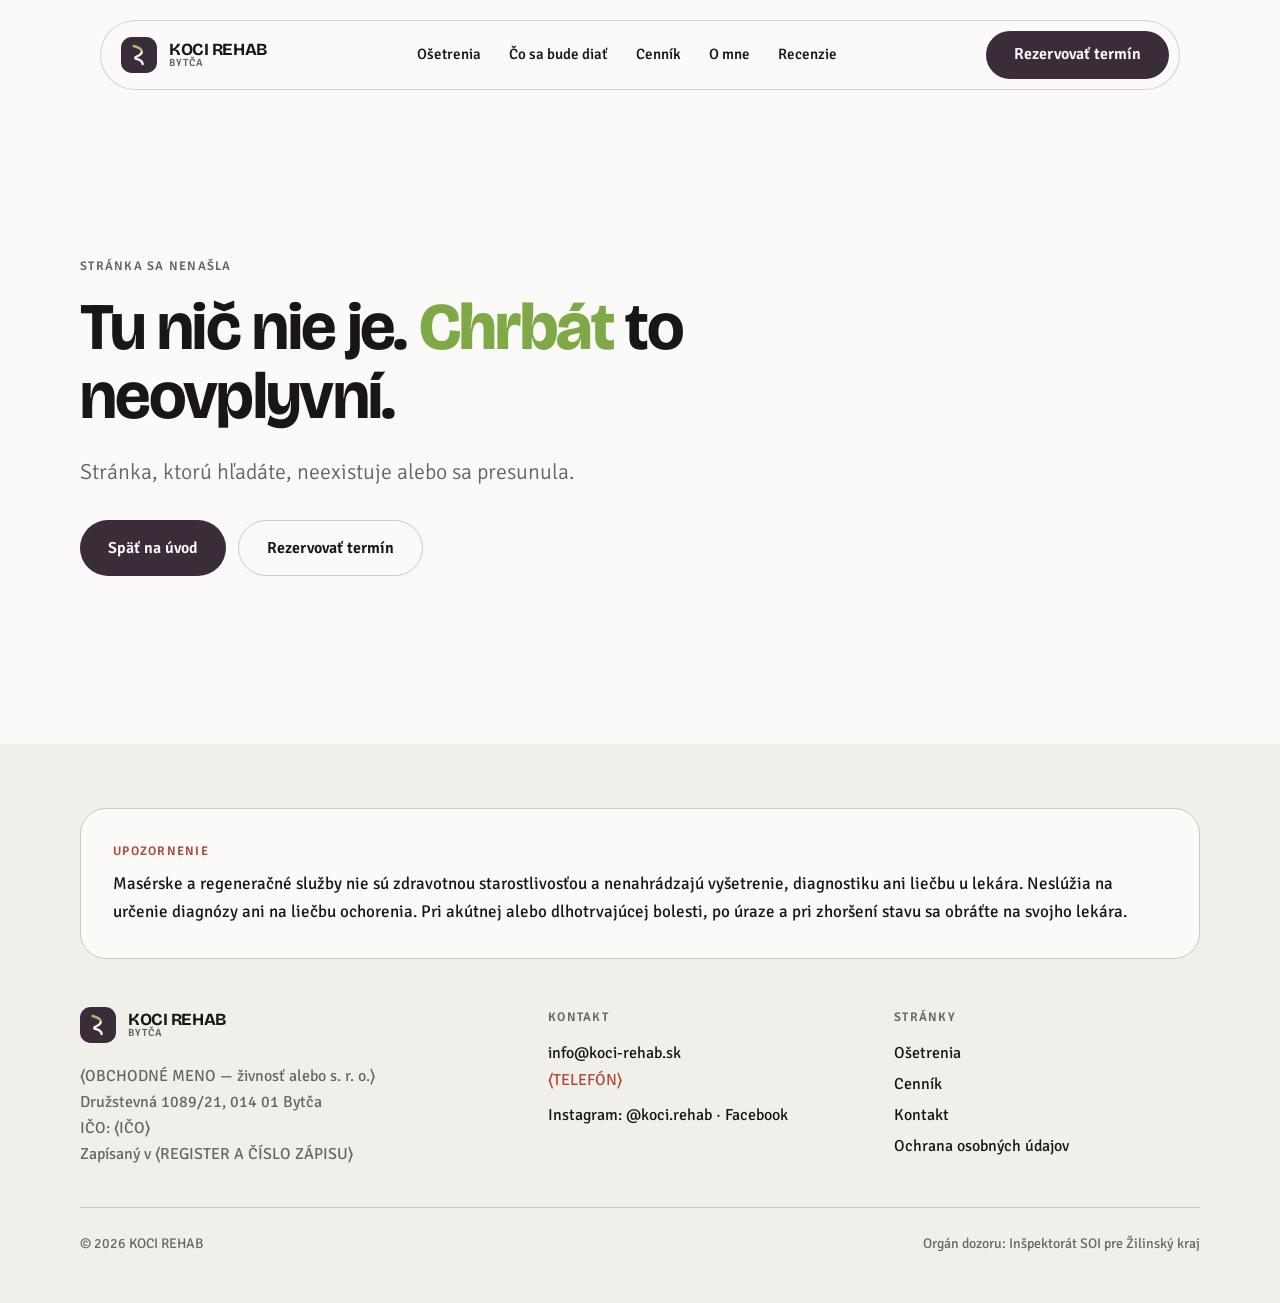
<file: rezervacia/index.html>
<!DOCTYPE html><html lang="sk"><head><meta charSet="utf-8"/><meta name="viewport" content="width=device-width, initial-scale=1"/><link rel="stylesheet" href="/assets/styles-DVFn7D5O.css" data-precedence="default"/><link rel="stylesheet" href="https://fonts.googleapis.com/css2?family=Bricolage+Grotesque:opsz,wght@12..96,400..800&amp;family=Signika:wght@300;400;500;600;700&amp;display=swap" data-precedence="default"/><title>Rezervovať termín | KOCI REHAB Bytča</title><meta name="author" content="KOCI REHAB"/><meta property="og:site_name" content="KOCI REHAB"/><meta name="description" content="Objednajte si sedenie v Bytči. Napíšte, čo vás trápi, a ozvem sa s termínom. Pri akútnej bolesti volajte."/><meta property="og:title" content="Rezervovať termín | KOCI REHAB Bytča"/><meta property="og:description" content="Objednajte si sedenie v Bytči. Napíšte, čo vás trápi, a ozvem sa s termínom. Pri akútnej bolesti volajte."/><meta property="og:type" content="website"/><meta property="og:locale" content="sk_SK"/><meta name="twitter:card" content="summary_large_image"/><meta name="twitter:title" content="Rezervovať termín | KOCI REHAB Bytča"/><meta name="twitter:description" content="Objednajte si sedenie v Bytči. Napíšte, čo vás trápi, a ozvem sa s termínom. Pri akútnej bolesti volajte."/><link rel="modulepreload" href="/assets/index-Bzqu0JSJ.js"/><link rel="modulepreload" href="/assets/rezervacia-DlDBlfYi.js"/><link rel="modulepreload" href="/assets/miestnost-CCGuHum9.js"/><link rel="icon" href="/favicon.png" type="image/png"/><meta name="robots" content="noindex, nofollow"/><link rel="preconnect" href="https://fonts.googleapis.com"/><link rel="preconnect" href="https://fonts.gstatic.com" crossorigin="anonymous"/><script>document.documentElement.classList.add('js')</script><meta property="og:image" content="https://pub-bb2e103a32db4e198524a2e9ed8f35b4.r2.dev/lovp_61adejw85m9a0v0zsjh27c3vh3/a80eacad7b81d53045d0ef389733400b_1791509044679.png"><meta name="twitter:image" content="https://pub-bb2e103a32db4e198524a2e9ed8f35b4.r2.dev/lovp_61adejw85m9a0v0zsjh27c3vh3/a80eacad7b81d53045d0ef389733400b_1791509044679.png"></head><body><a href="#obsah" class="sr-only focus:not-sr-only focus:fixed focus:left-4 focus:top-4 focus:z-[90] focus:rounded-full focus:bg-papier focus:px-5 focus:py-3">Preskočiť na obsah</a><header class="fixed inset-x-0 top-5 z-50 hidden px-4 md:block"><nav aria-label="Hlavné menu" class="menu-pill mx-auto flex items-center justify-between gap-6 max-w-[1080px] py-2.5 pl-5 pr-2.5"><a class="flex items-center gap-3" aria-label="KOCI REHAB, úvod" href="/"><svg viewBox="0 0 40 40" class="h-9 w-9" fill="none" aria-hidden="true"><rect width="40" height="40" rx="12" fill="var(--sliva)"></rect><path d="M14 10c6 1.5 9 3.5 9 6" stroke="var(--zelena-sv)" stroke-width="2.6" stroke-linecap="round"></path><path d="M23 17c0 2.5-3.5 4-7 5.5" stroke="var(--papier)" stroke-width="2.6" stroke-linecap="round"></path><path d="M16 24c4.5 1 8 3 8 6" stroke="var(--papier)" stroke-width="2.6" stroke-linecap="round"></path></svg><span class="leading-none"><span class="block font-display text-[17px] font-bold tracking-tight">KOCI REHAB</span><span class="stitok block text-[10.5px] text-seda">Bytča</span></span></a><ul class="flex items-center gap-1 text-[15px] font-medium"><li><a class="rounded-full px-3 py-2 transition-colors hover:bg-len" href="/osetrenia">Ošetrenia</a></li><li><a class="rounded-full px-3 py-2 transition-colors hover:bg-len" href="/co-sa-bude-diat">Čo sa bude diať</a></li><li><a class="rounded-full px-3 py-2 transition-colors hover:bg-len" href="/cennik">Cenník</a></li><li><a class="rounded-full px-3 py-2 transition-colors hover:bg-len" href="/kto-som">O mne</a></li><li><a class="rounded-full px-3 py-2 transition-colors hover:bg-len" href="/recenzie">Recenzie</a></li></ul><a class="btn btn-primar !h-12 active" href="/rezervacia" data-status="active" aria-current="page">Rezervovať termín</a></nav></header><header class="fixed inset-x-0 top-3 z-50 px-3 md:hidden"><div class="menu-pill flex items-center justify-between px-3 py-2"><a class="flex items-center gap-3" aria-label="KOCI REHAB, úvod" href="/"><svg viewBox="0 0 40 40" class="h-9 w-9" fill="none" aria-hidden="true"><rect width="40" height="40" rx="12" fill="var(--sliva)"></rect><path d="M14 10c6 1.5 9 3.5 9 6" stroke="var(--zelena-sv)" stroke-width="2.6" stroke-linecap="round"></path><path d="M23 17c0 2.5-3.5 4-7 5.5" stroke="var(--papier)" stroke-width="2.6" stroke-linecap="round"></path><path d="M16 24c4.5 1 8 3 8 6" stroke="var(--papier)" stroke-width="2.6" stroke-linecap="round"></path></svg><span class="leading-none"><span class="block font-display text-[17px] font-bold tracking-tight">KOCI REHAB</span><span class="stitok block text-[10.5px] text-seda">Bytča</span></span></a><button type="button" aria-expanded="false" aria-label="Menu" class="flex h-12 items-center gap-2 rounded-full px-4 font-medium">Menu <span class="plus"></span></button></div></header><div class="fixed inset-x-0 bottom-3 z-50 px-3 md:hidden"><div class="menu-pill p-1.5"><a class="btn btn-primar w-full active" href="/rezervacia" data-status="active" aria-current="page">Rezervovať termín</a></div></div><div class="prechod" aria-hidden="true"></div><main id="obsah"><!--$--><section class="obal pb-16 pt-28 md:pt-36"><div class="grid gap-10 md:grid-cols-[1fr_1.5fr]"><div><p data-anim="true" class="stitok text-seda">Rezervácia</p><h1 data-anim="nadpis" class="h1 mt-5">Rezervovať <span class="zvyraz">termín</span></h1><p data-anim="true" class="perex mt-6">Prvé sedenie trvá hodinu a stojí 90 €. Pri akútnej bolesti volajte, nepíšte.</p><p class="cena mt-5 text-tehla">⟨TELEFÓN⟩</p><figure class="mt-8 hidden aspect-[4/3] md:block"><div data-anim="foto" class="overflow-hidden rounded-[26px] h-full"><img src="/assets/miestnost-DCXzS1XY.jpg" alt="Ošetrovňa s lehátkom" width="1280" height="1600" loading="lazy" decoding="async" class="h-full w-full object-cover"/></div><figcaption class="ilustr">Ilustračná fotografia.</figcaption></figure></div><form class="karta grid gap-5 p-6 md:p-10"><span class="pruh pruh-rucne"></span><div class="grid gap-5 md:grid-cols-2"><label class="grid gap-2"><span class="font-medium">Meno a priezvisko</span><input required="" autoComplete="name" class="pole" name="meno"/></label><label class="grid gap-2"><span class="font-medium">Telefón</span><input required="" type="tel" autoComplete="tel" class="pole" name="telefon"/></label></div><label class="grid gap-2"><span class="font-medium">E-mail</span><input required="" type="email" autoComplete="email" class="pole" name="email"/></label><label class="grid gap-2"><span class="font-medium">Čo vás trápi</span><textarea name="problem" rows="4" class="pole" placeholder="Napríklad: bolí ma chrbát, keď dlho sedím, asi tri mesiace."></textarea></label><fieldset class="grid gap-2"><legend class="mb-2 font-medium">Ste u mňa prvýkrát?</legend><div class="flex gap-3"><button type="button" class="pilulka" aria-pressed="true">Áno, prvýkrát</button><button type="button" class="pilulka" aria-pressed="false">Nie, už som bol/a</button></div></fieldset><label class="flex items-start gap-3 text-[16px]"><input required="" type="checkbox" class="mt-1 h-6 w-6 flex-none accent-[var(--zelena)]"/><span>Súhlasím so <a class="underline" href="/ochrana-osobnych-udajov">spracovaním osobných údajov</a> na účel vybavenia rezervácie.</span></label><label class="flex items-start gap-3 text-[16px]"><input required="" type="checkbox" class="mt-1 h-6 w-6 flex-none accent-[var(--zelena)]"/><span>Beriem na vedomie, že ide o masérsku a regeneračnú službu, nie o zdravotnú starostlivosť, a že nenahrádza vyšetrenie u lekára.</span></label><div class="flex flex-wrap items-center gap-5"><button type="submit" class="btn btn-primar">Odoslať žiadosť o termín <svg viewBox="0 0 24 24" class="h-5 w-5" fill="none" stroke="currentColor" stroke-width="1.25" stroke-linecap="round" stroke-linejoin="round" aria-hidden="true"><path d="M4 12h15M13 6l6 6-6 6"></path></svg></button><p class="text-[16px] text-seda">Pri akútnej bolesti volajte: <span class="text-tehla">⟨TELEFÓN⟩</span></p></div></form></div></section><script>(function(a,f){let l;try{l=JSON.parse(sessionStorage.getItem(a)||"{}")}catch{return}const n=l?.[f||history.state?.__TSR_key];let c=!1;for(const t in n){const e=n[t],o=e?.scrollX,s=e?.scrollY;if(Number.isFinite(o)&&Number.isFinite(s)){if(t==="window")scrollTo(o,s),c=!0;else if(t)try{const r=document.querySelector(t);r&&(r.scrollLeft=o,r.scrollTop=s)}catch{}}}if(c)return;const i=location.hash.slice(1);if(i){const t=history.state?.__hashScrollIntoViewOptions??!0;if(t){const e=document.getElementById(i);e&&e.scrollIntoView(t)}return}scrollTo(0,0)})("tsr-scroll-restoration-v1_3");document.currentScript.remove()</script><!--/$--></main><footer class="mt-6 bg-len pb-28 pt-16 md:pb-12"><div class="obal"><div data-vzdy="true" class="rounded-[26px] border border-linka bg-papier p-6 md:p-8"><p class="stitok mb-2 text-tehla">Upozornenie</p><p class="text-[17px] leading-relaxed">Masérske a regeneračné služby nie sú zdravotnou starostlivosťou a nenahrádzajú vyšetrenie, diagnostiku ani liečbu u lekára. Neslúžia na určenie diagnózy ani na liečbu ochorenia. Pri akútnej alebo dlhotrvajúcej bolesti, po úraze a pri zhoršení stavu sa obráťte na svojho lekára.</p></div><div class="mt-12 grid gap-10 md:grid-cols-[1.4fr_1fr_1fr]"><div><a class="flex items-center gap-3" aria-label="KOCI REHAB, úvod" href="/"><svg viewBox="0 0 40 40" class="h-9 w-9" fill="none" aria-hidden="true"><rect width="40" height="40" rx="12" fill="var(--sliva)"></rect><path d="M14 10c6 1.5 9 3.5 9 6" stroke="var(--zelena-sv)" stroke-width="2.6" stroke-linecap="round"></path><path d="M23 17c0 2.5-3.5 4-7 5.5" stroke="var(--papier)" stroke-width="2.6" stroke-linecap="round"></path><path d="M16 24c4.5 1 8 3 8 6" stroke="var(--papier)" stroke-width="2.6" stroke-linecap="round"></path></svg><span class="leading-none"><span class="block font-display text-[17px] font-bold tracking-tight">KOCI REHAB</span><span class="stitok block text-[10.5px] text-seda">Bytča</span></span></a><p class="mt-5 text-[16px] leading-relaxed text-seda">⟨OBCHODNÉ MENO — živnosť alebo s. r. o.⟩<br/>Družstevná 1089/21, 014 01 Bytča<br/>IČO: <!-- -->⟨IČO⟩<br/>Zapísaný v <!-- -->⟨REGISTER A ČÍSLO ZÁPISU⟩</p></div><div class="text-[16px]"><p class="stitok mb-3 text-seda">Kontakt</p><p><a class="underline-offset-4 hover:underline" href="mailto:info@koci-rehab.sk">info@koci-rehab.sk</a></p><p class="text-tehla">⟨TELEFÓN⟩</p><p class="mt-2"><a href="https://www.instagram.com/koci.rehab/" class="hover:underline" rel="noopener" target="_blank">Instagram: @koci.rehab</a> ·<!-- --> <a href="https://www.facebook.com/" class="hover:underline" rel="noopener" target="_blank">Facebook</a></p></div><div class="text-[16px]"><p class="stitok mb-3 text-seda">Stránky</p><ul class="space-y-1"><li><a class="hover:underline" href="/osetrenia">Ošetrenia</a></li><li><a class="hover:underline" href="/cennik">Cenník</a></li><li><a class="hover:underline" href="/kontakt">Kontakt</a></li><li><a class="hover:underline" href="/ochrana-osobnych-udajov">Ochrana osobných údajov</a></li></ul></div></div><div class="mt-10 flex flex-wrap justify-between gap-3 border-t border-linka pt-6 text-[14px] text-seda"><p>© <!-- -->2026<!-- --> KOCI REHAB</p><p>Orgán dozoru: Inšpektorát SOI pre Žilinský kraj</p></div></div></footer><script data-tsr-stream-part="">(self.$R=self.$R||{})["tsr"]=[];self.$_TSR={h(){this.hydrated=!0,this.c()},e(){this.streamEnded=!0,this.c()},c(){this.hydrated&&this.streamEnded&&(delete self.$_TSR,delete self.$R.tsr)},p(e){this.initialized?e():this.buffer.push(e)},buffer:[]};$_TSR.router=($R=>$R[0]={manifest:$R[1]={routes:$R[2]={__root__:$R[3]={preloads:$R[4]=["/assets/index-Bzqu0JSJ.js"],scripts:$R[5]=[$R[6]={attrs:$R[7]={type:"module",async:!0,src:"/assets/index-Bzqu0JSJ.js"}}]},"/rezervacia":$R[8]={preloads:$R[9]=["/assets/rezervacia-DlDBlfYi.js","/assets/miestnost-CCGuHum9.js"]}}},matches:$R[10]=[$R[11]={i:"__root__ ",u:1791512291034,s:"success",ssr:!0},$R[12]={i:" rezervacia rezervacia",u:1791512291034,s:"success",ssr:!0}]})($R["tsr"]);$_TSR.e();{let s=document.currentScript,p;while((p=s.previousElementSibling)&&p.hasAttribute('data-tsr-stream-part'))p.remove();s.remove()}</script><script type="module" async="" src="/assets/index-Bzqu0JSJ.js"></script><script>document.currentScript.remove();/*$tsr-stream-boundary*/</script></body></html>
</file>
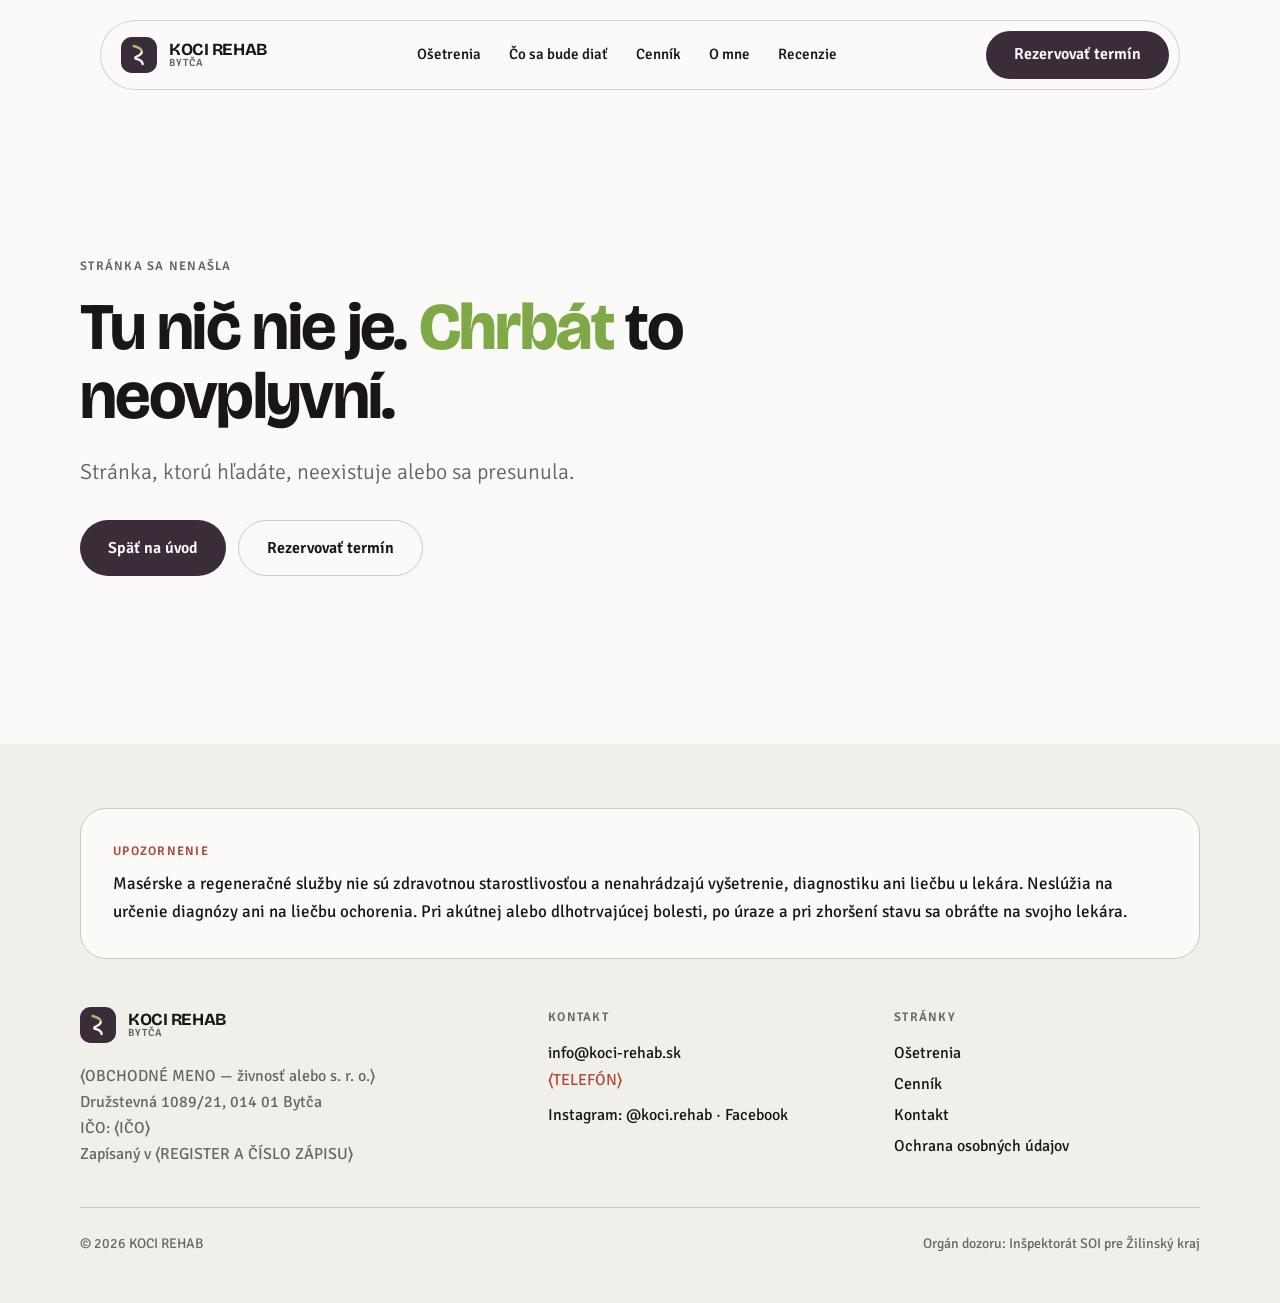
<file: problem/kriz/index.html>
<!DOCTYPE html><html lang="sk"><head><meta charSet="utf-8"/><meta name="viewport" content="width=device-width, initial-scale=1"/><link rel="preload" as="image" href="/assets/miestnost-DCXzS1XY.jpg"/><link rel="stylesheet" href="/assets/styles-DVFn7D5O.css" data-precedence="default"/><link rel="stylesheet" href="https://fonts.googleapis.com/css2?family=Bricolage+Grotesque:opsz,wght@12..96,400..800&amp;family=Signika:wght@300;400;500;600;700&amp;display=swap" data-precedence="default"/><title>Strelilo mi do krížov — čo s tým | KOCI REHAB Bytča</title><meta name="author" content="KOCI REHAB"/><meta property="og:site_name" content="KOCI REHAB"/><meta name="description" content="Pri akútnej bolesti volajte, nepíšte. Povieme si po telefóne, či má zmysel prísť hneď, alebo najprv k lekárovi."/><meta property="og:title" content="Strelilo mi do krížov — čo s tým | KOCI REHAB Bytča"/><meta property="og:description" content="Pri akútnej bolesti volajte, nepíšte. Povieme si po telefóne, či má zmysel prísť hneď, alebo najprv k lekárovi."/><meta property="og:type" content="website"/><meta property="og:locale" content="sk_SK"/><meta name="twitter:card" content="summary_large_image"/><meta name="twitter:title" content="Strelilo mi do krížov — čo s tým | KOCI REHAB Bytča"/><meta name="twitter:description" content="Pri akútnej bolesti volajte, nepíšte. Povieme si po telefóne, či má zmysel prísť hneď, alebo najprv k lekárovi."/><link rel="modulepreload" href="/assets/index-Bzqu0JSJ.js"/><link rel="modulepreload" href="/assets/problem._id-BHbKIqIh.js"/><link rel="modulepreload" href="/assets/detaily-SzGJUnUM.js"/><link rel="modulepreload" href="/assets/miestnost-CCGuHum9.js"/><link rel="modulepreload" href="/assets/pohyb-jsU8zKBs.js"/><link rel="icon" href="/favicon.png" type="image/png"/><meta name="robots" content="noindex, nofollow"/><link rel="preconnect" href="https://fonts.googleapis.com"/><link rel="preconnect" href="https://fonts.gstatic.com" crossorigin="anonymous"/><script>document.documentElement.classList.add('js')</script><meta property="og:image" content="https://pub-bb2e103a32db4e198524a2e9ed8f35b4.r2.dev/lovp_61adejw85m9a0v0zsjh27c3vh3/a80eacad7b81d53045d0ef389733400b_1791509044679.png"><meta name="twitter:image" content="https://pub-bb2e103a32db4e198524a2e9ed8f35b4.r2.dev/lovp_61adejw85m9a0v0zsjh27c3vh3/a80eacad7b81d53045d0ef389733400b_1791509044679.png"></head><body><a href="#obsah" class="sr-only focus:not-sr-only focus:fixed focus:left-4 focus:top-4 focus:z-[90] focus:rounded-full focus:bg-papier focus:px-5 focus:py-3">Preskočiť na obsah</a><header class="fixed inset-x-0 top-5 z-50 hidden px-4 md:block"><nav aria-label="Hlavné menu" class="menu-pill mx-auto flex items-center justify-between gap-6 max-w-[1080px] py-2.5 pl-5 pr-2.5"><a class="flex items-center gap-3" aria-label="KOCI REHAB, úvod" href="/"><svg viewBox="0 0 40 40" class="h-9 w-9" fill="none" aria-hidden="true"><rect width="40" height="40" rx="12" fill="var(--sliva)"></rect><path d="M14 10c6 1.5 9 3.5 9 6" stroke="var(--zelena-sv)" stroke-width="2.6" stroke-linecap="round"></path><path d="M23 17c0 2.5-3.5 4-7 5.5" stroke="var(--papier)" stroke-width="2.6" stroke-linecap="round"></path><path d="M16 24c4.5 1 8 3 8 6" stroke="var(--papier)" stroke-width="2.6" stroke-linecap="round"></path></svg><span class="leading-none"><span class="block font-display text-[17px] font-bold tracking-tight">KOCI REHAB</span><span class="stitok block text-[10.5px] text-seda">Bytča</span></span></a><ul class="flex items-center gap-1 text-[15px] font-medium"><li><a class="rounded-full px-3 py-2 transition-colors hover:bg-len" href="/osetrenia">Ošetrenia</a></li><li><a class="rounded-full px-3 py-2 transition-colors hover:bg-len" href="/co-sa-bude-diat">Čo sa bude diať</a></li><li><a class="rounded-full px-3 py-2 transition-colors hover:bg-len" href="/cennik">Cenník</a></li><li><a class="rounded-full px-3 py-2 transition-colors hover:bg-len" href="/kto-som">O mne</a></li><li><a class="rounded-full px-3 py-2 transition-colors hover:bg-len" href="/recenzie">Recenzie</a></li></ul><a class="btn btn-primar !h-12" href="/rezervacia">Rezervovať termín</a></nav></header><header class="fixed inset-x-0 top-3 z-50 px-3 md:hidden"><div class="menu-pill flex items-center justify-between px-3 py-2"><a class="flex items-center gap-3" aria-label="KOCI REHAB, úvod" href="/"><svg viewBox="0 0 40 40" class="h-9 w-9" fill="none" aria-hidden="true"><rect width="40" height="40" rx="12" fill="var(--sliva)"></rect><path d="M14 10c6 1.5 9 3.5 9 6" stroke="var(--zelena-sv)" stroke-width="2.6" stroke-linecap="round"></path><path d="M23 17c0 2.5-3.5 4-7 5.5" stroke="var(--papier)" stroke-width="2.6" stroke-linecap="round"></path><path d="M16 24c4.5 1 8 3 8 6" stroke="var(--papier)" stroke-width="2.6" stroke-linecap="round"></path></svg><span class="leading-none"><span class="block font-display text-[17px] font-bold tracking-tight">KOCI REHAB</span><span class="stitok block text-[10.5px] text-seda">Bytča</span></span></a><button type="button" aria-expanded="false" aria-label="Menu" class="flex h-12 items-center gap-2 rounded-full px-4 font-medium">Menu <span class="plus"></span></button></div></header><div class="fixed inset-x-0 bottom-3 z-50 px-3 md:hidden"><div class="menu-pill p-1.5"><a class="btn btn-primar w-full" href="/rezervacia">Rezervovať termín</a></div></div><div class="prechod" aria-hidden="true"></div><main id="obsah"><!--$--><section class="obal pt-28 pb-10 md:pt-36"><div class="grid items-center gap-10 md:grid-cols-[1.2fr_1fr]"><div><p data-anim="true" class="stitok text-tehla">Akútna bolesť</p><h1 data-anim="nadpis" class="h1 mt-5">„<!-- -->Strelilo mi do krížov<!-- -->.&quot;</h1><p data-anim="true" style="--i:1" class="perex telo mt-7">Pri akútnej bolesti volajte, nepíšte. Povieme si po telefóne, či má zmysel prísť hneď, alebo najprv k lekárovi.</p><div data-anim="true" style="--i:2" class="mt-9 flex flex-wrap gap-3"><span class="btn btn-primar">Volajte: <!-- -->⟨TELEFÓN⟩</span><a class="btn btn-sek" href="/co-sa-bude-diat">Čo sa bude diať</a></div></div><figure class="aspect-[4/3]"><div data-anim="foto" class="overflow-hidden rounded-[26px] h-full"><img src="/assets/miestnost-DCXzS1XY.jpg" alt="Ošetrovňa KOCI REHAB" width="1280" height="960" loading="eager" decoding="async" class="h-full w-full object-cover"/></div><figcaption class="ilustr">Ilustračná fotografia.</figcaption></figure></div></section><section class="obal"><div class="karta p-8"><span class="pruh bg-tehla"></span><p class="h3">Kedy ísť najprv k lekárovi</p><p class="telo mt-3 text-seda">Pri akútnej alebo dlhotrvajúcej bolesti, po úraze a pri zhoršení stavu sa obráťte na svojho lekára. Po telefóne si spolu prejdeme, čo je pre vás rozumné.</p></div></section><section class="obal sekcia"><h2 data-anim="nadpis" class="h2">Iné vety, ktoré ľudia hovoria</h2><div class="mt-8 grid gap-3 sm:grid-cols-2 lg:grid-cols-5"><a class="karta karta-hover p-6 font-display text-[19px] font-semibold leading-snug" href="/problem/sedenie"><span class="pruh pruh-rucne"></span>„<!-- -->Bolí ma chrbát, keď dlho sedím<!-- -->.&quot;</a><a class="karta karta-hover p-6 font-display text-[19px] font-semibold leading-snug" href="/problem/rano"><span class="pruh pruh-rucne"></span>„<!-- -->Ráno sa neviem narovnať<!-- -->.&quot;</a><a class="karta karta-hover p-6 font-display text-[19px] font-semibold leading-snug" href="/problem/krk"><span class="pruh pruh-rucne"></span>„<!-- -->Bolí ma krk a hlava<!-- -->.&quot;</a><a class="karta karta-hover p-6 font-display text-[19px] font-semibold leading-snug" href="/problem/sport"><span class="pruh pruh-rucne"></span>„<!-- -->Športujem a niečo mi nesedí<!-- -->.&quot;</a><a class="karta karta-hover p-6 font-display text-[19px] font-semibold leading-snug" href="/problem/prevencia"><span class="pruh pruh-rucne"></span>„<!-- -->Nič ma nebolí, chcem to tak nechať<!-- -->.&quot;</a></div></section><section class="obal sekcia"><div class="karta flex flex-col items-start justify-between gap-6 p-8 md:flex-row md:items-center md:p-12"><span class="pruh pruh-rucne"></span><div><h2 data-anim="nadpis" class="h2">Prvé sedenie trvá hodinu a stojí 90 €.</h2><p class="mt-3 text-seda">Dopredu viete, čo sa bude diať. Pri akútnej bolesti radšej zavolajte: <span class="text-tehla">⟨TELEFÓN⟩</span></p></div><a class="btn btn-primar" href="/rezervacia">Rezervovať termín <svg viewBox="0 0 24 24" class="h-5 w-5" fill="none" stroke="currentColor" stroke-width="1.25" stroke-linecap="round" stroke-linejoin="round" aria-hidden="true"><path d="M4 12h15M13 6l6 6-6 6"></path></svg></a></div></section><script>(function(a,f){let l;try{l=JSON.parse(sessionStorage.getItem(a)||"{}")}catch{return}const n=l?.[f||history.state?.__TSR_key];let c=!1;for(const t in n){const e=n[t],o=e?.scrollX,s=e?.scrollY;if(Number.isFinite(o)&&Number.isFinite(s)){if(t==="window")scrollTo(o,s),c=!0;else if(t)try{const r=document.querySelector(t);r&&(r.scrollLeft=o,r.scrollTop=s)}catch{}}}if(c)return;const i=location.hash.slice(1);if(i){const t=history.state?.__hashScrollIntoViewOptions??!0;if(t){const e=document.getElementById(i);e&&e.scrollIntoView(t)}return}scrollTo(0,0)})("tsr-scroll-restoration-v1_3");document.currentScript.remove()</script><!--/$--></main><footer class="mt-6 bg-len pb-28 pt-16 md:pb-12"><div class="obal"><div data-vzdy="true" class="rounded-[26px] border border-linka bg-papier p-6 md:p-8"><p class="stitok mb-2 text-tehla">Upozornenie</p><p class="text-[17px] leading-relaxed">Masérske a regeneračné služby nie sú zdravotnou starostlivosťou a nenahrádzajú vyšetrenie, diagnostiku ani liečbu u lekára. Neslúžia na určenie diagnózy ani na liečbu ochorenia. Pri akútnej alebo dlhotrvajúcej bolesti, po úraze a pri zhoršení stavu sa obráťte na svojho lekára.</p></div><div class="mt-12 grid gap-10 md:grid-cols-[1.4fr_1fr_1fr]"><div><a class="flex items-center gap-3" aria-label="KOCI REHAB, úvod" href="/"><svg viewBox="0 0 40 40" class="h-9 w-9" fill="none" aria-hidden="true"><rect width="40" height="40" rx="12" fill="var(--sliva)"></rect><path d="M14 10c6 1.5 9 3.5 9 6" stroke="var(--zelena-sv)" stroke-width="2.6" stroke-linecap="round"></path><path d="M23 17c0 2.5-3.5 4-7 5.5" stroke="var(--papier)" stroke-width="2.6" stroke-linecap="round"></path><path d="M16 24c4.5 1 8 3 8 6" stroke="var(--papier)" stroke-width="2.6" stroke-linecap="round"></path></svg><span class="leading-none"><span class="block font-display text-[17px] font-bold tracking-tight">KOCI REHAB</span><span class="stitok block text-[10.5px] text-seda">Bytča</span></span></a><p class="mt-5 text-[16px] leading-relaxed text-seda">⟨OBCHODNÉ MENO — živnosť alebo s. r. o.⟩<br/>Družstevná 1089/21, 014 01 Bytča<br/>IČO: <!-- -->⟨IČO⟩<br/>Zapísaný v <!-- -->⟨REGISTER A ČÍSLO ZÁPISU⟩</p></div><div class="text-[16px]"><p class="stitok mb-3 text-seda">Kontakt</p><p><a class="underline-offset-4 hover:underline" href="mailto:info@koci-rehab.sk">info@koci-rehab.sk</a></p><p class="text-tehla">⟨TELEFÓN⟩</p><p class="mt-2"><a href="https://www.instagram.com/koci.rehab/" class="hover:underline" rel="noopener" target="_blank">Instagram: @koci.rehab</a> ·<!-- --> <a href="https://www.facebook.com/" class="hover:underline" rel="noopener" target="_blank">Facebook</a></p></div><div class="text-[16px]"><p class="stitok mb-3 text-seda">Stránky</p><ul class="space-y-1"><li><a class="hover:underline" href="/osetrenia">Ošetrenia</a></li><li><a class="hover:underline" href="/cennik">Cenník</a></li><li><a class="hover:underline" href="/kontakt">Kontakt</a></li><li><a class="hover:underline" href="/ochrana-osobnych-udajov">Ochrana osobných údajov</a></li></ul></div></div><div class="mt-10 flex flex-wrap justify-between gap-3 border-t border-linka pt-6 text-[14px] text-seda"><p>© <!-- -->2026<!-- --> KOCI REHAB</p><p>Orgán dozoru: Inšpektorát SOI pre Žilinský kraj</p></div></div></footer><script data-tsr-stream-part="">(self.$R=self.$R||{})["tsr"]=[];self.$_TSR={h(){this.hydrated=!0,this.c()},e(){this.streamEnded=!0,this.c()},c(){this.hydrated&&this.streamEnded&&(delete self.$_TSR,delete self.$R.tsr)},p(e){this.initialized?e():this.buffer.push(e)},buffer:[]};$_TSR.router=($R=>$R[0]={manifest:$R[1]={routes:$R[2]={__root__:$R[3]={preloads:$R[4]=["/assets/index-Bzqu0JSJ.js"],scripts:$R[5]=[$R[6]={attrs:$R[7]={type:"module",async:!0,src:"/assets/index-Bzqu0JSJ.js"}}]},"/problem/$id":$R[8]={preloads:$R[9]=["/assets/problem._id-BHbKIqIh.js","/assets/detaily-SzGJUnUM.js","/assets/miestnost-CCGuHum9.js","/assets/pohyb-jsU8zKBs.js"]}}},matches:$R[10]=[$R[11]={i:"__root__ ",u:1791512291776,s:"success",ssr:!0},$R[12]={i:" problem $id problem kriz",u:1791512291776,s:"success",l:$R[13]={id:"kriz",otazka:"Strelilo mi do krížov",text:"Pri akútnej bolesti volajte, nepíšte. Povieme si po telefóne, či má zmysel prísť hneď, alebo najprv k lekárovi."},ssr:!0}]})($R["tsr"]);$_TSR.e();{let s=document.currentScript,p;while((p=s.previousElementSibling)&&p.hasAttribute('data-tsr-stream-part'))p.remove();s.remove()}</script><script type="module" async="" src="/assets/index-Bzqu0JSJ.js"></script><script>document.currentScript.remove();/*$tsr-stream-boundary*/</script></body></html>
</file>
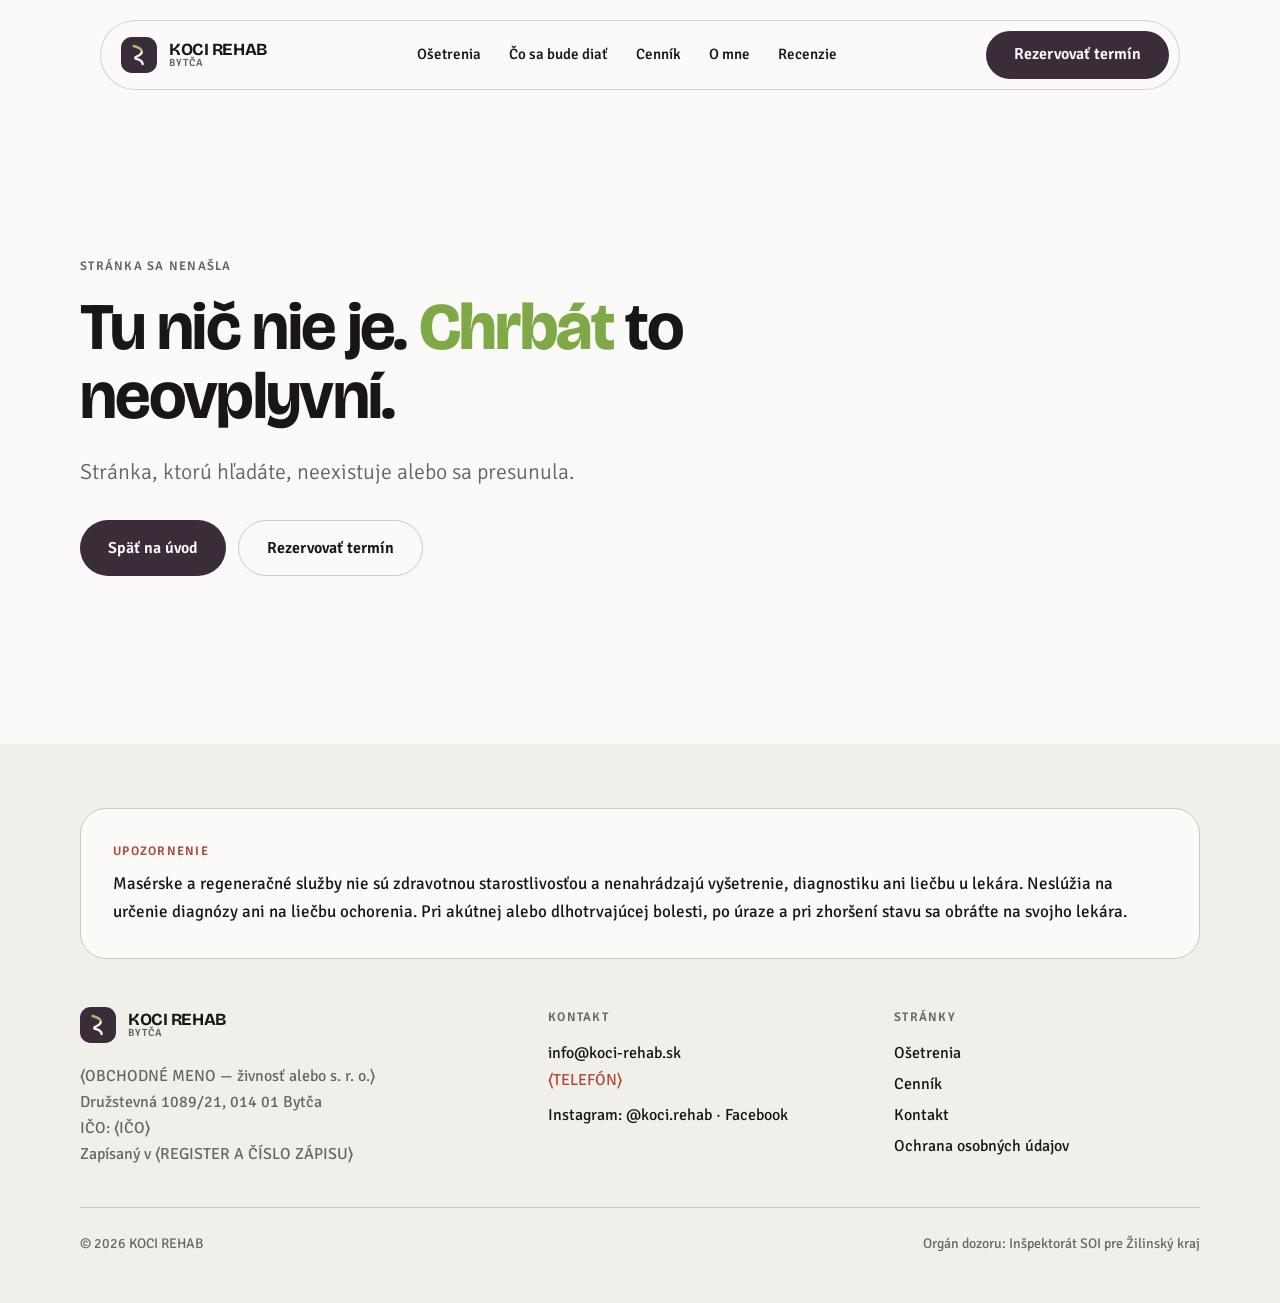
<file: problem/krk/index.html>
<!DOCTYPE html><html lang="sk"><head><meta charSet="utf-8"/><meta name="viewport" content="width=device-width, initial-scale=1"/><link rel="preload" as="image" href="/assets/detaily-B7zQPiTa.jpg"/><link rel="stylesheet" href="/assets/styles-DVFn7D5O.css" data-precedence="default"/><link rel="stylesheet" href="https://fonts.googleapis.com/css2?family=Bricolage+Grotesque:opsz,wght@12..96,400..800&amp;family=Signika:wght@300;400;500;600;700&amp;display=swap" data-precedence="default"/><title>Bolí ma krk a hlava — čo s tým | KOCI REHAB Bytča</title><meta name="author" content="KOCI REHAB"/><meta property="og:site_name" content="KOCI REHAB"/><meta name="description" content="Krčná chrbtica a svaly okolo lopatiek spolu súvisia viac, než sa zdá. Pracujeme s oboma."/><meta property="og:title" content="Bolí ma krk a hlava — čo s tým | KOCI REHAB Bytča"/><meta property="og:description" content="Krčná chrbtica a svaly okolo lopatiek spolu súvisia viac, než sa zdá. Pracujeme s oboma."/><meta property="og:type" content="website"/><meta property="og:locale" content="sk_SK"/><meta name="twitter:card" content="summary_large_image"/><meta name="twitter:title" content="Bolí ma krk a hlava — čo s tým | KOCI REHAB Bytča"/><meta name="twitter:description" content="Krčná chrbtica a svaly okolo lopatiek spolu súvisia viac, než sa zdá. Pracujeme s oboma."/><link rel="modulepreload" href="/assets/index-Bzqu0JSJ.js"/><link rel="modulepreload" href="/assets/problem._id-BHbKIqIh.js"/><link rel="modulepreload" href="/assets/detaily-SzGJUnUM.js"/><link rel="modulepreload" href="/assets/miestnost-CCGuHum9.js"/><link rel="modulepreload" href="/assets/pohyb-jsU8zKBs.js"/><link rel="icon" href="/favicon.png" type="image/png"/><meta name="robots" content="noindex, nofollow"/><link rel="preconnect" href="https://fonts.googleapis.com"/><link rel="preconnect" href="https://fonts.gstatic.com" crossorigin="anonymous"/><script>document.documentElement.classList.add('js')</script><meta property="og:image" content="https://pub-bb2e103a32db4e198524a2e9ed8f35b4.r2.dev/lovp_61adejw85m9a0v0zsjh27c3vh3/a80eacad7b81d53045d0ef389733400b_1791509044679.png"><meta name="twitter:image" content="https://pub-bb2e103a32db4e198524a2e9ed8f35b4.r2.dev/lovp_61adejw85m9a0v0zsjh27c3vh3/a80eacad7b81d53045d0ef389733400b_1791509044679.png"></head><body><a href="#obsah" class="sr-only focus:not-sr-only focus:fixed focus:left-4 focus:top-4 focus:z-[90] focus:rounded-full focus:bg-papier focus:px-5 focus:py-3">Preskočiť na obsah</a><header class="fixed inset-x-0 top-5 z-50 hidden px-4 md:block"><nav aria-label="Hlavné menu" class="menu-pill mx-auto flex items-center justify-between gap-6 max-w-[1080px] py-2.5 pl-5 pr-2.5"><a class="flex items-center gap-3" aria-label="KOCI REHAB, úvod" href="/"><svg viewBox="0 0 40 40" class="h-9 w-9" fill="none" aria-hidden="true"><rect width="40" height="40" rx="12" fill="var(--sliva)"></rect><path d="M14 10c6 1.5 9 3.5 9 6" stroke="var(--zelena-sv)" stroke-width="2.6" stroke-linecap="round"></path><path d="M23 17c0 2.5-3.5 4-7 5.5" stroke="var(--papier)" stroke-width="2.6" stroke-linecap="round"></path><path d="M16 24c4.5 1 8 3 8 6" stroke="var(--papier)" stroke-width="2.6" stroke-linecap="round"></path></svg><span class="leading-none"><span class="block font-display text-[17px] font-bold tracking-tight">KOCI REHAB</span><span class="stitok block text-[10.5px] text-seda">Bytča</span></span></a><ul class="flex items-center gap-1 text-[15px] font-medium"><li><a class="rounded-full px-3 py-2 transition-colors hover:bg-len" href="/osetrenia">Ošetrenia</a></li><li><a class="rounded-full px-3 py-2 transition-colors hover:bg-len" href="/co-sa-bude-diat">Čo sa bude diať</a></li><li><a class="rounded-full px-3 py-2 transition-colors hover:bg-len" href="/cennik">Cenník</a></li><li><a class="rounded-full px-3 py-2 transition-colors hover:bg-len" href="/kto-som">O mne</a></li><li><a class="rounded-full px-3 py-2 transition-colors hover:bg-len" href="/recenzie">Recenzie</a></li></ul><a class="btn btn-primar !h-12" href="/rezervacia">Rezervovať termín</a></nav></header><header class="fixed inset-x-0 top-3 z-50 px-3 md:hidden"><div class="menu-pill flex items-center justify-between px-3 py-2"><a class="flex items-center gap-3" aria-label="KOCI REHAB, úvod" href="/"><svg viewBox="0 0 40 40" class="h-9 w-9" fill="none" aria-hidden="true"><rect width="40" height="40" rx="12" fill="var(--sliva)"></rect><path d="M14 10c6 1.5 9 3.5 9 6" stroke="var(--zelena-sv)" stroke-width="2.6" stroke-linecap="round"></path><path d="M23 17c0 2.5-3.5 4-7 5.5" stroke="var(--papier)" stroke-width="2.6" stroke-linecap="round"></path><path d="M16 24c4.5 1 8 3 8 6" stroke="var(--papier)" stroke-width="2.6" stroke-linecap="round"></path></svg><span class="leading-none"><span class="block font-display text-[17px] font-bold tracking-tight">KOCI REHAB</span><span class="stitok block text-[10.5px] text-seda">Bytča</span></span></a><button type="button" aria-expanded="false" aria-label="Menu" class="flex h-12 items-center gap-2 rounded-full px-4 font-medium">Menu <span class="plus"></span></button></div></header><div class="fixed inset-x-0 bottom-3 z-50 px-3 md:hidden"><div class="menu-pill p-1.5"><a class="btn btn-primar w-full" href="/rezervacia">Rezervovať termín</a></div></div><div class="prechod" aria-hidden="true"></div><main id="obsah"><!--$--><section class="obal pt-28 pb-10 md:pt-36"><div class="grid items-center gap-10 md:grid-cols-[1.2fr_1fr]"><div><p data-anim="true" class="stitok text-seda">S čím ľudia chodia</p><h1 data-anim="nadpis" class="h1 mt-5">„<!-- -->Bolí ma krk a hlava<!-- -->.&quot;</h1><p data-anim="true" style="--i:1" class="perex telo mt-7">Krčná chrbtica a svaly okolo lopatiek spolu súvisia viac, než sa zdá. Pracujeme s oboma.</p><div data-anim="true" style="--i:2" class="mt-9 flex flex-wrap gap-3"><a class="btn btn-primar" href="/rezervacia">Rezervovať termín <svg viewBox="0 0 24 24" class="h-5 w-5" fill="none" stroke="currentColor" stroke-width="1.25" stroke-linecap="round" stroke-linejoin="round" aria-hidden="true"><path d="M4 12h15M13 6l6 6-6 6"></path></svg></a><a class="btn btn-sek" href="/co-sa-bude-diat">Čo sa bude diať</a></div></div><figure class="aspect-[4/3]"><div data-anim="foto" class="overflow-hidden rounded-[26px] h-full"><img src="/assets/detaily-B7zQPiTa.jpg" alt="Ošetrovňa KOCI REHAB" width="1280" height="960" loading="eager" decoding="async" class="h-full w-full object-cover"/></div><figcaption class="ilustr">Ilustračná fotografia.</figcaption></figure></div></section><section class="obal sekcia"><h2 data-anim="nadpis" class="h2">Iné vety, ktoré ľudia hovoria</h2><div class="mt-8 grid gap-3 sm:grid-cols-2 lg:grid-cols-5"><a class="karta karta-hover p-6 font-display text-[19px] font-semibold leading-snug" href="/problem/sedenie"><span class="pruh pruh-rucne"></span>„<!-- -->Bolí ma chrbát, keď dlho sedím<!-- -->.&quot;</a><a class="karta karta-hover p-6 font-display text-[19px] font-semibold leading-snug" href="/problem/rano"><span class="pruh pruh-rucne"></span>„<!-- -->Ráno sa neviem narovnať<!-- -->.&quot;</a><a class="karta karta-hover p-6 font-display text-[19px] font-semibold leading-snug" href="/problem/kriz"><span class="pruh pruh-rucne"></span>„<!-- -->Strelilo mi do krížov<!-- -->.&quot;</a><a class="karta karta-hover p-6 font-display text-[19px] font-semibold leading-snug" href="/problem/sport"><span class="pruh pruh-rucne"></span>„<!-- -->Športujem a niečo mi nesedí<!-- -->.&quot;</a><a class="karta karta-hover p-6 font-display text-[19px] font-semibold leading-snug" href="/problem/prevencia"><span class="pruh pruh-rucne"></span>„<!-- -->Nič ma nebolí, chcem to tak nechať<!-- -->.&quot;</a></div></section><section class="obal sekcia"><div class="karta flex flex-col items-start justify-between gap-6 p-8 md:flex-row md:items-center md:p-12"><span class="pruh pruh-rucne"></span><div><h2 data-anim="nadpis" class="h2">Prvé sedenie trvá hodinu a stojí 90 €.</h2><p class="mt-3 text-seda">Dopredu viete, čo sa bude diať. Pri akútnej bolesti radšej zavolajte: <span class="text-tehla">⟨TELEFÓN⟩</span></p></div><a class="btn btn-primar" href="/rezervacia">Rezervovať termín <svg viewBox="0 0 24 24" class="h-5 w-5" fill="none" stroke="currentColor" stroke-width="1.25" stroke-linecap="round" stroke-linejoin="round" aria-hidden="true"><path d="M4 12h15M13 6l6 6-6 6"></path></svg></a></div></section><script>(function(a,f){let l;try{l=JSON.parse(sessionStorage.getItem(a)||"{}")}catch{return}const n=l?.[f||history.state?.__TSR_key];let c=!1;for(const t in n){const e=n[t],o=e?.scrollX,s=e?.scrollY;if(Number.isFinite(o)&&Number.isFinite(s)){if(t==="window")scrollTo(o,s),c=!0;else if(t)try{const r=document.querySelector(t);r&&(r.scrollLeft=o,r.scrollTop=s)}catch{}}}if(c)return;const i=location.hash.slice(1);if(i){const t=history.state?.__hashScrollIntoViewOptions??!0;if(t){const e=document.getElementById(i);e&&e.scrollIntoView(t)}return}scrollTo(0,0)})("tsr-scroll-restoration-v1_3");document.currentScript.remove()</script><!--/$--></main><footer class="mt-6 bg-len pb-28 pt-16 md:pb-12"><div class="obal"><div data-vzdy="true" class="rounded-[26px] border border-linka bg-papier p-6 md:p-8"><p class="stitok mb-2 text-tehla">Upozornenie</p><p class="text-[17px] leading-relaxed">Masérske a regeneračné služby nie sú zdravotnou starostlivosťou a nenahrádzajú vyšetrenie, diagnostiku ani liečbu u lekára. Neslúžia na určenie diagnózy ani na liečbu ochorenia. Pri akútnej alebo dlhotrvajúcej bolesti, po úraze a pri zhoršení stavu sa obráťte na svojho lekára.</p></div><div class="mt-12 grid gap-10 md:grid-cols-[1.4fr_1fr_1fr]"><div><a class="flex items-center gap-3" aria-label="KOCI REHAB, úvod" href="/"><svg viewBox="0 0 40 40" class="h-9 w-9" fill="none" aria-hidden="true"><rect width="40" height="40" rx="12" fill="var(--sliva)"></rect><path d="M14 10c6 1.5 9 3.5 9 6" stroke="var(--zelena-sv)" stroke-width="2.6" stroke-linecap="round"></path><path d="M23 17c0 2.5-3.5 4-7 5.5" stroke="var(--papier)" stroke-width="2.6" stroke-linecap="round"></path><path d="M16 24c4.5 1 8 3 8 6" stroke="var(--papier)" stroke-width="2.6" stroke-linecap="round"></path></svg><span class="leading-none"><span class="block font-display text-[17px] font-bold tracking-tight">KOCI REHAB</span><span class="stitok block text-[10.5px] text-seda">Bytča</span></span></a><p class="mt-5 text-[16px] leading-relaxed text-seda">⟨OBCHODNÉ MENO — živnosť alebo s. r. o.⟩<br/>Družstevná 1089/21, 014 01 Bytča<br/>IČO: <!-- -->⟨IČO⟩<br/>Zapísaný v <!-- -->⟨REGISTER A ČÍSLO ZÁPISU⟩</p></div><div class="text-[16px]"><p class="stitok mb-3 text-seda">Kontakt</p><p><a class="underline-offset-4 hover:underline" href="mailto:info@koci-rehab.sk">info@koci-rehab.sk</a></p><p class="text-tehla">⟨TELEFÓN⟩</p><p class="mt-2"><a href="https://www.instagram.com/koci.rehab/" class="hover:underline" rel="noopener" target="_blank">Instagram: @koci.rehab</a> ·<!-- --> <a href="https://www.facebook.com/" class="hover:underline" rel="noopener" target="_blank">Facebook</a></p></div><div class="text-[16px]"><p class="stitok mb-3 text-seda">Stránky</p><ul class="space-y-1"><li><a class="hover:underline" href="/osetrenia">Ošetrenia</a></li><li><a class="hover:underline" href="/cennik">Cenník</a></li><li><a class="hover:underline" href="/kontakt">Kontakt</a></li><li><a class="hover:underline" href="/ochrana-osobnych-udajov">Ochrana osobných údajov</a></li></ul></div></div><div class="mt-10 flex flex-wrap justify-between gap-3 border-t border-linka pt-6 text-[14px] text-seda"><p>© <!-- -->2026<!-- --> KOCI REHAB</p><p>Orgán dozoru: Inšpektorát SOI pre Žilinský kraj</p></div></div></footer><script data-tsr-stream-part="">(self.$R=self.$R||{})["tsr"]=[];self.$_TSR={h(){this.hydrated=!0,this.c()},e(){this.streamEnded=!0,this.c()},c(){this.hydrated&&this.streamEnded&&(delete self.$_TSR,delete self.$R.tsr)},p(e){this.initialized?e():this.buffer.push(e)},buffer:[]};$_TSR.router=($R=>$R[0]={manifest:$R[1]={routes:$R[2]={__root__:$R[3]={preloads:$R[4]=["/assets/index-Bzqu0JSJ.js"],scripts:$R[5]=[$R[6]={attrs:$R[7]={type:"module",async:!0,src:"/assets/index-Bzqu0JSJ.js"}}]},"/problem/$id":$R[8]={preloads:$R[9]=["/assets/problem._id-BHbKIqIh.js","/assets/detaily-SzGJUnUM.js","/assets/miestnost-CCGuHum9.js","/assets/pohyb-jsU8zKBs.js"]}}},matches:$R[10]=[$R[11]={i:"__root__ ",u:1791512292060,s:"success",ssr:!0},$R[12]={i:" problem $id problem krk",u:1791512292060,s:"success",l:$R[13]={id:"krk",otazka:"Bolí ma krk a hlava",text:"Krčná chrbtica a svaly okolo lopatiek spolu súvisia viac, než sa zdá. Pracujeme s oboma."},ssr:!0}]})($R["tsr"]);$_TSR.e();{let s=document.currentScript,p;while((p=s.previousElementSibling)&&p.hasAttribute('data-tsr-stream-part'))p.remove();s.remove()}</script><script type="module" async="" src="/assets/index-Bzqu0JSJ.js"></script><script>document.currentScript.remove();/*$tsr-stream-boundary*/</script></body></html>
</file>
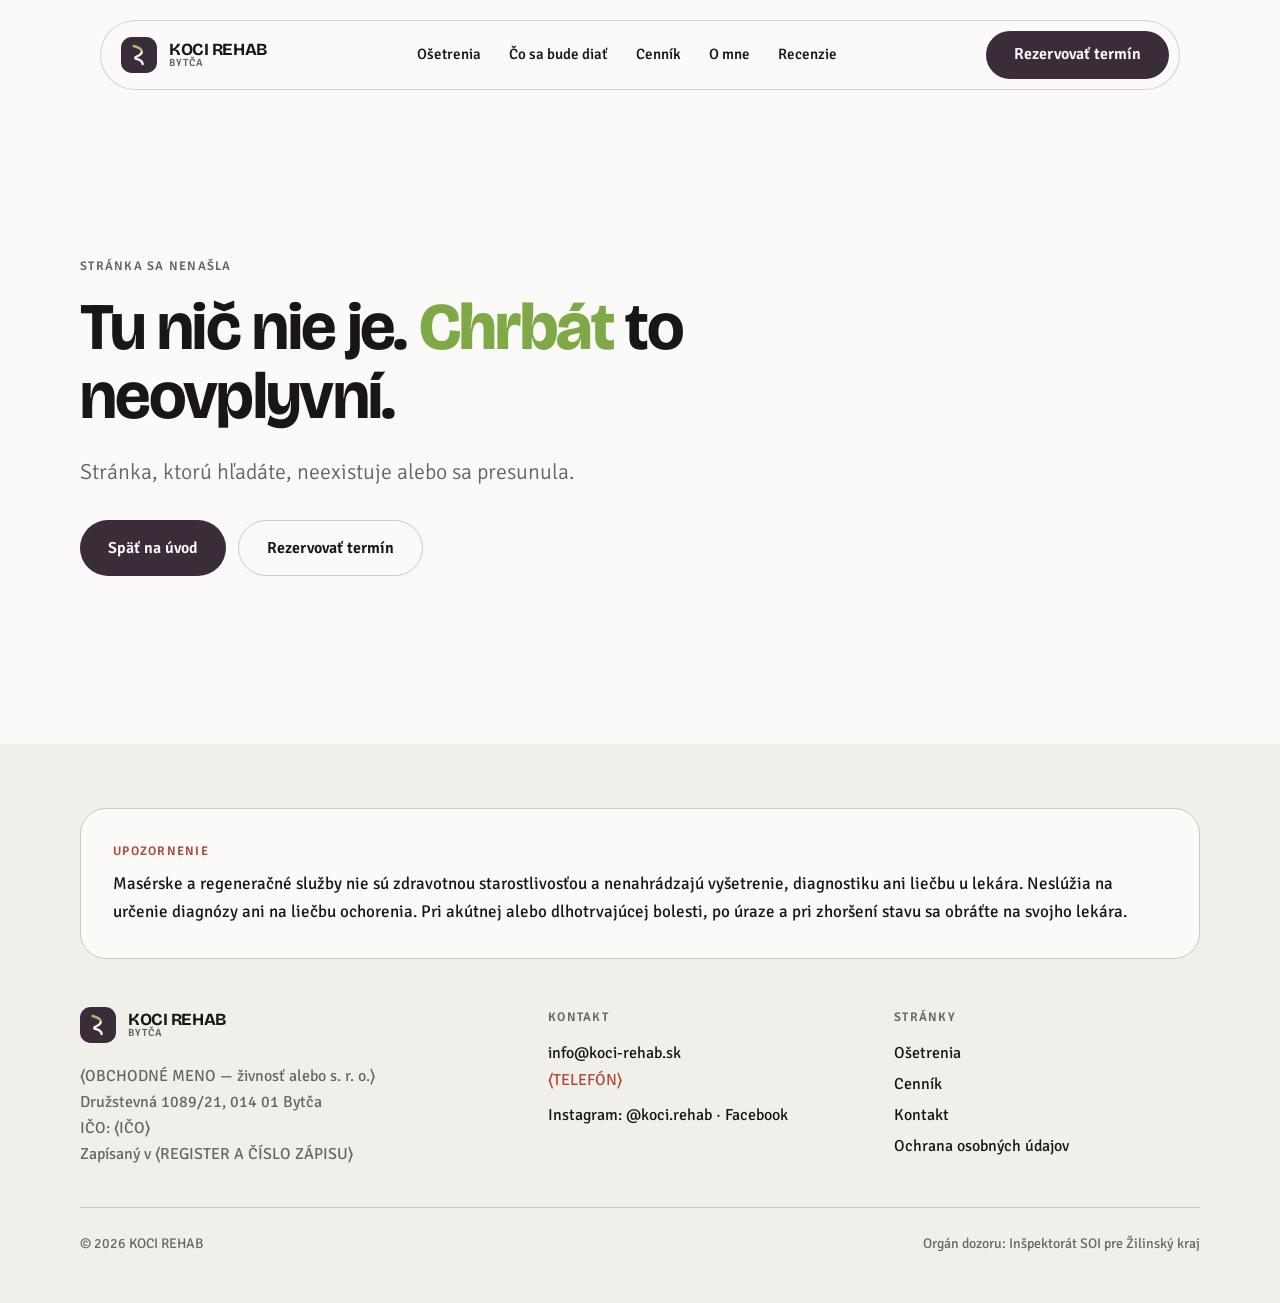
<file: problem/prevencia/index.html>
<!DOCTYPE html><html lang="sk"><head><meta charSet="utf-8"/><meta name="viewport" content="width=device-width, initial-scale=1"/><link rel="preload" as="image" href="/assets/pohyb-BQ4J9PYO.jpg"/><link rel="stylesheet" href="/assets/styles-DVFn7D5O.css" data-precedence="default"/><link rel="stylesheet" href="https://fonts.googleapis.com/css2?family=Bricolage+Grotesque:opsz,wght@12..96,400..800&amp;family=Signika:wght@300;400;500;600;700&amp;display=swap" data-precedence="default"/><title>Nič ma nebolí, chcem to tak nechať — čo s tým | KOCI REHAB Bytča</title><meta name="author" content="KOCI REHAB"/><meta property="og:site_name" content="KOCI REHAB"/><meta name="description" content="Najlepší dôvod prísť. Pri preventívnej návšteve je práce menej a výsledok vydrží dlhšie."/><meta property="og:title" content="Nič ma nebolí, chcem to tak nechať — čo s tým | KOCI REHAB Bytča"/><meta property="og:description" content="Najlepší dôvod prísť. Pri preventívnej návšteve je práce menej a výsledok vydrží dlhšie."/><meta property="og:type" content="website"/><meta property="og:locale" content="sk_SK"/><meta name="twitter:card" content="summary_large_image"/><meta name="twitter:title" content="Nič ma nebolí, chcem to tak nechať — čo s tým | KOCI REHAB Bytča"/><meta name="twitter:description" content="Najlepší dôvod prísť. Pri preventívnej návšteve je práce menej a výsledok vydrží dlhšie."/><link rel="modulepreload" href="/assets/index-Bzqu0JSJ.js"/><link rel="modulepreload" href="/assets/problem._id-BHbKIqIh.js"/><link rel="modulepreload" href="/assets/detaily-SzGJUnUM.js"/><link rel="modulepreload" href="/assets/miestnost-CCGuHum9.js"/><link rel="modulepreload" href="/assets/pohyb-jsU8zKBs.js"/><link rel="icon" href="/favicon.png" type="image/png"/><meta name="robots" content="noindex, nofollow"/><link rel="preconnect" href="https://fonts.googleapis.com"/><link rel="preconnect" href="https://fonts.gstatic.com" crossorigin="anonymous"/><script>document.documentElement.classList.add('js')</script><meta property="og:image" content="https://pub-bb2e103a32db4e198524a2e9ed8f35b4.r2.dev/lovp_61adejw85m9a0v0zsjh27c3vh3/a80eacad7b81d53045d0ef389733400b_1791509044679.png"><meta name="twitter:image" content="https://pub-bb2e103a32db4e198524a2e9ed8f35b4.r2.dev/lovp_61adejw85m9a0v0zsjh27c3vh3/a80eacad7b81d53045d0ef389733400b_1791509044679.png"></head><body><a href="#obsah" class="sr-only focus:not-sr-only focus:fixed focus:left-4 focus:top-4 focus:z-[90] focus:rounded-full focus:bg-papier focus:px-5 focus:py-3">Preskočiť na obsah</a><header class="fixed inset-x-0 top-5 z-50 hidden px-4 md:block"><nav aria-label="Hlavné menu" class="menu-pill mx-auto flex items-center justify-between gap-6 max-w-[1080px] py-2.5 pl-5 pr-2.5"><a class="flex items-center gap-3" aria-label="KOCI REHAB, úvod" href="/"><svg viewBox="0 0 40 40" class="h-9 w-9" fill="none" aria-hidden="true"><rect width="40" height="40" rx="12" fill="var(--sliva)"></rect><path d="M14 10c6 1.5 9 3.5 9 6" stroke="var(--zelena-sv)" stroke-width="2.6" stroke-linecap="round"></path><path d="M23 17c0 2.5-3.5 4-7 5.5" stroke="var(--papier)" stroke-width="2.6" stroke-linecap="round"></path><path d="M16 24c4.5 1 8 3 8 6" stroke="var(--papier)" stroke-width="2.6" stroke-linecap="round"></path></svg><span class="leading-none"><span class="block font-display text-[17px] font-bold tracking-tight">KOCI REHAB</span><span class="stitok block text-[10.5px] text-seda">Bytča</span></span></a><ul class="flex items-center gap-1 text-[15px] font-medium"><li><a class="rounded-full px-3 py-2 transition-colors hover:bg-len" href="/osetrenia">Ošetrenia</a></li><li><a class="rounded-full px-3 py-2 transition-colors hover:bg-len" href="/co-sa-bude-diat">Čo sa bude diať</a></li><li><a class="rounded-full px-3 py-2 transition-colors hover:bg-len" href="/cennik">Cenník</a></li><li><a class="rounded-full px-3 py-2 transition-colors hover:bg-len" href="/kto-som">O mne</a></li><li><a class="rounded-full px-3 py-2 transition-colors hover:bg-len" href="/recenzie">Recenzie</a></li></ul><a class="btn btn-primar !h-12" href="/rezervacia">Rezervovať termín</a></nav></header><header class="fixed inset-x-0 top-3 z-50 px-3 md:hidden"><div class="menu-pill flex items-center justify-between px-3 py-2"><a class="flex items-center gap-3" aria-label="KOCI REHAB, úvod" href="/"><svg viewBox="0 0 40 40" class="h-9 w-9" fill="none" aria-hidden="true"><rect width="40" height="40" rx="12" fill="var(--sliva)"></rect><path d="M14 10c6 1.5 9 3.5 9 6" stroke="var(--zelena-sv)" stroke-width="2.6" stroke-linecap="round"></path><path d="M23 17c0 2.5-3.5 4-7 5.5" stroke="var(--papier)" stroke-width="2.6" stroke-linecap="round"></path><path d="M16 24c4.5 1 8 3 8 6" stroke="var(--papier)" stroke-width="2.6" stroke-linecap="round"></path></svg><span class="leading-none"><span class="block font-display text-[17px] font-bold tracking-tight">KOCI REHAB</span><span class="stitok block text-[10.5px] text-seda">Bytča</span></span></a><button type="button" aria-expanded="false" aria-label="Menu" class="flex h-12 items-center gap-2 rounded-full px-4 font-medium">Menu <span class="plus"></span></button></div></header><div class="fixed inset-x-0 bottom-3 z-50 px-3 md:hidden"><div class="menu-pill p-1.5"><a class="btn btn-primar w-full" href="/rezervacia">Rezervovať termín</a></div></div><div class="prechod" aria-hidden="true"></div><main id="obsah"><!--$--><section class="obal pt-28 pb-10 md:pt-36"><div class="grid items-center gap-10 md:grid-cols-[1.2fr_1fr]"><div><p data-anim="true" class="stitok text-seda">S čím ľudia chodia</p><h1 data-anim="nadpis" class="h1 mt-5">„<!-- -->Nič ma nebolí, chcem to tak nechať<!-- -->.&quot;</h1><p data-anim="true" style="--i:1" class="perex telo mt-7">Najlepší dôvod prísť. Pri preventívnej návšteve je práce menej a výsledok vydrží dlhšie.</p><div data-anim="true" style="--i:2" class="mt-9 flex flex-wrap gap-3"><a class="btn btn-primar" href="/rezervacia">Rezervovať termín <svg viewBox="0 0 24 24" class="h-5 w-5" fill="none" stroke="currentColor" stroke-width="1.25" stroke-linecap="round" stroke-linejoin="round" aria-hidden="true"><path d="M4 12h15M13 6l6 6-6 6"></path></svg></a><a class="btn btn-sek" href="/co-sa-bude-diat">Čo sa bude diať</a></div></div><figure class="aspect-[4/3]"><div data-anim="foto" class="overflow-hidden rounded-[26px] h-full"><img src="/assets/pohyb-BQ4J9PYO.jpg" alt="Ošetrovňa KOCI REHAB" width="1280" height="960" loading="eager" decoding="async" class="h-full w-full object-cover"/></div><figcaption class="ilustr">Ilustračná fotografia.</figcaption></figure></div></section><section class="obal sekcia"><h2 data-anim="nadpis" class="h2">Iné vety, ktoré ľudia hovoria</h2><div class="mt-8 grid gap-3 sm:grid-cols-2 lg:grid-cols-5"><a class="karta karta-hover p-6 font-display text-[19px] font-semibold leading-snug" href="/problem/sedenie"><span class="pruh pruh-rucne"></span>„<!-- -->Bolí ma chrbát, keď dlho sedím<!-- -->.&quot;</a><a class="karta karta-hover p-6 font-display text-[19px] font-semibold leading-snug" href="/problem/rano"><span class="pruh pruh-rucne"></span>„<!-- -->Ráno sa neviem narovnať<!-- -->.&quot;</a><a class="karta karta-hover p-6 font-display text-[19px] font-semibold leading-snug" href="/problem/kriz"><span class="pruh pruh-rucne"></span>„<!-- -->Strelilo mi do krížov<!-- -->.&quot;</a><a class="karta karta-hover p-6 font-display text-[19px] font-semibold leading-snug" href="/problem/krk"><span class="pruh pruh-rucne"></span>„<!-- -->Bolí ma krk a hlava<!-- -->.&quot;</a><a class="karta karta-hover p-6 font-display text-[19px] font-semibold leading-snug" href="/problem/sport"><span class="pruh pruh-rucne"></span>„<!-- -->Športujem a niečo mi nesedí<!-- -->.&quot;</a></div></section><section class="obal sekcia"><div class="karta flex flex-col items-start justify-between gap-6 p-8 md:flex-row md:items-center md:p-12"><span class="pruh pruh-rucne"></span><div><h2 data-anim="nadpis" class="h2">Prvé sedenie trvá hodinu a stojí 90 €.</h2><p class="mt-3 text-seda">Dopredu viete, čo sa bude diať. Pri akútnej bolesti radšej zavolajte: <span class="text-tehla">⟨TELEFÓN⟩</span></p></div><a class="btn btn-primar" href="/rezervacia">Rezervovať termín <svg viewBox="0 0 24 24" class="h-5 w-5" fill="none" stroke="currentColor" stroke-width="1.25" stroke-linecap="round" stroke-linejoin="round" aria-hidden="true"><path d="M4 12h15M13 6l6 6-6 6"></path></svg></a></div></section><script>(function(a,f){let l;try{l=JSON.parse(sessionStorage.getItem(a)||"{}")}catch{return}const n=l?.[f||history.state?.__TSR_key];let c=!1;for(const t in n){const e=n[t],o=e?.scrollX,s=e?.scrollY;if(Number.isFinite(o)&&Number.isFinite(s)){if(t==="window")scrollTo(o,s),c=!0;else if(t)try{const r=document.querySelector(t);r&&(r.scrollLeft=o,r.scrollTop=s)}catch{}}}if(c)return;const i=location.hash.slice(1);if(i){const t=history.state?.__hashScrollIntoViewOptions??!0;if(t){const e=document.getElementById(i);e&&e.scrollIntoView(t)}return}scrollTo(0,0)})("tsr-scroll-restoration-v1_3");document.currentScript.remove()</script><!--/$--></main><footer class="mt-6 bg-len pb-28 pt-16 md:pb-12"><div class="obal"><div data-vzdy="true" class="rounded-[26px] border border-linka bg-papier p-6 md:p-8"><p class="stitok mb-2 text-tehla">Upozornenie</p><p class="text-[17px] leading-relaxed">Masérske a regeneračné služby nie sú zdravotnou starostlivosťou a nenahrádzajú vyšetrenie, diagnostiku ani liečbu u lekára. Neslúžia na určenie diagnózy ani na liečbu ochorenia. Pri akútnej alebo dlhotrvajúcej bolesti, po úraze a pri zhoršení stavu sa obráťte na svojho lekára.</p></div><div class="mt-12 grid gap-10 md:grid-cols-[1.4fr_1fr_1fr]"><div><a class="flex items-center gap-3" aria-label="KOCI REHAB, úvod" href="/"><svg viewBox="0 0 40 40" class="h-9 w-9" fill="none" aria-hidden="true"><rect width="40" height="40" rx="12" fill="var(--sliva)"></rect><path d="M14 10c6 1.5 9 3.5 9 6" stroke="var(--zelena-sv)" stroke-width="2.6" stroke-linecap="round"></path><path d="M23 17c0 2.5-3.5 4-7 5.5" stroke="var(--papier)" stroke-width="2.6" stroke-linecap="round"></path><path d="M16 24c4.5 1 8 3 8 6" stroke="var(--papier)" stroke-width="2.6" stroke-linecap="round"></path></svg><span class="leading-none"><span class="block font-display text-[17px] font-bold tracking-tight">KOCI REHAB</span><span class="stitok block text-[10.5px] text-seda">Bytča</span></span></a><p class="mt-5 text-[16px] leading-relaxed text-seda">⟨OBCHODNÉ MENO — živnosť alebo s. r. o.⟩<br/>Družstevná 1089/21, 014 01 Bytča<br/>IČO: <!-- -->⟨IČO⟩<br/>Zapísaný v <!-- -->⟨REGISTER A ČÍSLO ZÁPISU⟩</p></div><div class="text-[16px]"><p class="stitok mb-3 text-seda">Kontakt</p><p><a class="underline-offset-4 hover:underline" href="mailto:info@koci-rehab.sk">info@koci-rehab.sk</a></p><p class="text-tehla">⟨TELEFÓN⟩</p><p class="mt-2"><a href="https://www.instagram.com/koci.rehab/" class="hover:underline" rel="noopener" target="_blank">Instagram: @koci.rehab</a> ·<!-- --> <a href="https://www.facebook.com/" class="hover:underline" rel="noopener" target="_blank">Facebook</a></p></div><div class="text-[16px]"><p class="stitok mb-3 text-seda">Stránky</p><ul class="space-y-1"><li><a class="hover:underline" href="/osetrenia">Ošetrenia</a></li><li><a class="hover:underline" href="/cennik">Cenník</a></li><li><a class="hover:underline" href="/kontakt">Kontakt</a></li><li><a class="hover:underline" href="/ochrana-osobnych-udajov">Ochrana osobných údajov</a></li></ul></div></div><div class="mt-10 flex flex-wrap justify-between gap-3 border-t border-linka pt-6 text-[14px] text-seda"><p>© <!-- -->2026<!-- --> KOCI REHAB</p><p>Orgán dozoru: Inšpektorát SOI pre Žilinský kraj</p></div></div></footer><script data-tsr-stream-part="">(self.$R=self.$R||{})["tsr"]=[];self.$_TSR={h(){this.hydrated=!0,this.c()},e(){this.streamEnded=!0,this.c()},c(){this.hydrated&&this.streamEnded&&(delete self.$_TSR,delete self.$R.tsr)},p(e){this.initialized?e():this.buffer.push(e)},buffer:[]};$_TSR.router=($R=>$R[0]={manifest:$R[1]={routes:$R[2]={__root__:$R[3]={preloads:$R[4]=["/assets/index-Bzqu0JSJ.js"],scripts:$R[5]=[$R[6]={attrs:$R[7]={type:"module",async:!0,src:"/assets/index-Bzqu0JSJ.js"}}]},"/problem/$id":$R[8]={preloads:$R[9]=["/assets/problem._id-BHbKIqIh.js","/assets/detaily-SzGJUnUM.js","/assets/miestnost-CCGuHum9.js","/assets/pohyb-jsU8zKBs.js"]}}},matches:$R[10]=[$R[11]={i:"__root__ ",u:1791512292636,s:"success",ssr:!0},$R[12]={i:" problem $id problem prevencia",u:1791512292636,s:"success",l:$R[13]={id:"prevencia",otazka:"Nič ma nebolí, chcem to tak nechať",text:"Najlepší dôvod prísť. Pri preventívnej návšteve je práce menej a výsledok vydrží dlhšie."},ssr:!0}]})($R["tsr"]);$_TSR.e();{let s=document.currentScript,p;while((p=s.previousElementSibling)&&p.hasAttribute('data-tsr-stream-part'))p.remove();s.remove()}</script><script type="module" async="" src="/assets/index-Bzqu0JSJ.js"></script><script>document.currentScript.remove();/*$tsr-stream-boundary*/</script></body></html>
</file>
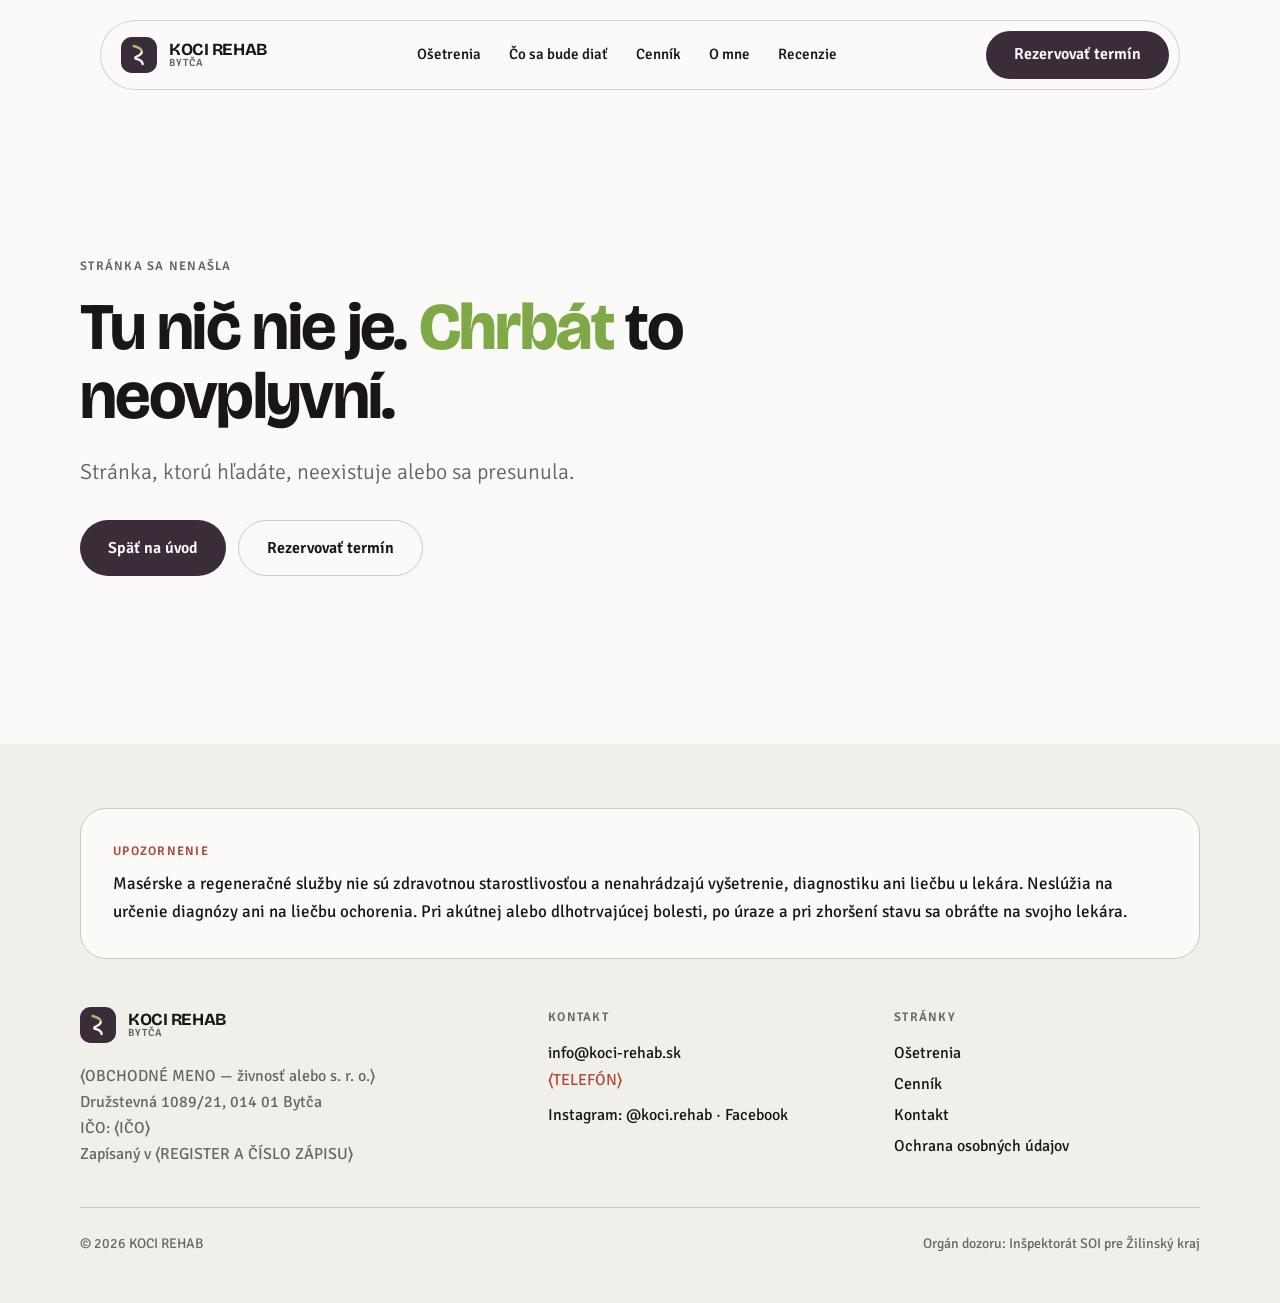
<file: problem/rano/index.html>
<!DOCTYPE html><html lang="sk"><head><meta charSet="utf-8"/><meta name="viewport" content="width=device-width, initial-scale=1"/><link rel="preload" as="image" href="/assets/detaily-B7zQPiTa.jpg"/><link rel="stylesheet" href="/assets/styles-DVFn7D5O.css" data-precedence="default"/><link rel="stylesheet" href="https://fonts.googleapis.com/css2?family=Bricolage+Grotesque:opsz,wght@12..96,400..800&amp;family=Signika:wght@300;400;500;600;700&amp;display=swap" data-precedence="default"/><title>Ráno sa neviem narovnať — čo s tým | KOCI REHAB Bytča</title><meta name="author" content="KOCI REHAB"/><meta property="og:site_name" content="KOCI REHAB"/><meta name="description" content="Ranná stuhnutosť býva o tom, ako spíte a v akej polohe. Pozrieme sa na to spolu a skúsime nájsť, čo ju spúšťa."/><meta property="og:title" content="Ráno sa neviem narovnať — čo s tým | KOCI REHAB Bytča"/><meta property="og:description" content="Ranná stuhnutosť býva o tom, ako spíte a v akej polohe. Pozrieme sa na to spolu a skúsime nájsť, čo ju spúšťa."/><meta property="og:type" content="website"/><meta property="og:locale" content="sk_SK"/><meta name="twitter:card" content="summary_large_image"/><meta name="twitter:title" content="Ráno sa neviem narovnať — čo s tým | KOCI REHAB Bytča"/><meta name="twitter:description" content="Ranná stuhnutosť býva o tom, ako spíte a v akej polohe. Pozrieme sa na to spolu a skúsime nájsť, čo ju spúšťa."/><link rel="modulepreload" href="/assets/index-Bzqu0JSJ.js"/><link rel="modulepreload" href="/assets/problem._id-BHbKIqIh.js"/><link rel="modulepreload" href="/assets/detaily-SzGJUnUM.js"/><link rel="modulepreload" href="/assets/miestnost-CCGuHum9.js"/><link rel="modulepreload" href="/assets/pohyb-jsU8zKBs.js"/><link rel="icon" href="/favicon.png" type="image/png"/><meta name="robots" content="noindex, nofollow"/><link rel="preconnect" href="https://fonts.googleapis.com"/><link rel="preconnect" href="https://fonts.gstatic.com" crossorigin="anonymous"/><script>document.documentElement.classList.add('js')</script><meta property="og:image" content="https://pub-bb2e103a32db4e198524a2e9ed8f35b4.r2.dev/lovp_61adejw85m9a0v0zsjh27c3vh3/a80eacad7b81d53045d0ef389733400b_1791509044679.png"><meta name="twitter:image" content="https://pub-bb2e103a32db4e198524a2e9ed8f35b4.r2.dev/lovp_61adejw85m9a0v0zsjh27c3vh3/a80eacad7b81d53045d0ef389733400b_1791509044679.png"></head><body><a href="#obsah" class="sr-only focus:not-sr-only focus:fixed focus:left-4 focus:top-4 focus:z-[90] focus:rounded-full focus:bg-papier focus:px-5 focus:py-3">Preskočiť na obsah</a><header class="fixed inset-x-0 top-5 z-50 hidden px-4 md:block"><nav aria-label="Hlavné menu" class="menu-pill mx-auto flex items-center justify-between gap-6 max-w-[1080px] py-2.5 pl-5 pr-2.5"><a class="flex items-center gap-3" aria-label="KOCI REHAB, úvod" href="/"><svg viewBox="0 0 40 40" class="h-9 w-9" fill="none" aria-hidden="true"><rect width="40" height="40" rx="12" fill="var(--sliva)"></rect><path d="M14 10c6 1.5 9 3.5 9 6" stroke="var(--zelena-sv)" stroke-width="2.6" stroke-linecap="round"></path><path d="M23 17c0 2.5-3.5 4-7 5.5" stroke="var(--papier)" stroke-width="2.6" stroke-linecap="round"></path><path d="M16 24c4.5 1 8 3 8 6" stroke="var(--papier)" stroke-width="2.6" stroke-linecap="round"></path></svg><span class="leading-none"><span class="block font-display text-[17px] font-bold tracking-tight">KOCI REHAB</span><span class="stitok block text-[10.5px] text-seda">Bytča</span></span></a><ul class="flex items-center gap-1 text-[15px] font-medium"><li><a class="rounded-full px-3 py-2 transition-colors hover:bg-len" href="/osetrenia">Ošetrenia</a></li><li><a class="rounded-full px-3 py-2 transition-colors hover:bg-len" href="/co-sa-bude-diat">Čo sa bude diať</a></li><li><a class="rounded-full px-3 py-2 transition-colors hover:bg-len" href="/cennik">Cenník</a></li><li><a class="rounded-full px-3 py-2 transition-colors hover:bg-len" href="/kto-som">O mne</a></li><li><a class="rounded-full px-3 py-2 transition-colors hover:bg-len" href="/recenzie">Recenzie</a></li></ul><a class="btn btn-primar !h-12" href="/rezervacia">Rezervovať termín</a></nav></header><header class="fixed inset-x-0 top-3 z-50 px-3 md:hidden"><div class="menu-pill flex items-center justify-between px-3 py-2"><a class="flex items-center gap-3" aria-label="KOCI REHAB, úvod" href="/"><svg viewBox="0 0 40 40" class="h-9 w-9" fill="none" aria-hidden="true"><rect width="40" height="40" rx="12" fill="var(--sliva)"></rect><path d="M14 10c6 1.5 9 3.5 9 6" stroke="var(--zelena-sv)" stroke-width="2.6" stroke-linecap="round"></path><path d="M23 17c0 2.5-3.5 4-7 5.5" stroke="var(--papier)" stroke-width="2.6" stroke-linecap="round"></path><path d="M16 24c4.5 1 8 3 8 6" stroke="var(--papier)" stroke-width="2.6" stroke-linecap="round"></path></svg><span class="leading-none"><span class="block font-display text-[17px] font-bold tracking-tight">KOCI REHAB</span><span class="stitok block text-[10.5px] text-seda">Bytča</span></span></a><button type="button" aria-expanded="false" aria-label="Menu" class="flex h-12 items-center gap-2 rounded-full px-4 font-medium">Menu <span class="plus"></span></button></div></header><div class="fixed inset-x-0 bottom-3 z-50 px-3 md:hidden"><div class="menu-pill p-1.5"><a class="btn btn-primar w-full" href="/rezervacia">Rezervovať termín</a></div></div><div class="prechod" aria-hidden="true"></div><main id="obsah"><!--$--><section class="obal pt-28 pb-10 md:pt-36"><div class="grid items-center gap-10 md:grid-cols-[1.2fr_1fr]"><div><p data-anim="true" class="stitok text-seda">S čím ľudia chodia</p><h1 data-anim="nadpis" class="h1 mt-5">„<!-- -->Ráno sa neviem narovnať<!-- -->.&quot;</h1><p data-anim="true" style="--i:1" class="perex telo mt-7">Ranná stuhnutosť býva o tom, ako spíte a v akej polohe. Pozrieme sa na to spolu a skúsime nájsť, čo ju spúšťa.</p><div data-anim="true" style="--i:2" class="mt-9 flex flex-wrap gap-3"><a class="btn btn-primar" href="/rezervacia">Rezervovať termín <svg viewBox="0 0 24 24" class="h-5 w-5" fill="none" stroke="currentColor" stroke-width="1.25" stroke-linecap="round" stroke-linejoin="round" aria-hidden="true"><path d="M4 12h15M13 6l6 6-6 6"></path></svg></a><a class="btn btn-sek" href="/co-sa-bude-diat">Čo sa bude diať</a></div></div><figure class="aspect-[4/3]"><div data-anim="foto" class="overflow-hidden rounded-[26px] h-full"><img src="/assets/detaily-B7zQPiTa.jpg" alt="Ošetrovňa KOCI REHAB" width="1280" height="960" loading="eager" decoding="async" class="h-full w-full object-cover"/></div><figcaption class="ilustr">Ilustračná fotografia.</figcaption></figure></div></section><section class="obal sekcia"><h2 data-anim="nadpis" class="h2">Iné vety, ktoré ľudia hovoria</h2><div class="mt-8 grid gap-3 sm:grid-cols-2 lg:grid-cols-5"><a class="karta karta-hover p-6 font-display text-[19px] font-semibold leading-snug" href="/problem/sedenie"><span class="pruh pruh-rucne"></span>„<!-- -->Bolí ma chrbát, keď dlho sedím<!-- -->.&quot;</a><a class="karta karta-hover p-6 font-display text-[19px] font-semibold leading-snug" href="/problem/kriz"><span class="pruh pruh-rucne"></span>„<!-- -->Strelilo mi do krížov<!-- -->.&quot;</a><a class="karta karta-hover p-6 font-display text-[19px] font-semibold leading-snug" href="/problem/krk"><span class="pruh pruh-rucne"></span>„<!-- -->Bolí ma krk a hlava<!-- -->.&quot;</a><a class="karta karta-hover p-6 font-display text-[19px] font-semibold leading-snug" href="/problem/sport"><span class="pruh pruh-rucne"></span>„<!-- -->Športujem a niečo mi nesedí<!-- -->.&quot;</a><a class="karta karta-hover p-6 font-display text-[19px] font-semibold leading-snug" href="/problem/prevencia"><span class="pruh pruh-rucne"></span>„<!-- -->Nič ma nebolí, chcem to tak nechať<!-- -->.&quot;</a></div></section><section class="obal sekcia"><div class="karta flex flex-col items-start justify-between gap-6 p-8 md:flex-row md:items-center md:p-12"><span class="pruh pruh-rucne"></span><div><h2 data-anim="nadpis" class="h2">Prvé sedenie trvá hodinu a stojí 90 €.</h2><p class="mt-3 text-seda">Dopredu viete, čo sa bude diať. Pri akútnej bolesti radšej zavolajte: <span class="text-tehla">⟨TELEFÓN⟩</span></p></div><a class="btn btn-primar" href="/rezervacia">Rezervovať termín <svg viewBox="0 0 24 24" class="h-5 w-5" fill="none" stroke="currentColor" stroke-width="1.25" stroke-linecap="round" stroke-linejoin="round" aria-hidden="true"><path d="M4 12h15M13 6l6 6-6 6"></path></svg></a></div></section><script>(function(a,f){let l;try{l=JSON.parse(sessionStorage.getItem(a)||"{}")}catch{return}const n=l?.[f||history.state?.__TSR_key];let c=!1;for(const t in n){const e=n[t],o=e?.scrollX,s=e?.scrollY;if(Number.isFinite(o)&&Number.isFinite(s)){if(t==="window")scrollTo(o,s),c=!0;else if(t)try{const r=document.querySelector(t);r&&(r.scrollLeft=o,r.scrollTop=s)}catch{}}}if(c)return;const i=location.hash.slice(1);if(i){const t=history.state?.__hashScrollIntoViewOptions??!0;if(t){const e=document.getElementById(i);e&&e.scrollIntoView(t)}return}scrollTo(0,0)})("tsr-scroll-restoration-v1_3");document.currentScript.remove()</script><!--/$--></main><footer class="mt-6 bg-len pb-28 pt-16 md:pb-12"><div class="obal"><div data-vzdy="true" class="rounded-[26px] border border-linka bg-papier p-6 md:p-8"><p class="stitok mb-2 text-tehla">Upozornenie</p><p class="text-[17px] leading-relaxed">Masérske a regeneračné služby nie sú zdravotnou starostlivosťou a nenahrádzajú vyšetrenie, diagnostiku ani liečbu u lekára. Neslúžia na určenie diagnózy ani na liečbu ochorenia. Pri akútnej alebo dlhotrvajúcej bolesti, po úraze a pri zhoršení stavu sa obráťte na svojho lekára.</p></div><div class="mt-12 grid gap-10 md:grid-cols-[1.4fr_1fr_1fr]"><div><a class="flex items-center gap-3" aria-label="KOCI REHAB, úvod" href="/"><svg viewBox="0 0 40 40" class="h-9 w-9" fill="none" aria-hidden="true"><rect width="40" height="40" rx="12" fill="var(--sliva)"></rect><path d="M14 10c6 1.5 9 3.5 9 6" stroke="var(--zelena-sv)" stroke-width="2.6" stroke-linecap="round"></path><path d="M23 17c0 2.5-3.5 4-7 5.5" stroke="var(--papier)" stroke-width="2.6" stroke-linecap="round"></path><path d="M16 24c4.5 1 8 3 8 6" stroke="var(--papier)" stroke-width="2.6" stroke-linecap="round"></path></svg><span class="leading-none"><span class="block font-display text-[17px] font-bold tracking-tight">KOCI REHAB</span><span class="stitok block text-[10.5px] text-seda">Bytča</span></span></a><p class="mt-5 text-[16px] leading-relaxed text-seda">⟨OBCHODNÉ MENO — živnosť alebo s. r. o.⟩<br/>Družstevná 1089/21, 014 01 Bytča<br/>IČO: <!-- -->⟨IČO⟩<br/>Zapísaný v <!-- -->⟨REGISTER A ČÍSLO ZÁPISU⟩</p></div><div class="text-[16px]"><p class="stitok mb-3 text-seda">Kontakt</p><p><a class="underline-offset-4 hover:underline" href="mailto:info@koci-rehab.sk">info@koci-rehab.sk</a></p><p class="text-tehla">⟨TELEFÓN⟩</p><p class="mt-2"><a href="https://www.instagram.com/koci.rehab/" class="hover:underline" rel="noopener" target="_blank">Instagram: @koci.rehab</a> ·<!-- --> <a href="https://www.facebook.com/" class="hover:underline" rel="noopener" target="_blank">Facebook</a></p></div><div class="text-[16px]"><p class="stitok mb-3 text-seda">Stránky</p><ul class="space-y-1"><li><a class="hover:underline" href="/osetrenia">Ošetrenia</a></li><li><a class="hover:underline" href="/cennik">Cenník</a></li><li><a class="hover:underline" href="/kontakt">Kontakt</a></li><li><a class="hover:underline" href="/ochrana-osobnych-udajov">Ochrana osobných údajov</a></li></ul></div></div><div class="mt-10 flex flex-wrap justify-between gap-3 border-t border-linka pt-6 text-[14px] text-seda"><p>© <!-- -->2026<!-- --> KOCI REHAB</p><p>Orgán dozoru: Inšpektorát SOI pre Žilinský kraj</p></div></div></footer><script data-tsr-stream-part="">(self.$R=self.$R||{})["tsr"]=[];self.$_TSR={h(){this.hydrated=!0,this.c()},e(){this.streamEnded=!0,this.c()},c(){this.hydrated&&this.streamEnded&&(delete self.$_TSR,delete self.$R.tsr)},p(e){this.initialized?e():this.buffer.push(e)},buffer:[]};$_TSR.router=($R=>$R[0]={manifest:$R[1]={routes:$R[2]={__root__:$R[3]={preloads:$R[4]=["/assets/index-Bzqu0JSJ.js"],scripts:$R[5]=[$R[6]={attrs:$R[7]={type:"module",async:!0,src:"/assets/index-Bzqu0JSJ.js"}}]},"/problem/$id":$R[8]={preloads:$R[9]=["/assets/problem._id-BHbKIqIh.js","/assets/detaily-SzGJUnUM.js","/assets/miestnost-CCGuHum9.js","/assets/pohyb-jsU8zKBs.js"]}}},matches:$R[10]=[$R[11]={i:"__root__ ",u:1791512291539,s:"success",ssr:!0},$R[12]={i:" problem $id problem rano",u:1791512291539,s:"success",l:$R[13]={id:"rano",otazka:"Ráno sa neviem narovnať",text:"Ranná stuhnutosť býva o tom, ako spíte a v akej polohe. Pozrieme sa na to spolu a skúsime nájsť, čo ju spúšťa."},ssr:!0}]})($R["tsr"]);$_TSR.e();{let s=document.currentScript,p;while((p=s.previousElementSibling)&&p.hasAttribute('data-tsr-stream-part'))p.remove();s.remove()}</script><script type="module" async="" src="/assets/index-Bzqu0JSJ.js"></script><script>document.currentScript.remove();/*$tsr-stream-boundary*/</script></body></html>
</file>
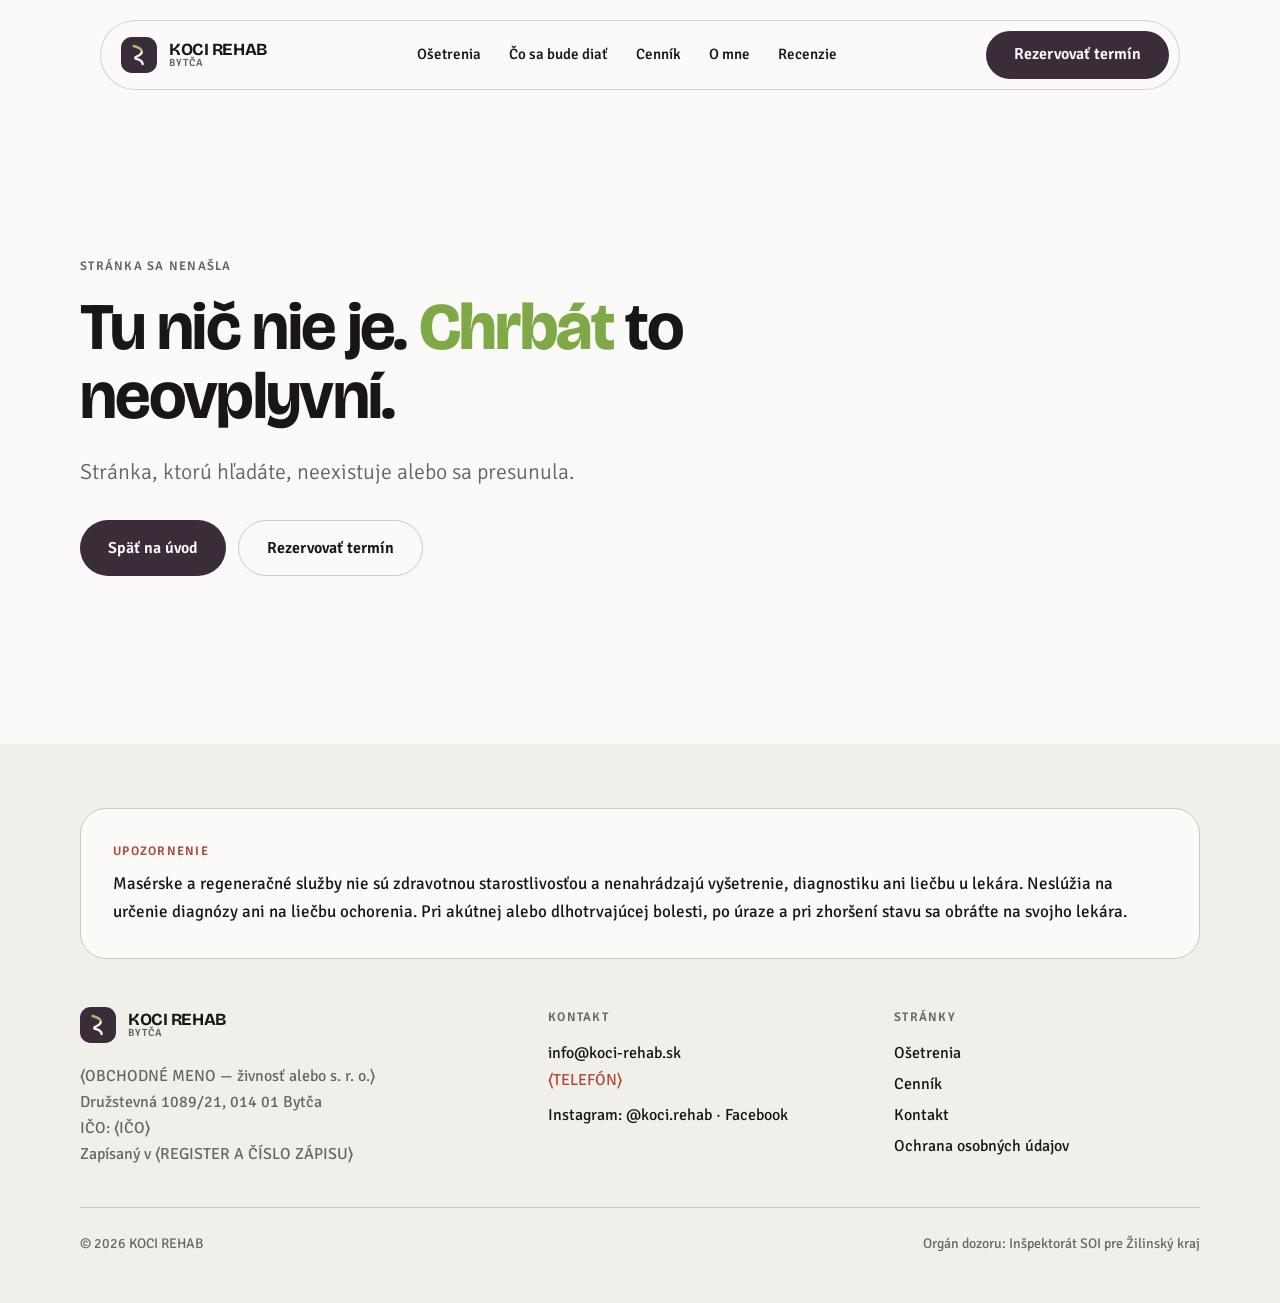
<file: problem/sedenie/index.html>
<!DOCTYPE html><html lang="sk"><head><meta charSet="utf-8"/><meta name="viewport" content="width=device-width, initial-scale=1"/><link rel="preload" as="image" href="/assets/miestnost-DCXzS1XY.jpg"/><link rel="stylesheet" href="/assets/styles-DVFn7D5O.css" data-precedence="default"/><link rel="stylesheet" href="https://fonts.googleapis.com/css2?family=Bricolage+Grotesque:opsz,wght@12..96,400..800&amp;family=Signika:wght@300;400;500;600;700&amp;display=swap" data-precedence="default"/><title>Bolí ma chrbát, keď dlho sedím — čo s tým | KOCI REHAB Bytča</title><meta name="author" content="KOCI REHAB"/><meta property="og:site_name" content="KOCI REHAB"/><meta name="description" content="Najčastejšia vec, s ktorou ku mne ľudia prídu. Pri sedení sa skracujú bedrové svaly a hrudná chrbtica stuhne. Prejdeme, ako sedíte, uvoľníme, čo je stiahnu"/><meta property="og:title" content="Bolí ma chrbát, keď dlho sedím — čo s tým | KOCI REHAB Bytča"/><meta property="og:description" content="Najčastejšia vec, s ktorou ku mne ľudia prídu. Pri sedení sa skracujú bedrové svaly a hrudná chrbtica stuhne. Prejdeme, ako sedíte, uvoľníme, čo je stiahnu"/><meta property="og:type" content="website"/><meta property="og:locale" content="sk_SK"/><meta name="twitter:card" content="summary_large_image"/><meta name="twitter:title" content="Bolí ma chrbát, keď dlho sedím — čo s tým | KOCI REHAB Bytča"/><meta name="twitter:description" content="Najčastejšia vec, s ktorou ku mne ľudia prídu. Pri sedení sa skracujú bedrové svaly a hrudná chrbtica stuhne. Prejdeme, ako sedíte, uvoľníme, čo je stiahnu"/><link rel="modulepreload" href="/assets/index-Bzqu0JSJ.js"/><link rel="modulepreload" href="/assets/problem._id-BHbKIqIh.js"/><link rel="modulepreload" href="/assets/detaily-SzGJUnUM.js"/><link rel="modulepreload" href="/assets/miestnost-CCGuHum9.js"/><link rel="modulepreload" href="/assets/pohyb-jsU8zKBs.js"/><link rel="icon" href="/favicon.png" type="image/png"/><meta name="robots" content="noindex, nofollow"/><link rel="preconnect" href="https://fonts.googleapis.com"/><link rel="preconnect" href="https://fonts.gstatic.com" crossorigin="anonymous"/><script>document.documentElement.classList.add('js')</script><meta property="og:image" content="https://pub-bb2e103a32db4e198524a2e9ed8f35b4.r2.dev/lovp_61adejw85m9a0v0zsjh27c3vh3/a80eacad7b81d53045d0ef389733400b_1791509044679.png"><meta name="twitter:image" content="https://pub-bb2e103a32db4e198524a2e9ed8f35b4.r2.dev/lovp_61adejw85m9a0v0zsjh27c3vh3/a80eacad7b81d53045d0ef389733400b_1791509044679.png"></head><body><a href="#obsah" class="sr-only focus:not-sr-only focus:fixed focus:left-4 focus:top-4 focus:z-[90] focus:rounded-full focus:bg-papier focus:px-5 focus:py-3">Preskočiť na obsah</a><header class="fixed inset-x-0 top-5 z-50 hidden px-4 md:block"><nav aria-label="Hlavné menu" class="menu-pill mx-auto flex items-center justify-between gap-6 max-w-[1080px] py-2.5 pl-5 pr-2.5"><a class="flex items-center gap-3" aria-label="KOCI REHAB, úvod" href="/"><svg viewBox="0 0 40 40" class="h-9 w-9" fill="none" aria-hidden="true"><rect width="40" height="40" rx="12" fill="var(--sliva)"></rect><path d="M14 10c6 1.5 9 3.5 9 6" stroke="var(--zelena-sv)" stroke-width="2.6" stroke-linecap="round"></path><path d="M23 17c0 2.5-3.5 4-7 5.5" stroke="var(--papier)" stroke-width="2.6" stroke-linecap="round"></path><path d="M16 24c4.5 1 8 3 8 6" stroke="var(--papier)" stroke-width="2.6" stroke-linecap="round"></path></svg><span class="leading-none"><span class="block font-display text-[17px] font-bold tracking-tight">KOCI REHAB</span><span class="stitok block text-[10.5px] text-seda">Bytča</span></span></a><ul class="flex items-center gap-1 text-[15px] font-medium"><li><a class="rounded-full px-3 py-2 transition-colors hover:bg-len" href="/osetrenia">Ošetrenia</a></li><li><a class="rounded-full px-3 py-2 transition-colors hover:bg-len" href="/co-sa-bude-diat">Čo sa bude diať</a></li><li><a class="rounded-full px-3 py-2 transition-colors hover:bg-len" href="/cennik">Cenník</a></li><li><a class="rounded-full px-3 py-2 transition-colors hover:bg-len" href="/kto-som">O mne</a></li><li><a class="rounded-full px-3 py-2 transition-colors hover:bg-len" href="/recenzie">Recenzie</a></li></ul><a class="btn btn-primar !h-12" href="/rezervacia">Rezervovať termín</a></nav></header><header class="fixed inset-x-0 top-3 z-50 px-3 md:hidden"><div class="menu-pill flex items-center justify-between px-3 py-2"><a class="flex items-center gap-3" aria-label="KOCI REHAB, úvod" href="/"><svg viewBox="0 0 40 40" class="h-9 w-9" fill="none" aria-hidden="true"><rect width="40" height="40" rx="12" fill="var(--sliva)"></rect><path d="M14 10c6 1.5 9 3.5 9 6" stroke="var(--zelena-sv)" stroke-width="2.6" stroke-linecap="round"></path><path d="M23 17c0 2.5-3.5 4-7 5.5" stroke="var(--papier)" stroke-width="2.6" stroke-linecap="round"></path><path d="M16 24c4.5 1 8 3 8 6" stroke="var(--papier)" stroke-width="2.6" stroke-linecap="round"></path></svg><span class="leading-none"><span class="block font-display text-[17px] font-bold tracking-tight">KOCI REHAB</span><span class="stitok block text-[10.5px] text-seda">Bytča</span></span></a><button type="button" aria-expanded="false" aria-label="Menu" class="flex h-12 items-center gap-2 rounded-full px-4 font-medium">Menu <span class="plus"></span></button></div></header><div class="fixed inset-x-0 bottom-3 z-50 px-3 md:hidden"><div class="menu-pill p-1.5"><a class="btn btn-primar w-full" href="/rezervacia">Rezervovať termín</a></div></div><div class="prechod" aria-hidden="true"></div><main id="obsah"><!--$--><section class="obal pt-28 pb-10 md:pt-36"><div class="grid items-center gap-10 md:grid-cols-[1.2fr_1fr]"><div><p data-anim="true" class="stitok text-seda">S čím ľudia chodia</p><h1 data-anim="nadpis" class="h1 mt-5">„<!-- -->Bolí ma chrbát, keď dlho sedím<!-- -->.&quot;</h1><p data-anim="true" style="--i:1" class="perex telo mt-7">Najčastejšia vec, s ktorou ku mne ľudia prídu. Pri sedení sa skracujú bedrové svaly a hrudná chrbtica stuhne. Prejdeme, ako sedíte, uvoľníme, čo je stiahnuté, a ukážem vám dve cviky, ktoré sa dajú robiť pri stole.</p><div data-anim="true" style="--i:2" class="mt-9 flex flex-wrap gap-3"><a class="btn btn-primar" href="/rezervacia">Rezervovať termín <svg viewBox="0 0 24 24" class="h-5 w-5" fill="none" stroke="currentColor" stroke-width="1.25" stroke-linecap="round" stroke-linejoin="round" aria-hidden="true"><path d="M4 12h15M13 6l6 6-6 6"></path></svg></a><a class="btn btn-sek" href="/co-sa-bude-diat">Čo sa bude diať</a></div></div><figure class="aspect-[4/3]"><div data-anim="foto" class="overflow-hidden rounded-[26px] h-full"><img src="/assets/miestnost-DCXzS1XY.jpg" alt="Ošetrovňa KOCI REHAB" width="1280" height="960" loading="eager" decoding="async" class="h-full w-full object-cover"/></div><figcaption class="ilustr">Ilustračná fotografia.</figcaption></figure></div></section><section class="obal sekcia"><h2 data-anim="nadpis" class="h2">Iné vety, ktoré ľudia hovoria</h2><div class="mt-8 grid gap-3 sm:grid-cols-2 lg:grid-cols-5"><a class="karta karta-hover p-6 font-display text-[19px] font-semibold leading-snug" href="/problem/rano"><span class="pruh pruh-rucne"></span>„<!-- -->Ráno sa neviem narovnať<!-- -->.&quot;</a><a class="karta karta-hover p-6 font-display text-[19px] font-semibold leading-snug" href="/problem/kriz"><span class="pruh pruh-rucne"></span>„<!-- -->Strelilo mi do krížov<!-- -->.&quot;</a><a class="karta karta-hover p-6 font-display text-[19px] font-semibold leading-snug" href="/problem/krk"><span class="pruh pruh-rucne"></span>„<!-- -->Bolí ma krk a hlava<!-- -->.&quot;</a><a class="karta karta-hover p-6 font-display text-[19px] font-semibold leading-snug" href="/problem/sport"><span class="pruh pruh-rucne"></span>„<!-- -->Športujem a niečo mi nesedí<!-- -->.&quot;</a><a class="karta karta-hover p-6 font-display text-[19px] font-semibold leading-snug" href="/problem/prevencia"><span class="pruh pruh-rucne"></span>„<!-- -->Nič ma nebolí, chcem to tak nechať<!-- -->.&quot;</a></div></section><section class="obal sekcia"><div class="karta flex flex-col items-start justify-between gap-6 p-8 md:flex-row md:items-center md:p-12"><span class="pruh pruh-rucne"></span><div><h2 data-anim="nadpis" class="h2">Prvé sedenie trvá hodinu a stojí 90 €.</h2><p class="mt-3 text-seda">Dopredu viete, čo sa bude diať. Pri akútnej bolesti radšej zavolajte: <span class="text-tehla">⟨TELEFÓN⟩</span></p></div><a class="btn btn-primar" href="/rezervacia">Rezervovať termín <svg viewBox="0 0 24 24" class="h-5 w-5" fill="none" stroke="currentColor" stroke-width="1.25" stroke-linecap="round" stroke-linejoin="round" aria-hidden="true"><path d="M4 12h15M13 6l6 6-6 6"></path></svg></a></div></section><script>(function(a,f){let l;try{l=JSON.parse(sessionStorage.getItem(a)||"{}")}catch{return}const n=l?.[f||history.state?.__TSR_key];let c=!1;for(const t in n){const e=n[t],o=e?.scrollX,s=e?.scrollY;if(Number.isFinite(o)&&Number.isFinite(s)){if(t==="window")scrollTo(o,s),c=!0;else if(t)try{const r=document.querySelector(t);r&&(r.scrollLeft=o,r.scrollTop=s)}catch{}}}if(c)return;const i=location.hash.slice(1);if(i){const t=history.state?.__hashScrollIntoViewOptions??!0;if(t){const e=document.getElementById(i);e&&e.scrollIntoView(t)}return}scrollTo(0,0)})("tsr-scroll-restoration-v1_3");document.currentScript.remove()</script><!--/$--></main><footer class="mt-6 bg-len pb-28 pt-16 md:pb-12"><div class="obal"><div data-vzdy="true" class="rounded-[26px] border border-linka bg-papier p-6 md:p-8"><p class="stitok mb-2 text-tehla">Upozornenie</p><p class="text-[17px] leading-relaxed">Masérske a regeneračné služby nie sú zdravotnou starostlivosťou a nenahrádzajú vyšetrenie, diagnostiku ani liečbu u lekára. Neslúžia na určenie diagnózy ani na liečbu ochorenia. Pri akútnej alebo dlhotrvajúcej bolesti, po úraze a pri zhoršení stavu sa obráťte na svojho lekára.</p></div><div class="mt-12 grid gap-10 md:grid-cols-[1.4fr_1fr_1fr]"><div><a class="flex items-center gap-3" aria-label="KOCI REHAB, úvod" href="/"><svg viewBox="0 0 40 40" class="h-9 w-9" fill="none" aria-hidden="true"><rect width="40" height="40" rx="12" fill="var(--sliva)"></rect><path d="M14 10c6 1.5 9 3.5 9 6" stroke="var(--zelena-sv)" stroke-width="2.6" stroke-linecap="round"></path><path d="M23 17c0 2.5-3.5 4-7 5.5" stroke="var(--papier)" stroke-width="2.6" stroke-linecap="round"></path><path d="M16 24c4.5 1 8 3 8 6" stroke="var(--papier)" stroke-width="2.6" stroke-linecap="round"></path></svg><span class="leading-none"><span class="block font-display text-[17px] font-bold tracking-tight">KOCI REHAB</span><span class="stitok block text-[10.5px] text-seda">Bytča</span></span></a><p class="mt-5 text-[16px] leading-relaxed text-seda">⟨OBCHODNÉ MENO — živnosť alebo s. r. o.⟩<br/>Družstevná 1089/21, 014 01 Bytča<br/>IČO: <!-- -->⟨IČO⟩<br/>Zapísaný v <!-- -->⟨REGISTER A ČÍSLO ZÁPISU⟩</p></div><div class="text-[16px]"><p class="stitok mb-3 text-seda">Kontakt</p><p><a class="underline-offset-4 hover:underline" href="mailto:info@koci-rehab.sk">info@koci-rehab.sk</a></p><p class="text-tehla">⟨TELEFÓN⟩</p><p class="mt-2"><a href="https://www.instagram.com/koci.rehab/" class="hover:underline" rel="noopener" target="_blank">Instagram: @koci.rehab</a> ·<!-- --> <a href="https://www.facebook.com/" class="hover:underline" rel="noopener" target="_blank">Facebook</a></p></div><div class="text-[16px]"><p class="stitok mb-3 text-seda">Stránky</p><ul class="space-y-1"><li><a class="hover:underline" href="/osetrenia">Ošetrenia</a></li><li><a class="hover:underline" href="/cennik">Cenník</a></li><li><a class="hover:underline" href="/kontakt">Kontakt</a></li><li><a class="hover:underline" href="/ochrana-osobnych-udajov">Ochrana osobných údajov</a></li></ul></div></div><div class="mt-10 flex flex-wrap justify-between gap-3 border-t border-linka pt-6 text-[14px] text-seda"><p>© <!-- -->2026<!-- --> KOCI REHAB</p><p>Orgán dozoru: Inšpektorát SOI pre Žilinský kraj</p></div></div></footer><script data-tsr-stream-part="">(self.$R=self.$R||{})["tsr"]=[];self.$_TSR={h(){this.hydrated=!0,this.c()},e(){this.streamEnded=!0,this.c()},c(){this.hydrated&&this.streamEnded&&(delete self.$_TSR,delete self.$R.tsr)},p(e){this.initialized?e():this.buffer.push(e)},buffer:[]};$_TSR.router=($R=>$R[0]={manifest:$R[1]={routes:$R[2]={__root__:$R[3]={preloads:$R[4]=["/assets/index-Bzqu0JSJ.js"],scripts:$R[5]=[$R[6]={attrs:$R[7]={type:"module",async:!0,src:"/assets/index-Bzqu0JSJ.js"}}]},"/problem/$id":$R[8]={preloads:$R[9]=["/assets/problem._id-BHbKIqIh.js","/assets/detaily-SzGJUnUM.js","/assets/miestnost-CCGuHum9.js","/assets/pohyb-jsU8zKBs.js"]}}},matches:$R[10]=[$R[11]={i:"__root__ ",u:1791512291312,s:"success",ssr:!0},$R[12]={i:" problem $id problem sedenie",u:1791512291312,s:"success",l:$R[13]={id:"sedenie",otazka:"Bolí ma chrbát, keď dlho sedím",text:"Najčastejšia vec, s ktorou ku mne ľudia prídu. Pri sedení sa skracujú bedrové svaly a hrudná chrbtica stuhne. Prejdeme, ako sedíte, uvoľníme, čo je stiahnuté, a ukážem vám dve cviky, ktoré sa dajú robiť pri stole."},ssr:!0}]})($R["tsr"]);$_TSR.e();{let s=document.currentScript,p;while((p=s.previousElementSibling)&&p.hasAttribute('data-tsr-stream-part'))p.remove();s.remove()}</script><script type="module" async="" src="/assets/index-Bzqu0JSJ.js"></script><script>document.currentScript.remove();/*$tsr-stream-boundary*/</script></body></html>
</file>
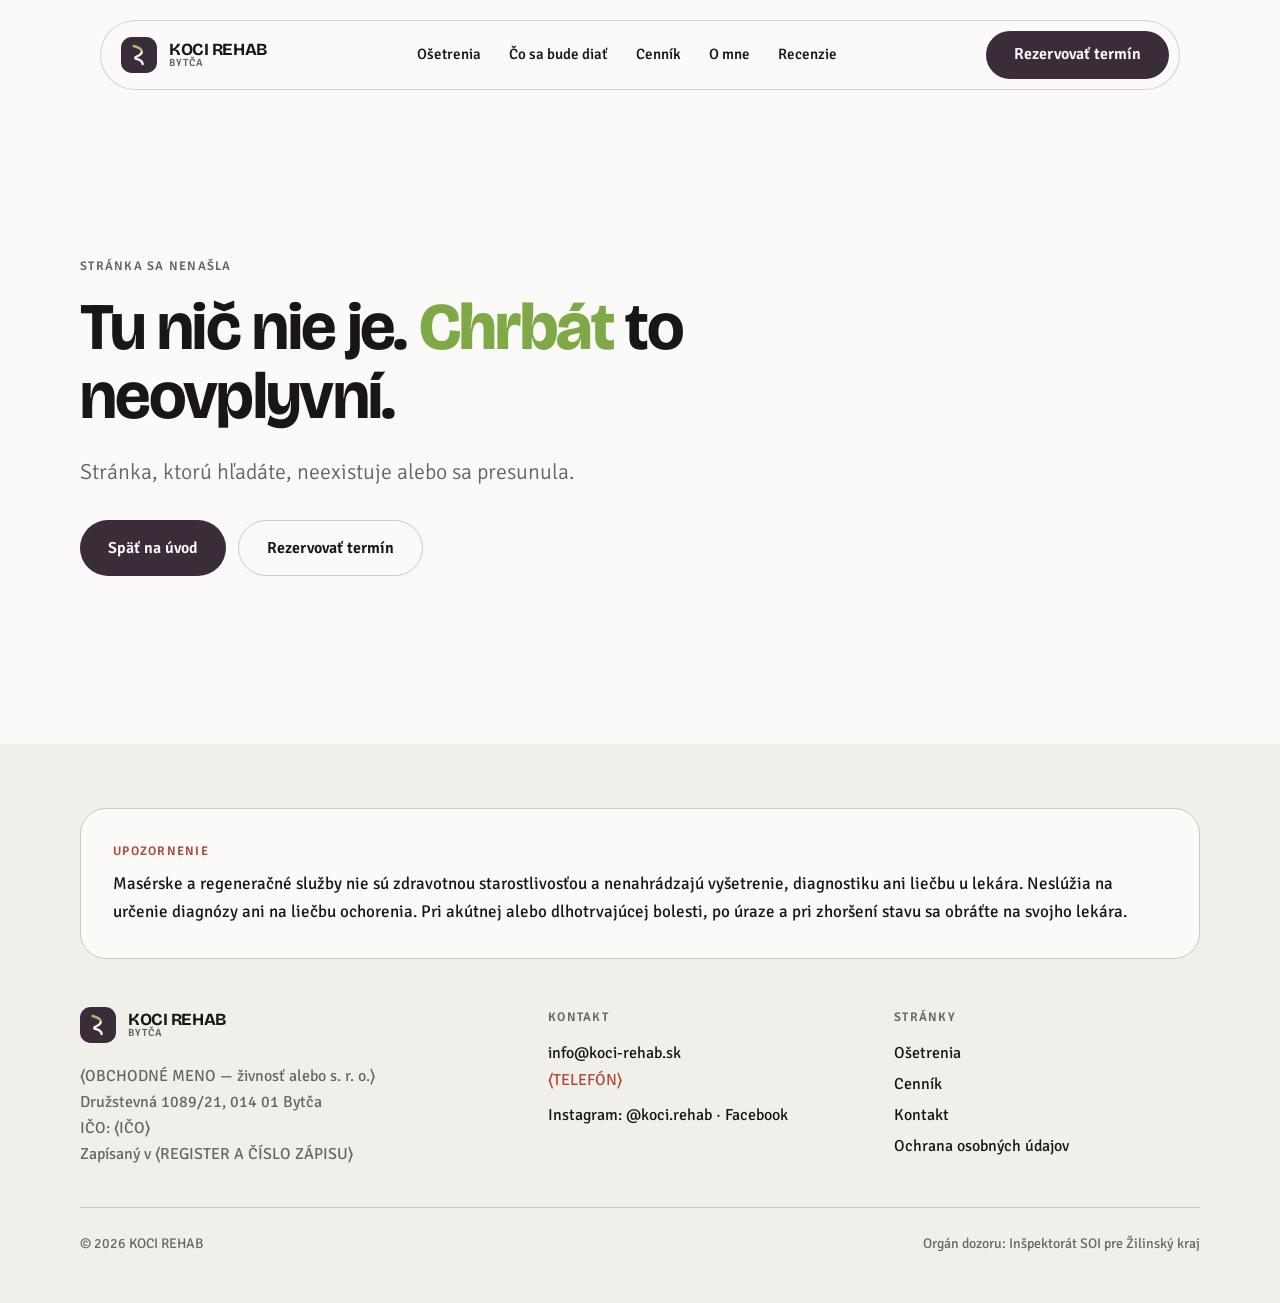
<file: problem/sport/index.html>
<!DOCTYPE html><html lang="sk"><head><meta charSet="utf-8"/><meta name="viewport" content="width=device-width, initial-scale=1"/><link rel="preload" as="image" href="/assets/pohyb-BQ4J9PYO.jpg"/><link rel="stylesheet" href="/assets/styles-DVFn7D5O.css" data-precedence="default"/><link rel="stylesheet" href="https://fonts.googleapis.com/css2?family=Bricolage+Grotesque:opsz,wght@12..96,400..800&amp;family=Signika:wght@300;400;500;600;700&amp;display=swap" data-precedence="default"/><title>Športujem a niečo mi nesedí — čo s tým | KOCI REHAB Bytča</title><meta name="author" content="KOCI REHAB"/><meta property="og:site_name" content="KOCI REHAB"/><meta name="description" content="Svalové dysbalancie z jednostranného zaťaženia. Nájdeme, ktorá strana ťahá viac, a vyrovnáme to."/><meta property="og:title" content="Športujem a niečo mi nesedí — čo s tým | KOCI REHAB Bytča"/><meta property="og:description" content="Svalové dysbalancie z jednostranného zaťaženia. Nájdeme, ktorá strana ťahá viac, a vyrovnáme to."/><meta property="og:type" content="website"/><meta property="og:locale" content="sk_SK"/><meta name="twitter:card" content="summary_large_image"/><meta name="twitter:title" content="Športujem a niečo mi nesedí — čo s tým | KOCI REHAB Bytča"/><meta name="twitter:description" content="Svalové dysbalancie z jednostranného zaťaženia. Nájdeme, ktorá strana ťahá viac, a vyrovnáme to."/><link rel="modulepreload" href="/assets/index-Bzqu0JSJ.js"/><link rel="modulepreload" href="/assets/problem._id-BHbKIqIh.js"/><link rel="modulepreload" href="/assets/detaily-SzGJUnUM.js"/><link rel="modulepreload" href="/assets/miestnost-CCGuHum9.js"/><link rel="modulepreload" href="/assets/pohyb-jsU8zKBs.js"/><link rel="icon" href="/favicon.png" type="image/png"/><meta name="robots" content="noindex, nofollow"/><link rel="preconnect" href="https://fonts.googleapis.com"/><link rel="preconnect" href="https://fonts.gstatic.com" crossorigin="anonymous"/><script>document.documentElement.classList.add('js')</script><meta property="og:image" content="https://pub-bb2e103a32db4e198524a2e9ed8f35b4.r2.dev/lovp_61adejw85m9a0v0zsjh27c3vh3/a80eacad7b81d53045d0ef389733400b_1791509044679.png"><meta name="twitter:image" content="https://pub-bb2e103a32db4e198524a2e9ed8f35b4.r2.dev/lovp_61adejw85m9a0v0zsjh27c3vh3/a80eacad7b81d53045d0ef389733400b_1791509044679.png"></head><body><a href="#obsah" class="sr-only focus:not-sr-only focus:fixed focus:left-4 focus:top-4 focus:z-[90] focus:rounded-full focus:bg-papier focus:px-5 focus:py-3">Preskočiť na obsah</a><header class="fixed inset-x-0 top-5 z-50 hidden px-4 md:block"><nav aria-label="Hlavné menu" class="menu-pill mx-auto flex items-center justify-between gap-6 max-w-[1080px] py-2.5 pl-5 pr-2.5"><a class="flex items-center gap-3" aria-label="KOCI REHAB, úvod" href="/"><svg viewBox="0 0 40 40" class="h-9 w-9" fill="none" aria-hidden="true"><rect width="40" height="40" rx="12" fill="var(--sliva)"></rect><path d="M14 10c6 1.5 9 3.5 9 6" stroke="var(--zelena-sv)" stroke-width="2.6" stroke-linecap="round"></path><path d="M23 17c0 2.5-3.5 4-7 5.5" stroke="var(--papier)" stroke-width="2.6" stroke-linecap="round"></path><path d="M16 24c4.5 1 8 3 8 6" stroke="var(--papier)" stroke-width="2.6" stroke-linecap="round"></path></svg><span class="leading-none"><span class="block font-display text-[17px] font-bold tracking-tight">KOCI REHAB</span><span class="stitok block text-[10.5px] text-seda">Bytča</span></span></a><ul class="flex items-center gap-1 text-[15px] font-medium"><li><a class="rounded-full px-3 py-2 transition-colors hover:bg-len" href="/osetrenia">Ošetrenia</a></li><li><a class="rounded-full px-3 py-2 transition-colors hover:bg-len" href="/co-sa-bude-diat">Čo sa bude diať</a></li><li><a class="rounded-full px-3 py-2 transition-colors hover:bg-len" href="/cennik">Cenník</a></li><li><a class="rounded-full px-3 py-2 transition-colors hover:bg-len" href="/kto-som">O mne</a></li><li><a class="rounded-full px-3 py-2 transition-colors hover:bg-len" href="/recenzie">Recenzie</a></li></ul><a class="btn btn-primar !h-12" href="/rezervacia">Rezervovať termín</a></nav></header><header class="fixed inset-x-0 top-3 z-50 px-3 md:hidden"><div class="menu-pill flex items-center justify-between px-3 py-2"><a class="flex items-center gap-3" aria-label="KOCI REHAB, úvod" href="/"><svg viewBox="0 0 40 40" class="h-9 w-9" fill="none" aria-hidden="true"><rect width="40" height="40" rx="12" fill="var(--sliva)"></rect><path d="M14 10c6 1.5 9 3.5 9 6" stroke="var(--zelena-sv)" stroke-width="2.6" stroke-linecap="round"></path><path d="M23 17c0 2.5-3.5 4-7 5.5" stroke="var(--papier)" stroke-width="2.6" stroke-linecap="round"></path><path d="M16 24c4.5 1 8 3 8 6" stroke="var(--papier)" stroke-width="2.6" stroke-linecap="round"></path></svg><span class="leading-none"><span class="block font-display text-[17px] font-bold tracking-tight">KOCI REHAB</span><span class="stitok block text-[10.5px] text-seda">Bytča</span></span></a><button type="button" aria-expanded="false" aria-label="Menu" class="flex h-12 items-center gap-2 rounded-full px-4 font-medium">Menu <span class="plus"></span></button></div></header><div class="fixed inset-x-0 bottom-3 z-50 px-3 md:hidden"><div class="menu-pill p-1.5"><a class="btn btn-primar w-full" href="/rezervacia">Rezervovať termín</a></div></div><div class="prechod" aria-hidden="true"></div><main id="obsah"><!--$--><section class="obal pt-28 pb-10 md:pt-36"><div class="grid items-center gap-10 md:grid-cols-[1.2fr_1fr]"><div><p data-anim="true" class="stitok text-seda">S čím ľudia chodia</p><h1 data-anim="nadpis" class="h1 mt-5">„<!-- -->Športujem a niečo mi nesedí<!-- -->.&quot;</h1><p data-anim="true" style="--i:1" class="perex telo mt-7">Svalové dysbalancie z jednostranného zaťaženia. Nájdeme, ktorá strana ťahá viac, a vyrovnáme to.</p><div data-anim="true" style="--i:2" class="mt-9 flex flex-wrap gap-3"><a class="btn btn-primar" href="/rezervacia">Rezervovať termín <svg viewBox="0 0 24 24" class="h-5 w-5" fill="none" stroke="currentColor" stroke-width="1.25" stroke-linecap="round" stroke-linejoin="round" aria-hidden="true"><path d="M4 12h15M13 6l6 6-6 6"></path></svg></a><a class="btn btn-sek" href="/co-sa-bude-diat">Čo sa bude diať</a></div></div><figure class="aspect-[4/3]"><div data-anim="foto" class="overflow-hidden rounded-[26px] h-full"><img src="/assets/pohyb-BQ4J9PYO.jpg" alt="Ošetrovňa KOCI REHAB" width="1280" height="960" loading="eager" decoding="async" class="h-full w-full object-cover"/></div><figcaption class="ilustr">Ilustračná fotografia.</figcaption></figure></div></section><section class="obal sekcia"><h2 data-anim="nadpis" class="h2">Iné vety, ktoré ľudia hovoria</h2><div class="mt-8 grid gap-3 sm:grid-cols-2 lg:grid-cols-5"><a class="karta karta-hover p-6 font-display text-[19px] font-semibold leading-snug" href="/problem/sedenie"><span class="pruh pruh-rucne"></span>„<!-- -->Bolí ma chrbát, keď dlho sedím<!-- -->.&quot;</a><a class="karta karta-hover p-6 font-display text-[19px] font-semibold leading-snug" href="/problem/rano"><span class="pruh pruh-rucne"></span>„<!-- -->Ráno sa neviem narovnať<!-- -->.&quot;</a><a class="karta karta-hover p-6 font-display text-[19px] font-semibold leading-snug" href="/problem/kriz"><span class="pruh pruh-rucne"></span>„<!-- -->Strelilo mi do krížov<!-- -->.&quot;</a><a class="karta karta-hover p-6 font-display text-[19px] font-semibold leading-snug" href="/problem/krk"><span class="pruh pruh-rucne"></span>„<!-- -->Bolí ma krk a hlava<!-- -->.&quot;</a><a class="karta karta-hover p-6 font-display text-[19px] font-semibold leading-snug" href="/problem/prevencia"><span class="pruh pruh-rucne"></span>„<!-- -->Nič ma nebolí, chcem to tak nechať<!-- -->.&quot;</a></div></section><section class="obal sekcia"><div class="karta flex flex-col items-start justify-between gap-6 p-8 md:flex-row md:items-center md:p-12"><span class="pruh pruh-rucne"></span><div><h2 data-anim="nadpis" class="h2">Prvé sedenie trvá hodinu a stojí 90 €.</h2><p class="mt-3 text-seda">Dopredu viete, čo sa bude diať. Pri akútnej bolesti radšej zavolajte: <span class="text-tehla">⟨TELEFÓN⟩</span></p></div><a class="btn btn-primar" href="/rezervacia">Rezervovať termín <svg viewBox="0 0 24 24" class="h-5 w-5" fill="none" stroke="currentColor" stroke-width="1.25" stroke-linecap="round" stroke-linejoin="round" aria-hidden="true"><path d="M4 12h15M13 6l6 6-6 6"></path></svg></a></div></section><script>(function(a,f){let l;try{l=JSON.parse(sessionStorage.getItem(a)||"{}")}catch{return}const n=l?.[f||history.state?.__TSR_key];let c=!1;for(const t in n){const e=n[t],o=e?.scrollX,s=e?.scrollY;if(Number.isFinite(o)&&Number.isFinite(s)){if(t==="window")scrollTo(o,s),c=!0;else if(t)try{const r=document.querySelector(t);r&&(r.scrollLeft=o,r.scrollTop=s)}catch{}}}if(c)return;const i=location.hash.slice(1);if(i){const t=history.state?.__hashScrollIntoViewOptions??!0;if(t){const e=document.getElementById(i);e&&e.scrollIntoView(t)}return}scrollTo(0,0)})("tsr-scroll-restoration-v1_3");document.currentScript.remove()</script><!--/$--></main><footer class="mt-6 bg-len pb-28 pt-16 md:pb-12"><div class="obal"><div data-vzdy="true" class="rounded-[26px] border border-linka bg-papier p-6 md:p-8"><p class="stitok mb-2 text-tehla">Upozornenie</p><p class="text-[17px] leading-relaxed">Masérske a regeneračné služby nie sú zdravotnou starostlivosťou a nenahrádzajú vyšetrenie, diagnostiku ani liečbu u lekára. Neslúžia na určenie diagnózy ani na liečbu ochorenia. Pri akútnej alebo dlhotrvajúcej bolesti, po úraze a pri zhoršení stavu sa obráťte na svojho lekára.</p></div><div class="mt-12 grid gap-10 md:grid-cols-[1.4fr_1fr_1fr]"><div><a class="flex items-center gap-3" aria-label="KOCI REHAB, úvod" href="/"><svg viewBox="0 0 40 40" class="h-9 w-9" fill="none" aria-hidden="true"><rect width="40" height="40" rx="12" fill="var(--sliva)"></rect><path d="M14 10c6 1.5 9 3.5 9 6" stroke="var(--zelena-sv)" stroke-width="2.6" stroke-linecap="round"></path><path d="M23 17c0 2.5-3.5 4-7 5.5" stroke="var(--papier)" stroke-width="2.6" stroke-linecap="round"></path><path d="M16 24c4.5 1 8 3 8 6" stroke="var(--papier)" stroke-width="2.6" stroke-linecap="round"></path></svg><span class="leading-none"><span class="block font-display text-[17px] font-bold tracking-tight">KOCI REHAB</span><span class="stitok block text-[10.5px] text-seda">Bytča</span></span></a><p class="mt-5 text-[16px] leading-relaxed text-seda">⟨OBCHODNÉ MENO — živnosť alebo s. r. o.⟩<br/>Družstevná 1089/21, 014 01 Bytča<br/>IČO: <!-- -->⟨IČO⟩<br/>Zapísaný v <!-- -->⟨REGISTER A ČÍSLO ZÁPISU⟩</p></div><div class="text-[16px]"><p class="stitok mb-3 text-seda">Kontakt</p><p><a class="underline-offset-4 hover:underline" href="mailto:info@koci-rehab.sk">info@koci-rehab.sk</a></p><p class="text-tehla">⟨TELEFÓN⟩</p><p class="mt-2"><a href="https://www.instagram.com/koci.rehab/" class="hover:underline" rel="noopener" target="_blank">Instagram: @koci.rehab</a> ·<!-- --> <a href="https://www.facebook.com/" class="hover:underline" rel="noopener" target="_blank">Facebook</a></p></div><div class="text-[16px]"><p class="stitok mb-3 text-seda">Stránky</p><ul class="space-y-1"><li><a class="hover:underline" href="/osetrenia">Ošetrenia</a></li><li><a class="hover:underline" href="/cennik">Cenník</a></li><li><a class="hover:underline" href="/kontakt">Kontakt</a></li><li><a class="hover:underline" href="/ochrana-osobnych-udajov">Ochrana osobných údajov</a></li></ul></div></div><div class="mt-10 flex flex-wrap justify-between gap-3 border-t border-linka pt-6 text-[14px] text-seda"><p>© <!-- -->2026<!-- --> KOCI REHAB</p><p>Orgán dozoru: Inšpektorát SOI pre Žilinský kraj</p></div></div></footer><script data-tsr-stream-part="">(self.$R=self.$R||{})["tsr"]=[];self.$_TSR={h(){this.hydrated=!0,this.c()},e(){this.streamEnded=!0,this.c()},c(){this.hydrated&&this.streamEnded&&(delete self.$_TSR,delete self.$R.tsr)},p(e){this.initialized?e():this.buffer.push(e)},buffer:[]};$_TSR.router=($R=>$R[0]={manifest:$R[1]={routes:$R[2]={__root__:$R[3]={preloads:$R[4]=["/assets/index-Bzqu0JSJ.js"],scripts:$R[5]=[$R[6]={attrs:$R[7]={type:"module",async:!0,src:"/assets/index-Bzqu0JSJ.js"}}]},"/problem/$id":$R[8]={preloads:$R[9]=["/assets/problem._id-BHbKIqIh.js","/assets/detaily-SzGJUnUM.js","/assets/miestnost-CCGuHum9.js","/assets/pohyb-jsU8zKBs.js"]}}},matches:$R[10]=[$R[11]={i:"__root__ ",u:1791512292408,s:"success",ssr:!0},$R[12]={i:" problem $id problem sport",u:1791512292408,s:"success",l:$R[13]={id:"sport",otazka:"Športujem a niečo mi nesedí",text:"Svalové dysbalancie z jednostranného zaťaženia. Nájdeme, ktorá strana ťahá viac, a vyrovnáme to."},ssr:!0}]})($R["tsr"]);$_TSR.e();{let s=document.currentScript,p;while((p=s.previousElementSibling)&&p.hasAttribute('data-tsr-stream-part'))p.remove();s.remove()}</script><script type="module" async="" src="/assets/index-Bzqu0JSJ.js"></script><script>document.currentScript.remove();/*$tsr-stream-boundary*/</script></body></html>
</file>
